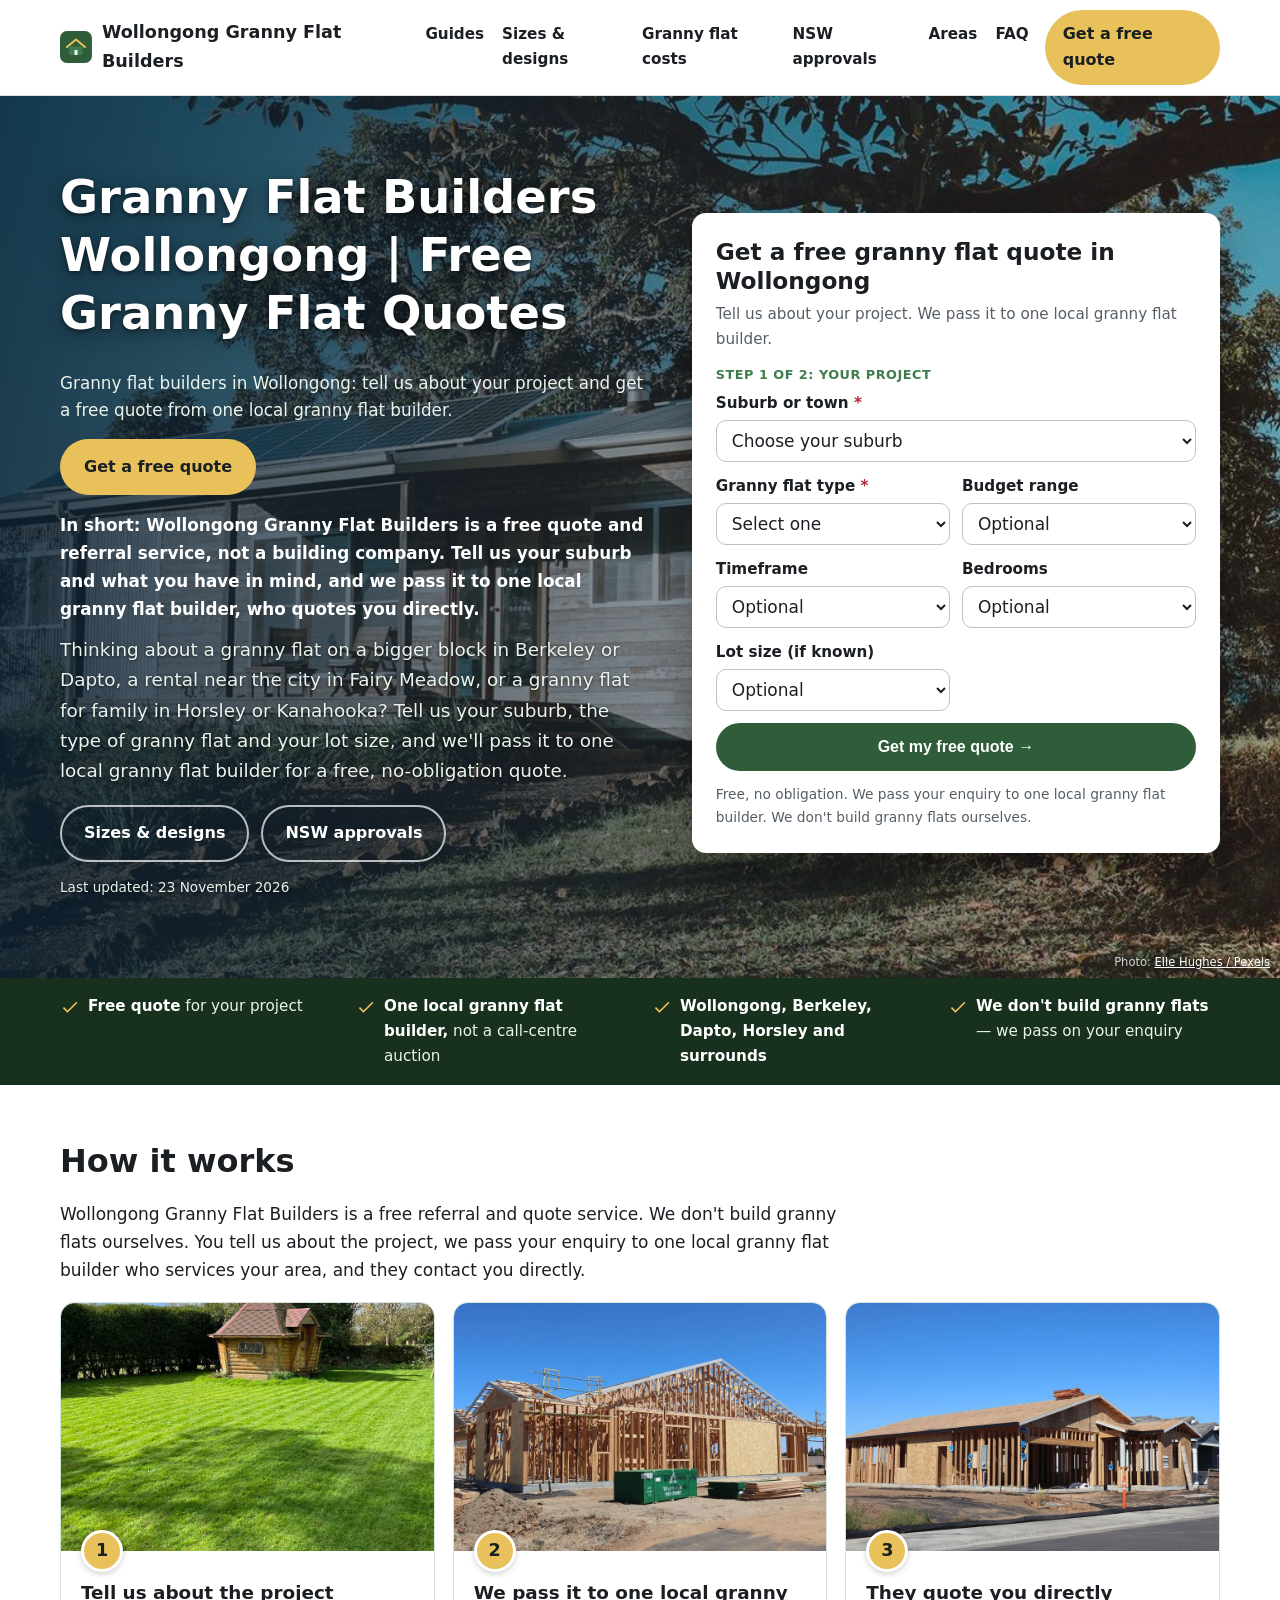
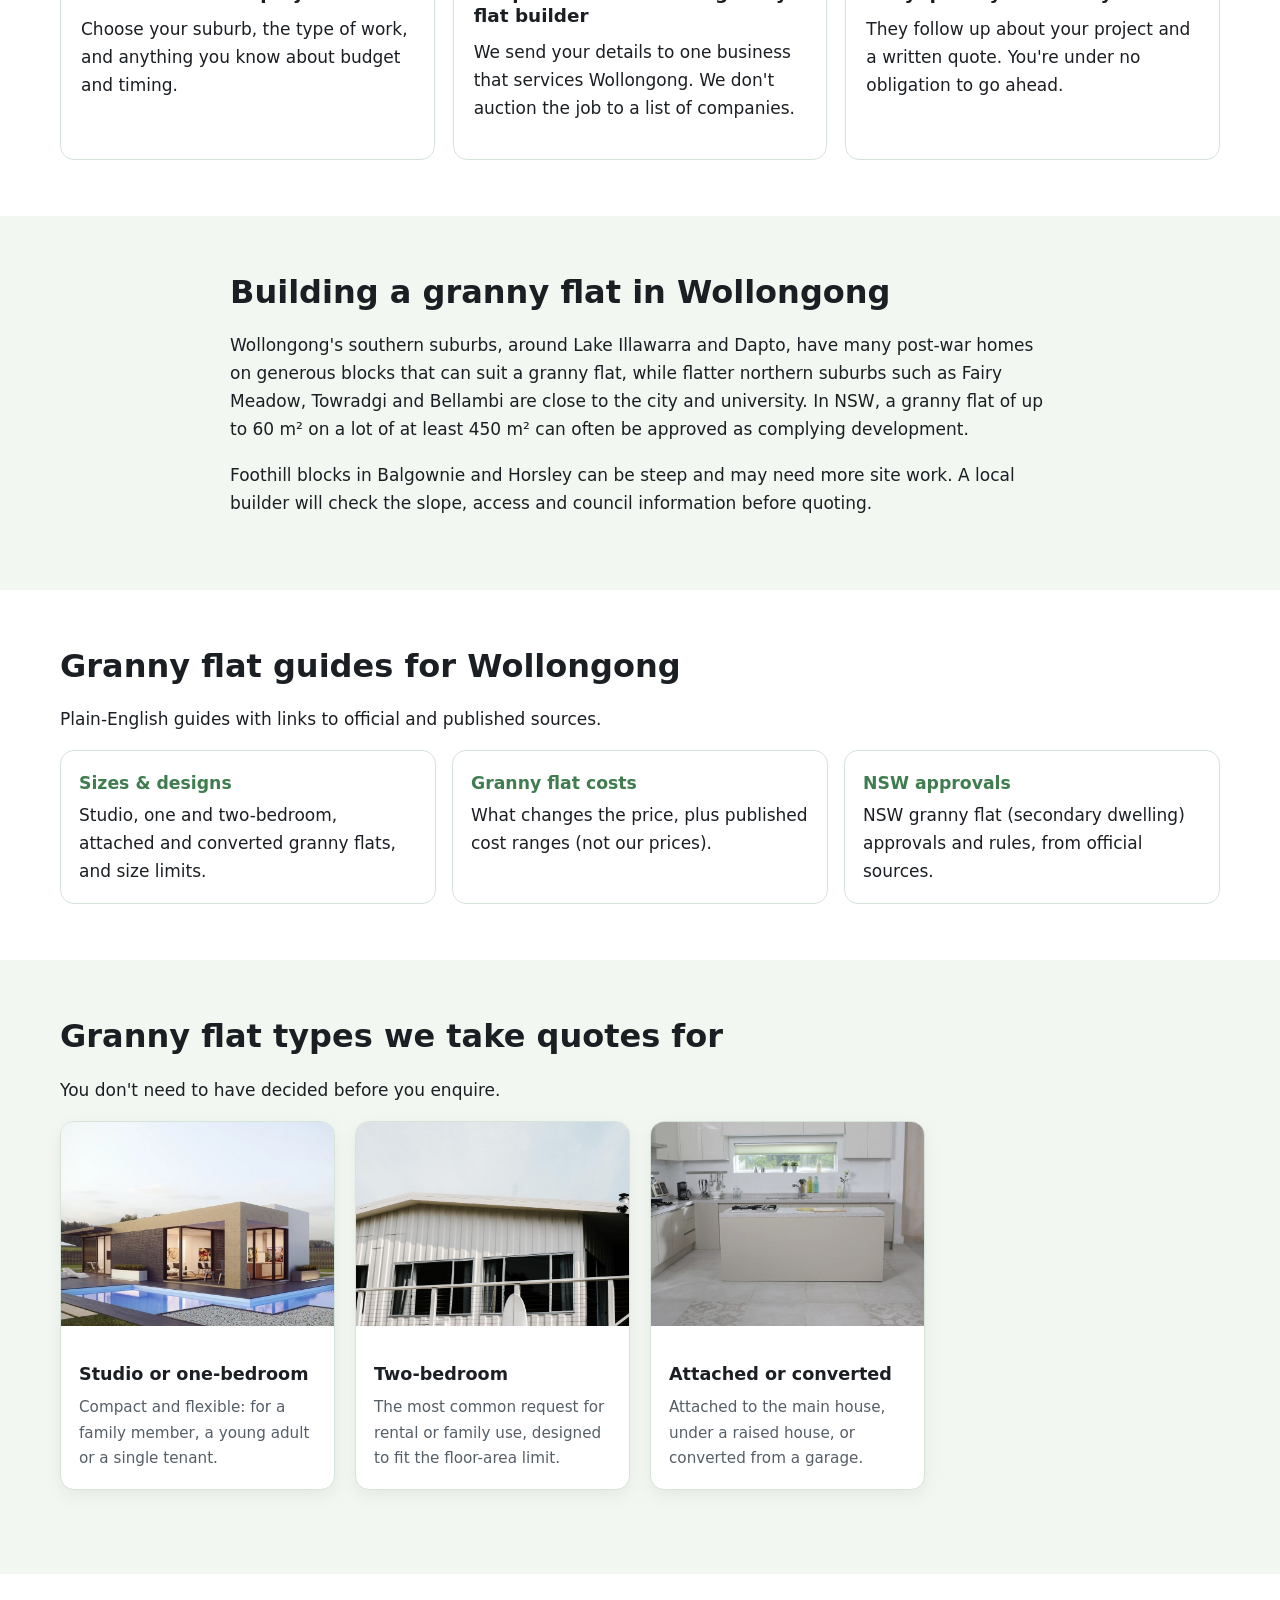
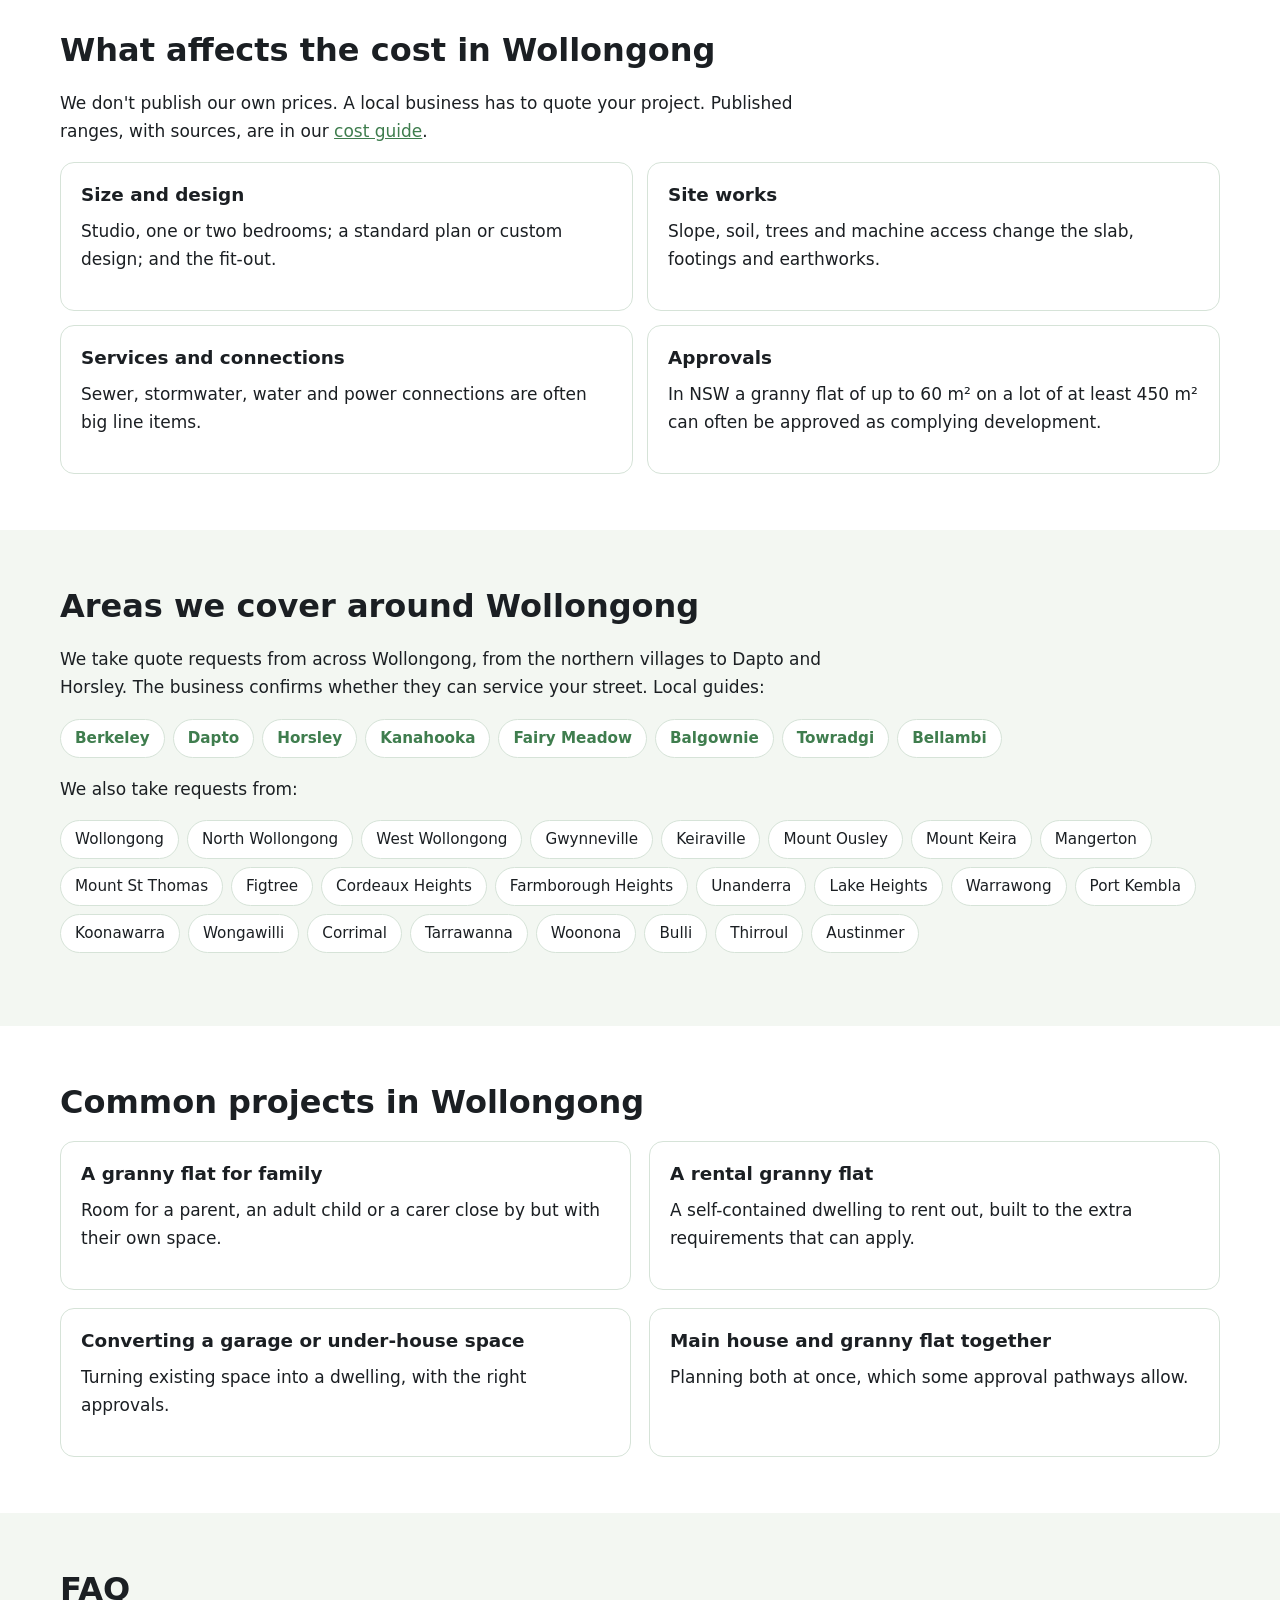
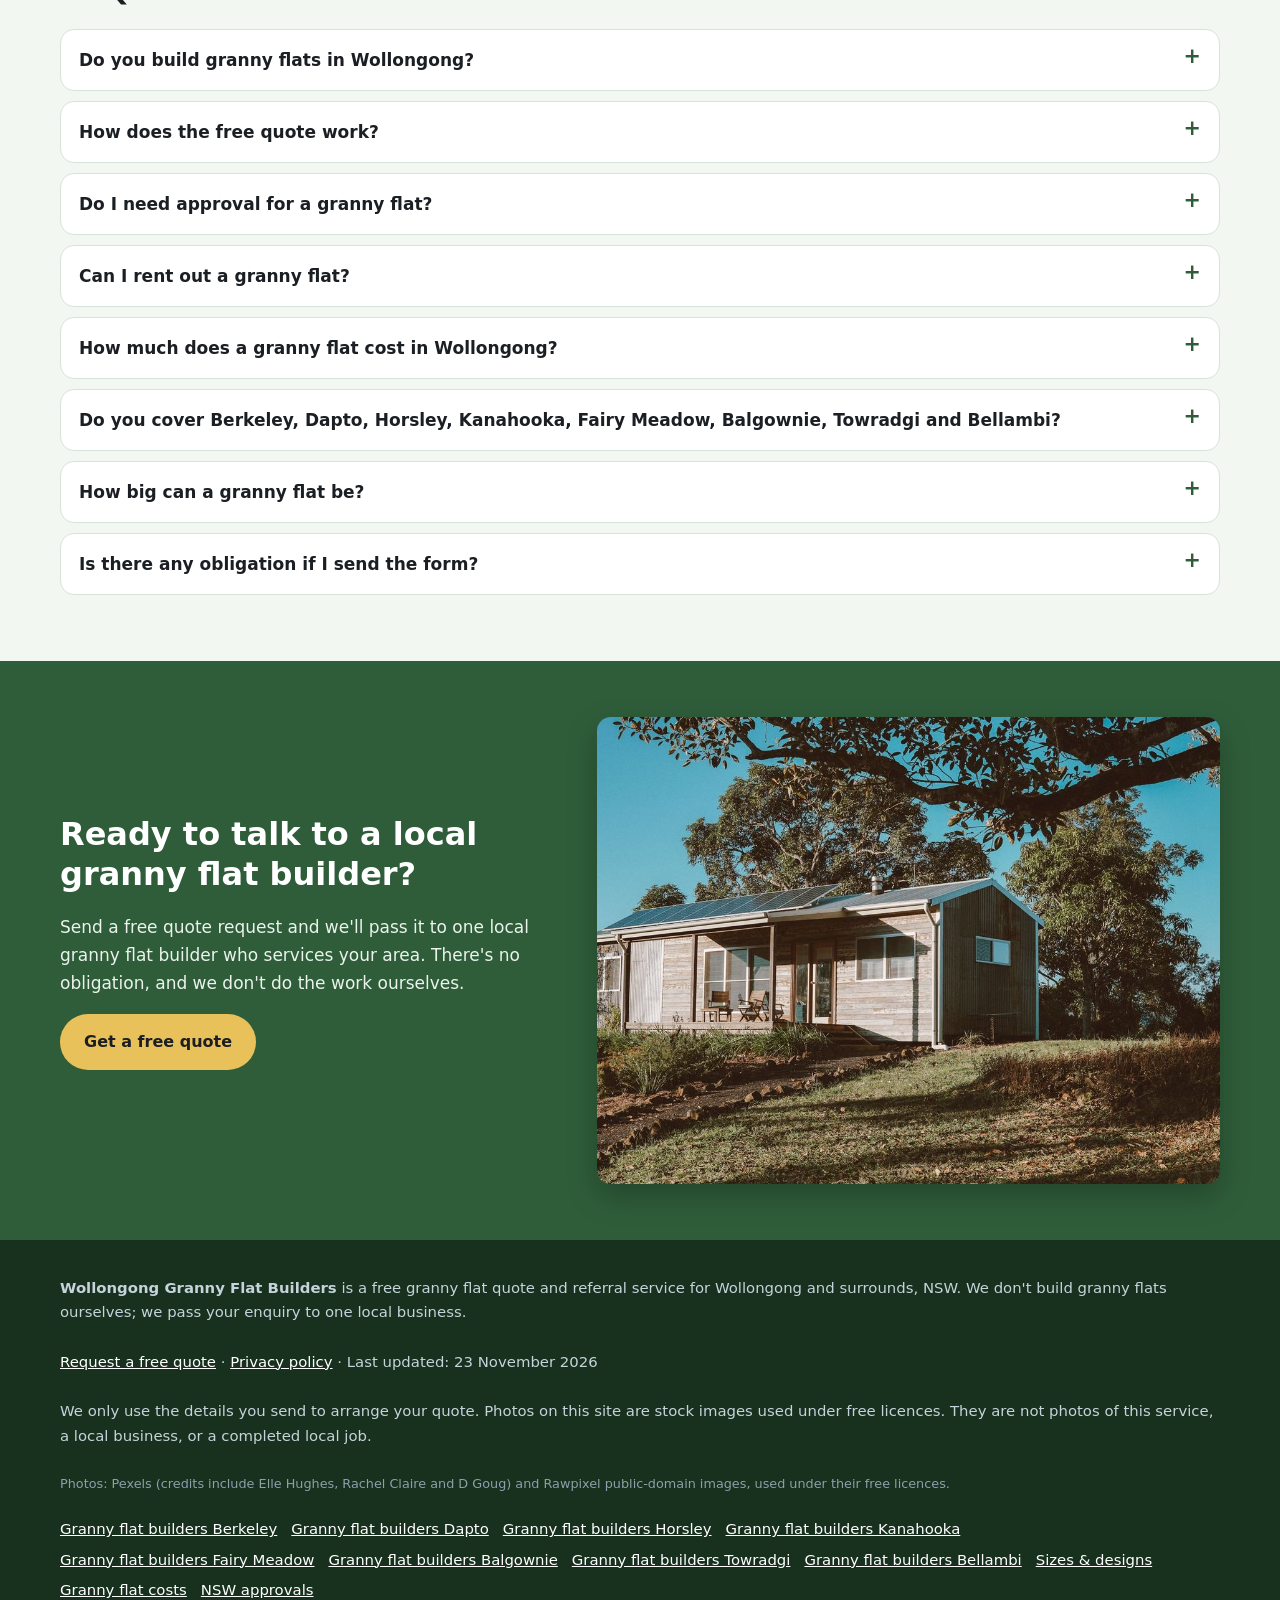
<file: index.html>
<!doctype html>
<html lang="en-AU">
<head>
<meta charset="utf-8">
<!-- Search Console verification meta tag goes here once the property is created -->
<meta name="viewport" content="width=device-width, initial-scale=1">
<title>Granny Flat Builders Wollongong | Free Granny Flat Quotes</title>
<meta name="description" content="Granny flat builders in Wollongong, including Berkeley, Dapto, Horsley, Kanahooka, Fairy Meadow, Balgownie, Towradgi and Bellambi. Get a free quote from one local granny flat builder. We don&#x27;t build granny flats ourselves.">
<link rel="canonical" href="https://wollongonggrannyflatbuilders.com.au/">
<link rel="icon" href="/favicon.svg" type="image/svg+xml">
<meta name="theme-color" content="#2f5d3a">
<meta property="og:type" content="website">
<meta property="og:locale" content="en_AU">
<meta property="og:site_name" content="Wollongong Granny Flat Builders">
<meta property="og:title" content="Granny Flat Builders Wollongong | Free Granny Flat Quotes">
<meta property="og:description" content="Granny flat builders in Wollongong, including Berkeley, Dapto, Horsley, Kanahooka, Fairy Meadow, Balgownie, Towradgi and Bellambi. Get a free quote from one local granny flat builder. We don&#x27;t build granny flats ourselves.">
<meta property="og:url" content="https://wollongonggrannyflatbuilders.com.au/">
<meta property="og:image" content="https://wollongonggrannyflatbuilders.com.au/img/hero.jpg">
<meta name="twitter:card" content="summary_large_image">
<meta name="twitter:image" content="https://wollongonggrannyflatbuilders.com.au/img/hero.jpg">
<script>document.documentElement.classList.add('js')</script>
<link rel="stylesheet" href="/styles.css">
<!-- GA4 Measurement ID G-FY9GZ0JT7L -->
<script async src="https://www.googletagmanager.com/gtag/js?id=G-FY9GZ0JT7L"></script>
<script>window.dataLayer=window.dataLayer||[];function gtag(){dataLayer.push(arguments);}gtag('js',new Date());gtag('config','G-FY9GZ0JT7L');</script>
<script type="application/ld+json">
{
 "@context": "https://schema.org",
 "@type": "WebPage",
 "@id": "https://wollongonggrannyflatbuilders.com.au/#webpage",
 "url": "https://wollongonggrannyflatbuilders.com.au/",
 "name": "Granny Flat Builders Wollongong | Free Granny Flat Quotes",
 "description": "Granny flat builders in Wollongong, including Berkeley, Dapto, Horsley, Kanahooka, Fairy Meadow, Balgownie, Towradgi and Bellambi. Get a free quote from one local granny flat builder. We don't build granny flats ourselves.",
 "inLanguage": "en-AU",
 "dateModified": "2026-11-23",
 "isPartOf": {
  "@id": "https://wollongonggrannyflatbuilders.com.au/#website"
 },
 "about": {
  "@id": "https://wollongonggrannyflatbuilders.com.au/#business"
 }
}
</script>
<script type="application/ld+json">
{
 "@context": "https://schema.org",
 "@type": "LocalBusiness",
 "@id": "https://wollongonggrannyflatbuilders.com.au/#business",
 "name": "Wollongong Granny Flat Builders",
 "url": "https://wollongonggrannyflatbuilders.com.au/",
 "description": "Granny flat builders in Wollongong, including Berkeley, Dapto, Horsley, Kanahooka, Fairy Meadow, Balgownie, Towradgi and Bellambi. Get a free quote from one local granny flat builder. We don't build granny flats ourselves. A free referral and quote service. It doesn't build granny flats; one local business quotes and does the work.",
 "image": "https://wollongonggrannyflatbuilders.com.au/img/hero.jpg",
 "areaServed": [
  {
   "@type": "Place",
   "name": "Wollongong, NSW"
  },
  {
   "@type": "Place",
   "name": "Berkeley, NSW"
  },
  {
   "@type": "Place",
   "name": "Dapto, NSW"
  },
  {
   "@type": "Place",
   "name": "Horsley, NSW"
  },
  {
   "@type": "Place",
   "name": "Kanahooka, NSW"
  },
  {
   "@type": "Place",
   "name": "Fairy Meadow, NSW"
  },
  {
   "@type": "Place",
   "name": "Balgownie, NSW"
  },
  {
   "@type": "Place",
   "name": "Towradgi, NSW"
  },
  {
   "@type": "Place",
   "name": "Bellambi, NSW"
  }
 ]
}
</script>
<script type="application/ld+json">
{
 "@context": "https://schema.org",
 "@type": "WebSite",
 "@id": "https://wollongonggrannyflatbuilders.com.au/#website",
 "name": "Wollongong Granny Flat Builders",
 "url": "https://wollongonggrannyflatbuilders.com.au/",
 "inLanguage": "en-AU",
 "dateModified": "2026-11-23"
}
</script>
<script type="application/ld+json">
{
 "@context": "https://schema.org",
 "@type": "Service",
 "@id": "https://wollongonggrannyflatbuilders.com.au/#service",
 "name": "Granny flat quotes in Wollongong",
 "serviceType": "Granny flat builder referral and quote service",
 "url": "https://wollongonggrannyflatbuilders.com.au/",
 "provider": {
  "@id": "https://wollongonggrannyflatbuilders.com.au/#business"
 },
 "areaServed": [
  {
   "@type": "Place",
   "name": "Wollongong, NSW"
  },
  {
   "@type": "Place",
   "name": "Berkeley, NSW"
  },
  {
   "@type": "Place",
   "name": "Dapto, NSW"
  },
  {
   "@type": "Place",
   "name": "Horsley, NSW"
  },
  {
   "@type": "Place",
   "name": "Kanahooka, NSW"
  },
  {
   "@type": "Place",
   "name": "Fairy Meadow, NSW"
  },
  {
   "@type": "Place",
   "name": "Balgownie, NSW"
  },
  {
   "@type": "Place",
   "name": "Towradgi, NSW"
  },
  {
   "@type": "Place",
   "name": "Bellambi, NSW"
  }
 ]
}
</script>
<script type="application/ld+json">
{
 "@context": "https://schema.org",
 "@type": "FAQPage",
 "mainEntity": [
  {
   "@type": "Question",
   "name": "Do you build granny flats in Wollongong?",
   "acceptedAnswer": {
    "@type": "Answer",
    "text": "No. Wollongong Granny Flat Builders is a free quote and referral service. We pass your enquiry to one local granny flat builder who services your area, and they contact you directly."
   }
  },
  {
   "@type": "Question",
   "name": "How does the free quote work?",
   "acceptedAnswer": {
    "@type": "Answer",
    "text": "Tell us your suburb, the type of granny flat, how many bedrooms and your lot size if you know it. We send that to one local builder, who follows up about your block and a written quote. There's no charge and no obligation."
   }
  },
  {
   "@type": "Question",
   "name": "Do I need approval for a granny flat?",
   "acceptedAnswer": {
    "@type": "Answer",
    "text": "In NSW, a granny flat of up to 60 m² on a lot of at least 450 m² can often be approved as complying development if it meets all the Housing SEPP standards. Otherwise you lodge a DA with council. See our NSW granny flat approvals guide."
   }
  },
  {
   "@type": "Question",
   "name": "Can I rent out a granny flat?",
   "acceptedAnswer": {
    "@type": "Answer",
    "text": "Yes, granny flats in NSW can be rented out, but the lot can't be subdivided and there can only be one principal and one secondary dwelling. Talk to an accountant about tax before you rent it."
   }
  },
  {
   "@type": "Question",
   "name": "How much does a granny flat cost in Wollongong?",
   "acceptedAnswer": {
    "@type": "Answer",
    "text": "It depends on size, design, the site, services and inclusions. We don't publish our own prices. Our granny flat cost guide links to published national ranges."
   }
  },
  {
   "@type": "Question",
   "name": "Do you cover Berkeley, Dapto, Horsley, Kanahooka, Fairy Meadow, Balgownie, Towradgi and Bellambi?",
   "acceptedAnswer": {
    "@type": "Answer",
    "text": "Yes. We take requests from across Wollongong and nearby areas. The builder confirms whether they can service your street."
   }
  },
  {
   "@type": "Question",
   "name": "How big can a granny flat be?",
   "acceptedAnswer": {
    "@type": "Answer",
    "text": "It depends on the state, the approval pathway and your lot. See our sizes and designs guide for the local limits."
   }
  },
  {
   "@type": "Question",
   "name": "Is there any obligation if I send the form?",
   "acceptedAnswer": {
    "@type": "Answer",
    "text": "No. The request is free, and you don't have to accept the quote."
   }
  }
 ]
}
</script>
</head>
<body>
<a class="skip-link" href="#main">Skip to content</a>
<header class="site-header">
  <div class="wrap">
    <a class="brand" href="/" aria-label="Wollongong Granny Flat Builders home">
      <svg viewBox="0 0 64 64" aria-hidden="true"><rect width="64" height="64" rx="14" fill="#2f5d3a"/><path d="M14 32 32 17l18 15" fill="none" stroke="#e8c15a" stroke-width="4" stroke-linecap="round" stroke-linejoin="round"/><rect x="19" y="31" width="26" height="17" rx="2" fill="#3f7d4e"/><rect x="29" y="38" width="6" height="10" fill="#f3f7f2"/></svg>
      Wollongong Granny Flat Builders
    </a>
    <nav class="nav" aria-label="Main">
      <a href="/#guides">Guides</a><a href="/granny-flat-designs/">Sizes &amp; designs</a><a href="/granny-flat-costs/">Granny flat costs</a><a href="/nsw-granny-flat-approvals/">NSW approvals</a><a href="/#areas">Areas</a><a href="/#faq">FAQ</a>
    </nav>
    <a class="btn btn-call header-call" href="#quote">Get a free quote</a>
  </div>
</header>
<main id="main">
<section class="hero" aria-labelledby="h1">
  <picture class="hero-bg">
    <source media="(max-width: 700px)" srcset="/img/hero-mobile.jpg" width="684" height="720">
    <img src="/img/hero.jpg" width="1280" height="720" alt="Small single-storey weatherboard home with solar panels among trees" fetchpriority="high" decoding="async">
  </picture>
  <div class="wrap hero-grid">
    <div class="hero-copy">
      <h1 id="h1">Granny Flat Builders Wollongong | Free Granny Flat Quotes</h1>
      <p class="h3-tag">Granny flat builders in Wollongong: tell us about your project and get a free quote from one local granny flat builder.</p>
      <p class="h3-cta"><a class="btn btn-call btn-xl" href="#quote">Get a free quote</a></p>
      <p class="summary">In short: Wollongong Granny Flat Builders is a free quote and referral service, not a building company. Tell us your suburb and what you have in mind, and we pass it to one local granny flat builder, who quotes you directly.</p>
      <p class="lead">Thinking about a granny flat on a bigger block in Berkeley or Dapto, a rental near the city in Fairy Meadow, or a granny flat for family in Horsley or Kanahooka? Tell us your suburb, the type of granny flat and your lot size, and we&#x27;ll pass it to one local granny flat builder for a free, no-obligation quote.</p>
      <div class="ctas"><a class="btn btn-ghost" href="/granny-flat-designs/">Sizes &amp; designs</a><a class="btn btn-ghost" href="/nsw-granny-flat-approvals/">NSW approvals</a></div>
      <p class="updated">Last updated: 23 November 2026</p>
    </div>
    <div class="hero-form-card" id="quote">
      <h2 id="quote-h">Get a free granny flat quote in Wollongong</h2>
      <p class="form-intro">Tell us about your project. We pass it to one local granny flat builder.</p>
      <form class="quote-form two-step" id="quote-form" data-form="granny_flat_quote" action="https://formsubmit.co/quotes@wollongonggrannyflatbuilders.com.au" method="post" novalidate>
        <input type="hidden" name="_subject" value="New quote request – wollongonggrannyflatbuilders.com.au">
        <input type="hidden" name="_captcha" value="true">
        <input type="hidden" name="_template" value="table">
        <input type="hidden" name="_next" value="https://wollongonggrannyflatbuilders.com.au/thanks.html?lead=1">
        <input type="hidden" name="_autoresponse" value="Thanks for your granny flat request. We&#x27;ve received it and are passing it to a local granny flat builder, who&#x27;ll be in touch about your project.">
        <input type="text" name="_honey" style="display:none" tabindex="-1" autocomplete="off" aria-hidden="true">
        <input type="hidden" name="source" value="wollongonggrannyflatbuilders.com.au">
        <fieldset class="step step-1">
          <legend class="step-label">Step 1 of 2: your project</legend>
          <div class="full"><label for="suburb">Suburb or town <span class="req" aria-hidden="true">*</span></label>
            <select id="suburb" name="suburb" required><option value="">Choose your suburb</option><option>Wollongong</option><option>North Wollongong</option><option>West Wollongong</option><option>Gwynneville</option><option>Keiraville</option><option>Mount Ousley</option><option>Mount Keira</option><option>Mangerton</option><option>Mount St Thomas</option><option>Figtree</option><option>Cordeaux Heights</option><option>Farmborough Heights</option><option>Unanderra</option><option>Berkeley</option><option>Lake Heights</option><option>Warrawong</option><option>Port Kembla</option><option>Kanahooka</option><option>Koonawarra</option><option>Dapto</option><option>Horsley</option><option>Wongawilli</option><option>Fairy Meadow</option><option>Towradgi</option><option>Balgownie</option><option>Corrimal</option><option>Tarrawanna</option><option>Bellambi</option><option>Woonona</option><option>Bulli</option><option>Thirroul</option><option>Austinmer</option><option value="Other">Other (tell us below)</option></select></div>
          <div class="full other-wrap"><label for="suburb_other">Other suburb or town</label><input id="suburb_other" name="suburb_other" type="text" autocomplete="address-level2"></div>
          <div><label for="proj_type">Granny flat type <span class="req" aria-hidden="true">*</span></label>
            <select id="proj_type" name="granny_flat_type" required><option value="">Select one</option><option>Detached (freestanding)</option><option>Attached to the house</option><option>Garage or under-house conversion</option><option>Not sure</option></select></div>
          <div><label for="budget">Budget range</label>
            <select id="budget" name="budget"><option value="">Optional</option><option>Under $100,000</option><option>$100,000–$150,000</option><option>$150,000–$200,000</option><option>$200,000 or more</option><option>Not sure / want advice</option></select></div>
          <div><label for="timeframe">Timeframe</label>
            <select id="timeframe" name="timeframe"><option value="">Optional</option><option>ASAP / within a month</option><option>Next 1–3 months</option><option>3–6 months</option><option>6–12 months</option><option>Just researching</option></select></div>
          <div><label for="extra1">Bedrooms</label>
            <select id="extra1" name="bedrooms"><option value="">Optional</option><option>Studio</option><option>1 bedroom</option><option>2 bedrooms</option><option>Not sure</option></select></div>
          <div><label for="extra2">Lot size (if known)</label>
            <select id="extra2" name="lot_size"><option value="">Optional</option><option>Under 450 m²</option><option>450–600 m²</option><option>Over 600 m²</option><option>Not sure</option></select></div>
          <div class="full js-only"><button class="btn btn-primary btn-block" type="button" id="to-step-2">Get my free quote →</button></div>
          <p class="microcopy full">Free, no obligation. We pass your enquiry to one local granny flat builder. We don't build granny flats ourselves.</p>
          <p class="form-error full" id="step1-error" role="alert" hidden>Please choose your suburb and granny flat type.</p>
        </fieldset>
        <fieldset class="step step-2" id="step-2">
          <legend class="step-label">Step 2 of 2: your details</legend>
          <div><label for="name">Name <span class="req" aria-hidden="true">*</span></label><input id="name" name="name" type="text" autocomplete="name" required></div>
          <div><label for="phone">Phone <span class="req" aria-hidden="true">*</span></label><input id="phone" name="phone" type="tel" autocomplete="tel" inputmode="tel" required></div>
          <div class="full"><label for="email">Email <span class="req" aria-hidden="true">*</span></label><input id="email" name="email" type="email" autocomplete="email" required></div>
          <div class="full"><label for="message">Anything else we should pass on?</label><textarea id="message" name="message" rows="2" placeholder="e.g. two-bedroom granny flat in Berkeley, about 650 m² block, for family"></textarea></div>
          <p class="consent full">By sending this form you agree we can share your details with one local granny flat builder so they can quote for your project. See our <a href="/privacy.html">privacy policy</a>.</p>
          <div class="full step2-actions"><button class="btn btn-primary" type="submit">Send my quote request</button><button class="btn-link js-only" type="button" id="back-1">← Back</button></div>
        </fieldset>
      </form>
    </div>
  </div>
  <p class="photo-credit">Photo: <a href="https://www.pexels.com/photo/wooden-house-with-solar-panels-near-green-trees-4501786/" rel="noopener">Elle Hughes / Pexels</a></p>
</section>
<section class="trust" aria-label="Why use this service">
  <ul class="wrap trust-list">
    <li><svg viewBox="0 0 24 24" aria-hidden="true"><path fill="currentColor" d="M9 16.2 4.8 12l-1.4 1.4L9 19 21 7l-1.4-1.4z"/></svg><span><strong>Free quote</strong> for your project</span></li>
    <li><svg viewBox="0 0 24 24" aria-hidden="true"><path fill="currentColor" d="M9 16.2 4.8 12l-1.4 1.4L9 19 21 7l-1.4-1.4z"/></svg><span><strong>One local granny flat builder,</strong> not a call-centre auction</span></li>
    <li><svg viewBox="0 0 24 24" aria-hidden="true"><path fill="currentColor" d="M9 16.2 4.8 12l-1.4 1.4L9 19 21 7l-1.4-1.4z"/></svg><span><strong>Wollongong, Berkeley, Dapto, Horsley and surrounds</strong></span></li>
    <li><svg viewBox="0 0 24 24" aria-hidden="true"><path fill="currentColor" d="M9 16.2 4.8 12l-1.4 1.4L9 19 21 7l-1.4-1.4z"/></svg><span><strong>We don't build granny flats</strong> — we pass on your enquiry</span></li>
  </ul>
</section>
<section id="how" aria-labelledby="how-h">
  <div class="wrap">
    <h2 id="how-h">How it works</h2>
    <p class="intro">Wollongong Granny Flat Builders is a free referral and quote service. We don't build granny flats ourselves. You tell us about the project, we pass your enquiry to one local granny flat builder who services your area, and they contact you directly.</p>
    <div class="grid grid-3">
      <article class="card step-card">
        <div class="step-img"><img src="/img/step1.jpg" width="900" height="600" alt="Illustration for telling us about your project" loading="lazy" decoding="async"></div>
        <div class="step-body"><span class="step-num">1</span><h3>Tell us about the project</h3><p>Choose your suburb, the type of work, and anything you know about budget and timing.</p></div>
      </article>
      <article class="card step-card">
        <div class="step-img"><img src="/img/step2.jpg" width="900" height="600" alt="Illustration for passing the enquiry to a local business" loading="lazy" decoding="async"></div>
        <div class="step-body"><span class="step-num">2</span><h3>We pass it to one local granny flat builder</h3><p>We send your details to one business that services Wollongong. We don't auction the job to a list of companies.</p></div>
      </article>
      <article class="card step-card">
        <div class="step-img"><img src="/img/step3.jpg" width="900" height="600" alt="Illustration for a site visit and written quote" loading="lazy" decoding="async"></div>
        <div class="step-body"><span class="step-num">3</span><h3>They quote you directly</h3><p>They follow up about your project and a written quote. You're under no obligation to go ahead.</p></div>
      </article>
    </div>
  </div>
</section>
<section class="alt" id="local" aria-labelledby="local-h">
  <div class="wrap narrow-copy">
    <h2 id="local-h">Building a granny flat in Wollongong</h2>
    <p>Wollongong's southern suburbs, around Lake Illawarra and Dapto, have many post-war homes on generous blocks that can suit a granny flat, while flatter northern suburbs such as Fairy Meadow, Towradgi and Bellambi are close to the city and university. In NSW, a granny flat of up to 60 m² on a lot of at least 450 m² can often be approved as complying development.</p><p>Foothill blocks in Balgownie and Horsley can be steep and may need more site work. A local builder will check the slope, access and council information before quoting.</p>
  </div>
</section>
<section id="guides" aria-labelledby="guides-h">
  <div class="wrap">
    <h2 id="guides-h">Granny flat guides for Wollongong</h2>
    <p class="intro">Plain-English guides with links to official and published sources.</p>
    <div class="guide-cards"><a href="/granny-flat-designs/"><strong>Sizes &amp; designs</strong> Studio, one and two-bedroom, attached and converted granny flats, and size limits.</a><a href="/granny-flat-costs/"><strong>Granny flat costs</strong> What changes the price, plus published cost ranges (not our prices).</a><a href="/nsw-granny-flat-approvals/"><strong>NSW approvals</strong> NSW granny flat (secondary dwelling) approvals and rules, from official sources.</a></div>
  </div>
</section>
<section class="alt" id="types" aria-labelledby="types-h">
  <div class="wrap">
    <h2 id="types-h">Granny flat types we take quotes for</h2>
    <p class="intro">You don't need to have decided before you enquire.</p>
    <div class="photo-cards type-grid">
      <a class="photo-card" href="/granny-flat-designs/"><span class="pc-img"><img src="/img/type1.jpg" width="900" height="675" alt="Small modern single-storey building beside a pool" loading="lazy" decoding="async"></span><span class="pc-body"><strong class="pc-title">Studio or one-bedroom</strong><span class="pc-text">Compact and flexible: for a family member, a young adult or a single tenant.</span></span></a>
      <a class="photo-card" href="/granny-flat-designs/"><span class="pc-img"><img src="/img/type2.jpg" width="900" height="675" alt="White weatherboard home with large windows" loading="lazy" decoding="async"></span><span class="pc-body"><strong class="pc-title">Two-bedroom</strong><span class="pc-text">The most common request for rental or family use, designed to fit the floor-area limit.</span></span></a>
      <a class="photo-card" href="/granny-flat-designs/"><span class="pc-img"><img src="/img/type3.jpg" width="900" height="675" alt="Compact modern kitchen in a small dwelling" loading="lazy" decoding="async"></span><span class="pc-body"><strong class="pc-title">Attached or converted</strong><span class="pc-text">Attached to the main house, under a raised house, or converted from a garage.</span></span></a>
    </div>
  </div>
</section>
<section id="costs" aria-labelledby="costs-h">
  <div class="wrap">
    <h2 id="costs-h">What affects the cost in Wollongong</h2>
    <p class="intro">We don't publish our own prices. A local business has to quote your project. Published ranges, with sources, are in our <a href="/granny-flat-costs/">cost guide</a>.</p>
    <div class="factor-grid"><article class="card"><h3>Size and design</h3><p>Studio, one or two bedrooms; a standard plan or custom design; and the fit-out.</p></article><article class="card"><h3>Site works</h3><p>Slope, soil, trees and machine access change the slab, footings and earthworks.</p></article><article class="card"><h3>Services and connections</h3><p>Sewer, stormwater, water and power connections are often big line items.</p></article><article class="card"><h3>Approvals</h3><p>In NSW a granny flat of up to 60 m² on a lot of at least 450 m² can often be approved as complying development.</p></article></div>
  </div>
</section>
<section class="alt" id="areas" aria-labelledby="areas-h">
  <div class="wrap">
    <h2 id="areas-h">Areas we cover around Wollongong</h2>
    <p class="intro">We take quote requests from across Wollongong, from the northern villages to Dapto and Horsley. The business confirms whether they can service your street. Local guides:</p>
    <ul class="areas"><li><a href="/granny-flat-builders-berkeley/">Berkeley</a></li><li><a href="/granny-flat-builders-dapto/">Dapto</a></li><li><a href="/granny-flat-builders-horsley/">Horsley</a></li><li><a href="/granny-flat-builders-kanahooka/">Kanahooka</a></li><li><a href="/granny-flat-builders-fairy-meadow/">Fairy Meadow</a></li><li><a href="/granny-flat-builders-balgownie/">Balgownie</a></li><li><a href="/granny-flat-builders-towradgi/">Towradgi</a></li><li><a href="/granny-flat-builders-bellambi/">Bellambi</a></li></ul>
    <p class="intro">We also take requests from:</p>
    <ul class="areas"><li>Wollongong</li><li>North Wollongong</li><li>West Wollongong</li><li>Gwynneville</li><li>Keiraville</li><li>Mount Ousley</li><li>Mount Keira</li><li>Mangerton</li><li>Mount St Thomas</li><li>Figtree</li><li>Cordeaux Heights</li><li>Farmborough Heights</li><li>Unanderra</li><li>Lake Heights</li><li>Warrawong</li><li>Port Kembla</li><li>Koonawarra</li><li>Wongawilli</li><li>Corrimal</li><li>Tarrawanna</li><li>Woonona</li><li>Bulli</li><li>Thirroul</li><li>Austinmer</li></ul>
  </div>
</section>
<section id="jobs" aria-labelledby="jobs-h">
  <div class="wrap">
    <h2 id="jobs-h">Common projects in Wollongong</h2>
    <div class="grid grid-2"><article class="card"><h3>A granny flat for family</h3><p>Room for a parent, an adult child or a carer close by but with their own space.</p></article><article class="card"><h3>A rental granny flat</h3><p>A self-contained dwelling to rent out, built to the extra requirements that can apply.</p></article><article class="card"><h3>Converting a garage or under-house space</h3><p>Turning existing space into a dwelling, with the right approvals.</p></article><article class="card"><h3>Main house and granny flat together</h3><p>Planning both at once, which some approval pathways allow.</p></article></div>
  </div>
</section>
<section class="alt" id="faq" aria-labelledby="faq-h">
  <div class="wrap">
    <h2 id="faq-h">FAQ</h2>
    <details><summary>Do you build granny flats in Wollongong?</summary><p>No. Wollongong Granny Flat Builders is a free quote and referral service. We pass your enquiry to one local granny flat builder who services your area, and they contact you directly.</p></details>
<details><summary>How does the free quote work?</summary><p>Tell us your suburb, the type of granny flat, how many bedrooms and your lot size if you know it. We send that to one local builder, who follows up about your block and a written quote. There's no charge and no obligation.</p></details>
<details><summary>Do I need approval for a granny flat?</summary><p>In NSW, a granny flat of up to 60 m² on a lot of at least 450 m² can often be approved as complying development if it meets all the Housing SEPP standards. Otherwise you lodge a DA with council. See our <a href="/nsw-granny-flat-approvals/">NSW granny flat approvals guide</a>.</p></details>
<details><summary>Can I rent out a granny flat?</summary><p>Yes, granny flats in NSW can be rented out, but the lot can't be subdivided and there can only be one principal and one secondary dwelling. Talk to an accountant about tax before you rent it.</p></details>
<details><summary>How much does a granny flat cost in Wollongong?</summary><p>It depends on size, design, the site, services and inclusions. We don't publish our own prices. Our <a href="/granny-flat-costs/">granny flat cost guide</a> links to published national ranges.</p></details>
<details><summary>Do you cover Berkeley, Dapto, Horsley, Kanahooka, Fairy Meadow, Balgownie, Towradgi and Bellambi?</summary><p>Yes. We take requests from across Wollongong and nearby areas. The builder confirms whether they can service your street.</p></details>
<details><summary>How big can a granny flat be?</summary><p>It depends on the state, the approval pathway and your lot. See our <a href="/granny-flat-designs/">sizes and designs guide</a> for the local limits.</p></details>
<details><summary>Is there any obligation if I send the form?</summary><p>No. The request is free, and you don't have to accept the quote.</p></details>
  </div>
</section>
<section class="quote" id="close" aria-labelledby="close-h">
  <div class="wrap closing-grid">
    <div>
      <h2 id="close-h">Ready to talk to a local granny flat builder?</h2>
      <p>Send a free quote request and we'll pass it to one local granny flat builder who services your area. There's no obligation, and we don't do the work ourselves.</p>
      <p><a class="btn btn-call" href="#quote">Get a free quote</a></p>
    </div>
    <div class="closing-photo"><img src="/img/closing.jpg" width="1000" height="750" alt="Closing illustration" loading="lazy" decoding="async"></div>
  </div>
</section>
</main>
<footer class="site-footer">
  <div class="wrap">
    <p><strong>Wollongong Granny Flat Builders</strong> is a free granny flat quote and referral service for Wollongong and surrounds, NSW. We don't build granny flats ourselves; we pass your enquiry to one local business.</p>
    <p><a href="#quote">Request a free quote</a> · <a href="/privacy.html">Privacy policy</a> · Last updated: 23 November 2026</p>
    <p>We only use the details you send to arrange your quote. Photos on this site are stock images used under free licences. They are not photos of this service, a local business, or a completed local job.</p>
    <p class="credit-line">Photos: Pexels (credits include Elle Hughes, Rachel Claire and D Goug) and Rawpixel public-domain images, used under their free licences.</p>
    <p class="footer-links"><a href="/granny-flat-builders-berkeley/">Granny flat builders Berkeley</a> <a href="/granny-flat-builders-dapto/">Granny flat builders Dapto</a> <a href="/granny-flat-builders-horsley/">Granny flat builders Horsley</a> <a href="/granny-flat-builders-kanahooka/">Granny flat builders Kanahooka</a> <a href="/granny-flat-builders-fairy-meadow/">Granny flat builders Fairy Meadow</a> <a href="/granny-flat-builders-balgownie/">Granny flat builders Balgownie</a> <a href="/granny-flat-builders-towradgi/">Granny flat builders Towradgi</a> <a href="/granny-flat-builders-bellambi/">Granny flat builders Bellambi</a> <a href="/granny-flat-designs/">Sizes &amp; designs</a> <a href="/granny-flat-costs/">Granny flat costs</a> <a href="/nsw-granny-flat-approvals/">NSW approvals</a></p>
  </div>
</footer>

<div class="mobile-call" aria-label="Quick contact">
  <a class="btn btn-call" href="#quote">Get a free quote</a>
</div>
<script src="/form.js" defer></script>
<script>(function(){var b=document.querySelector('.mobile-call'),q=document.getElementById('quote');if(!b||!q||!('IntersectionObserver' in window))return;new IntersectionObserver(function(e){b.classList.toggle('mc-off',e[0].isIntersecting)},{threshold:.15}).observe(q)})();</script>

</body>
</html>
</file>
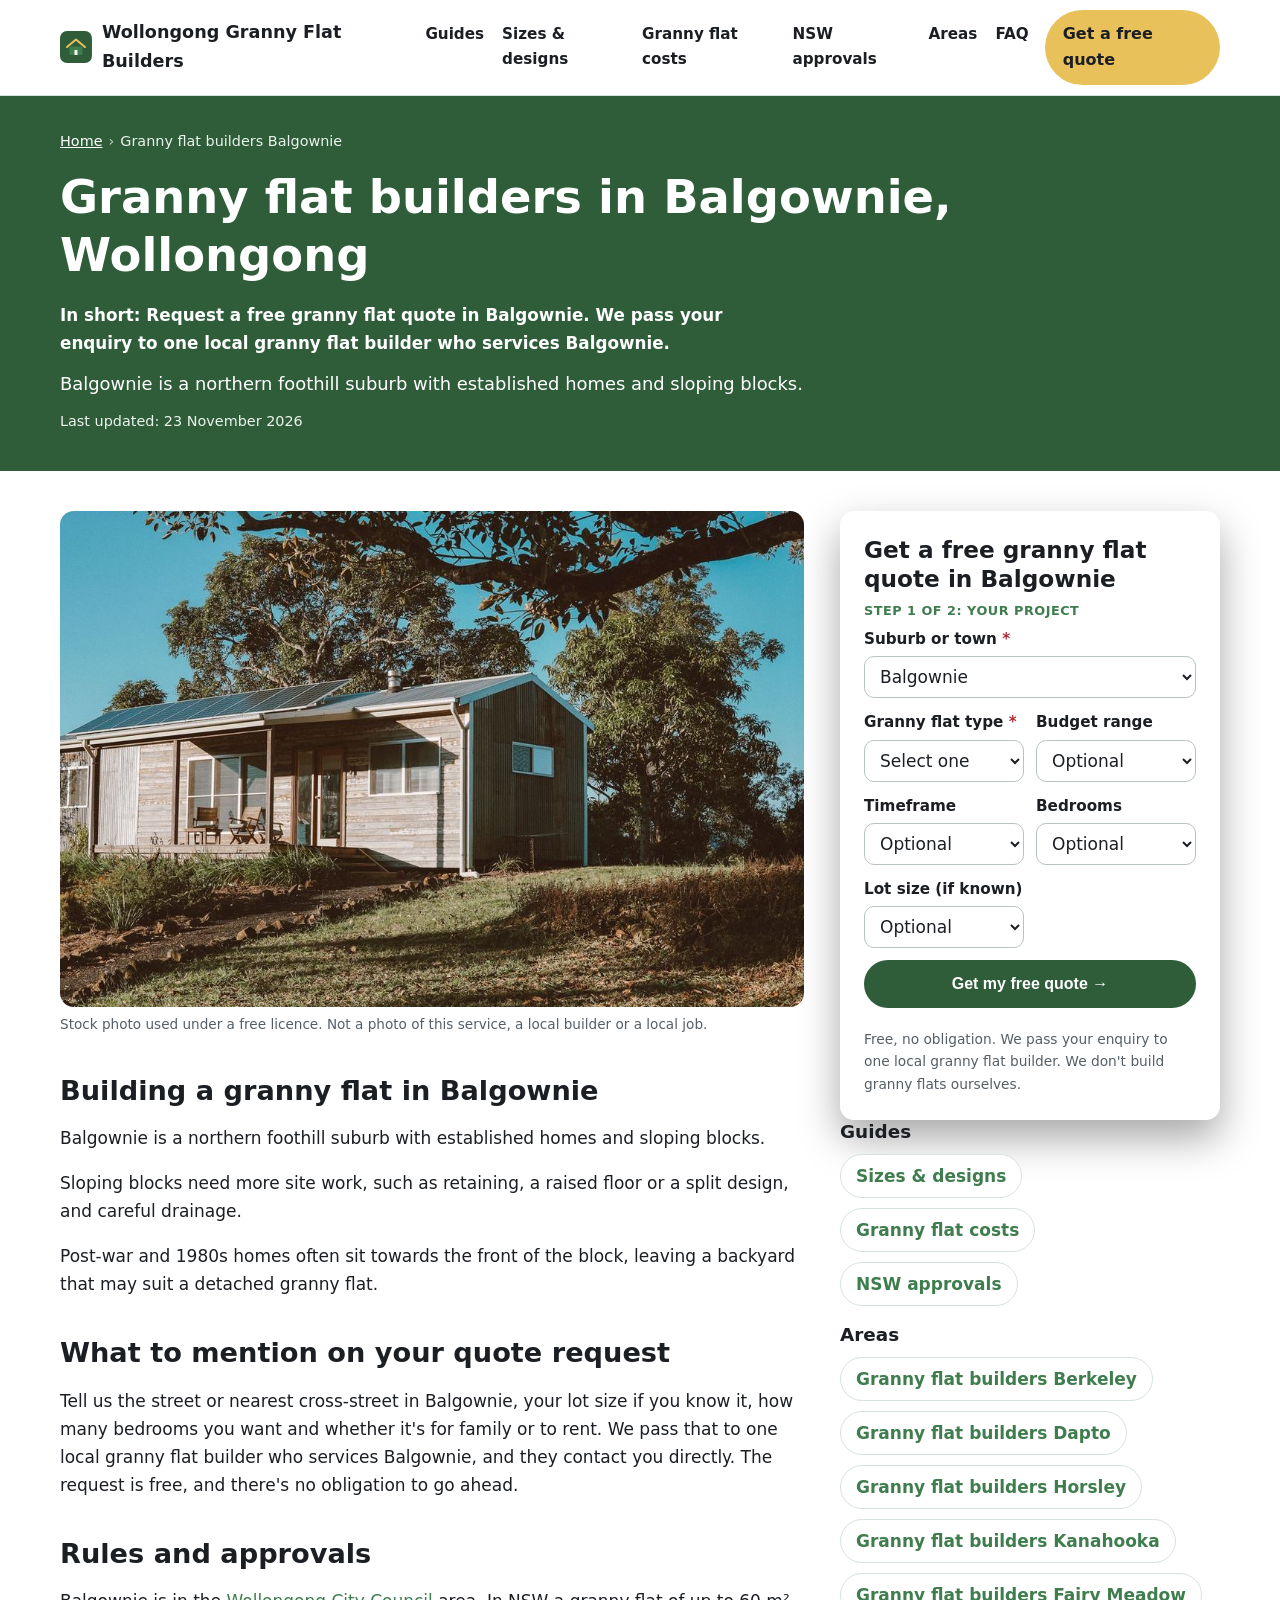
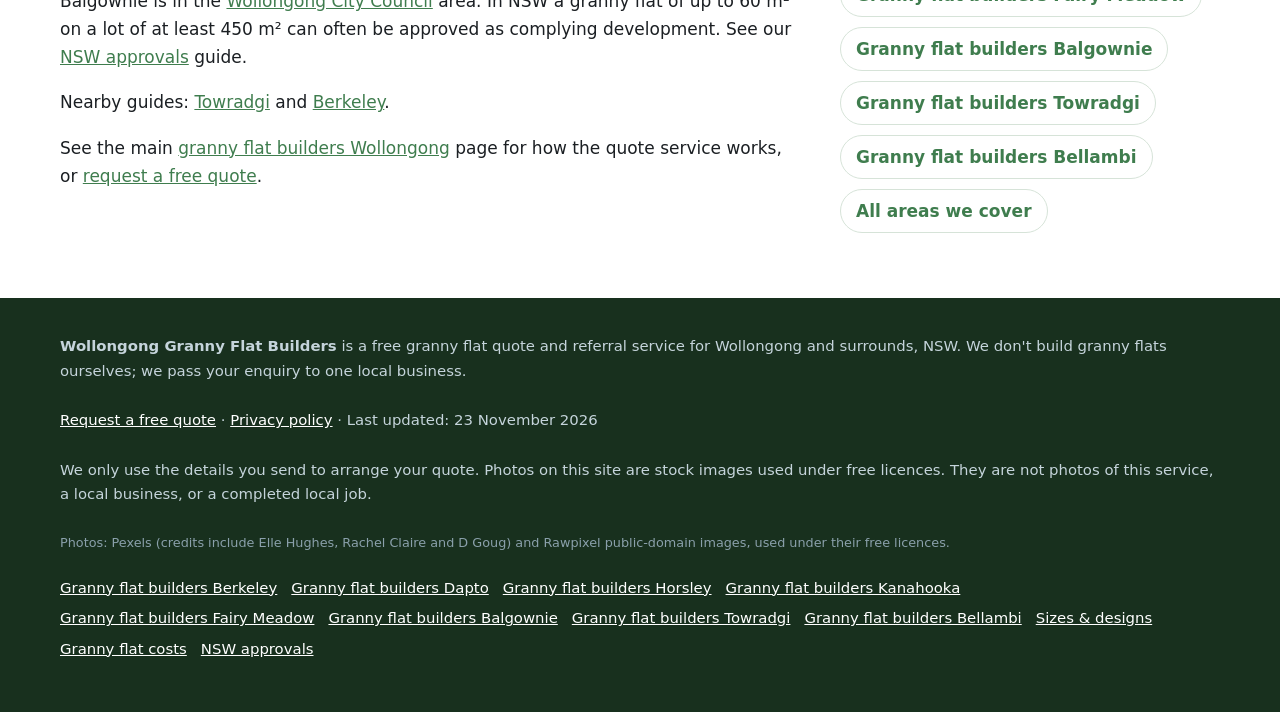
<file: granny-flat-builders-balgownie/index.html>
<!doctype html>
<html lang="en-AU">
<head>
<meta charset="utf-8">
<!-- Search Console verification meta tag goes here once the property is created -->
<meta name="viewport" content="width=device-width, initial-scale=1">
<title>Granny flat builders Balgownie | Free Granny Flat Quotes, Wollongong</title>
<meta name="description" content="Request a free granny flat quote in Balgownie. We pass your enquiry to one local granny flat builder who services Balgownie.">
<link rel="canonical" href="https://wollongonggrannyflatbuilders.com.au/granny-flat-builders-balgownie/">
<link rel="icon" href="/favicon.svg" type="image/svg+xml">
<meta name="theme-color" content="#2f5d3a">
<meta property="og:type" content="article">
<meta property="og:locale" content="en_AU">
<meta property="og:site_name" content="Wollongong Granny Flat Builders">
<meta property="og:title" content="Granny flat builders Balgownie | Free Granny Flat Quotes, Wollongong">
<meta property="og:description" content="Request a free granny flat quote in Balgownie. We pass your enquiry to one local granny flat builder who services Balgownie.">
<meta property="og:url" content="https://wollongonggrannyflatbuilders.com.au/granny-flat-builders-balgownie/">
<meta property="og:image" content="https://wollongonggrannyflatbuilders.com.au/img/hero.jpg">
<meta name="twitter:card" content="summary_large_image">
<meta name="twitter:image" content="https://wollongonggrannyflatbuilders.com.au/img/hero.jpg">
<script>document.documentElement.classList.add('js')</script>
<link rel="stylesheet" href="/styles.css">
<!-- GA4 Measurement ID G-FY9GZ0JT7L -->
<script async src="https://www.googletagmanager.com/gtag/js?id=G-FY9GZ0JT7L"></script>
<script>window.dataLayer=window.dataLayer||[];function gtag(){dataLayer.push(arguments);}gtag('js',new Date());gtag('config','G-FY9GZ0JT7L');</script>
<script type="application/ld+json">
{
 "@context": "https://schema.org",
 "@type": "WebPage",
 "@id": "https://wollongonggrannyflatbuilders.com.au/granny-flat-builders-balgownie/#webpage",
 "url": "https://wollongonggrannyflatbuilders.com.au/granny-flat-builders-balgownie/",
 "name": "Granny flat builders Balgownie | Free Granny Flat Quotes, Wollongong",
 "description": "Request a free granny flat quote in Balgownie. We pass your enquiry to one local granny flat builder who services Balgownie.",
 "inLanguage": "en-AU",
 "dateModified": "2026-11-23",
 "isPartOf": {
  "@id": "https://wollongonggrannyflatbuilders.com.au/#website"
 }
}
</script>
<script type="application/ld+json">
{
 "@context": "https://schema.org",
 "@type": "BreadcrumbList",
 "itemListElement": [
  {
   "@type": "ListItem",
   "position": 1,
   "name": "Home",
   "item": "https://wollongonggrannyflatbuilders.com.au/"
  },
  {
   "@type": "ListItem",
   "position": 2,
   "name": "Granny flat builders Balgownie",
   "item": "https://wollongonggrannyflatbuilders.com.au/granny-flat-builders-balgownie/"
  }
 ]
}
</script>
<script type="application/ld+json">
{
 "@context": "https://schema.org",
 "@type": "Service",
 "@id": "https://wollongonggrannyflatbuilders.com.au/granny-flat-builders-balgownie/#service",
 "name": "Granny flat builders Balgownie",
 "serviceType": "Granny flat builder referral and quote service",
 "url": "https://wollongonggrannyflatbuilders.com.au/granny-flat-builders-balgownie/",
 "provider": {
  "@type": "Organization",
  "name": "Wollongong Granny Flat Builders",
  "url": "https://wollongonggrannyflatbuilders.com.au/"
 },
 "areaServed": [
  {
   "@type": "Place",
   "name": "Balgownie, NSW"
  }
 ]
}
</script>
</head>
<body>
<a class="skip-link" href="#main">Skip to content</a>
<header class="site-header">
  <div class="wrap">
    <a class="brand" href="/" aria-label="Wollongong Granny Flat Builders home">
      <svg viewBox="0 0 64 64" aria-hidden="true"><rect width="64" height="64" rx="14" fill="#2f5d3a"/><path d="M14 32 32 17l18 15" fill="none" stroke="#e8c15a" stroke-width="4" stroke-linecap="round" stroke-linejoin="round"/><rect x="19" y="31" width="26" height="17" rx="2" fill="#3f7d4e"/><rect x="29" y="38" width="6" height="10" fill="#f3f7f2"/></svg>
      Wollongong Granny Flat Builders
    </a>
    <nav class="nav" aria-label="Main">
      <a href="/#guides">Guides</a><a href="/granny-flat-designs/">Sizes &amp; designs</a><a href="/granny-flat-costs/">Granny flat costs</a><a href="/nsw-granny-flat-approvals/">NSW approvals</a><a href="/#areas">Areas</a><a href="/#faq">FAQ</a>
    </nav>
    <a class="btn btn-call header-call" href="#quote">Get a free quote</a>
  </div>
</header>
<main id="main">
<section class="page-hero" aria-labelledby="h1">
  <div class="wrap">
    <nav class="crumbs" aria-label="Breadcrumb"><ol><li><a href="/">Home</a></li><li aria-current="page">Granny flat builders Balgownie</li></ol></nav>
    <h1 id="h1">Granny flat builders in Balgownie, Wollongong</h1>
    <p class="summary">In short: Request a free granny flat quote in Balgownie. We pass your enquiry to one local granny flat builder who services Balgownie.</p>
    <p class="lead">Balgownie is a northern foothill suburb with established homes and sloping blocks.</p>
    <p class="updated">Last updated: 23 November 2026</p>
  </div>
</section>
<div class="wrap page-grid">
  <article class="page-body">
<figure><img src="/img/closing.jpg" width="1200" height="800" style="aspect-ratio:3/2;object-fit:cover" alt="Stock photo illustrating granny flat work" decoding="async"><figcaption>Stock photo used under a free licence. Not a photo of this service, a local builder or a local job.</figcaption></figure>

<h2>Building a granny flat in Balgownie</h2>
<p>Balgownie is a northern foothill suburb with established homes and sloping blocks.</p>
<p>Sloping blocks need more site work, such as retaining, a raised floor or a split design, and careful drainage.</p><p>Post-war and 1980s homes often sit towards the front of the block, leaving a backyard that may suit a detached granny flat.</p>
<h2>What to mention on your quote request</h2>
<p>Tell us the street or nearest cross-street in Balgownie, your lot size if you know it, how many bedrooms you want and whether it&#x27;s for family or to rent. We pass that to one local granny flat builder who services Balgownie, and they contact you directly. The request is free, and there's no obligation to go ahead.</p>
<h2>Rules and approvals</h2>
<p>Balgownie is in the <a href="https://wollongong.nsw.gov.au/" rel="noopener">Wollongong City Council</a> area. In NSW a granny flat of up to 60 m² on a lot of at least 450 m² can often be approved as complying development. See our <a href="/nsw-granny-flat-approvals/">NSW approvals</a> guide.</p>
<p>Nearby guides: <a href="/granny-flat-builders-towradgi/">Towradgi</a> and <a href="/granny-flat-builders-berkeley/">Berkeley</a>.</p>

<p class="home-link">See the main <a href="/">granny flat builders Wollongong</a> page for how the quote service works, or <a href="#quote">request a free quote</a>.</p>
  </article>
  <aside class="page-aside">
    <div class="hero-form-card" id="quote">
      <h2 id="quote-h">Get a free granny flat quote in Balgownie</h2>
      <form class="quote-form two-step" id="quote-form" data-form="granny_flat_quote" action="https://formsubmit.co/quotes@wollongonggrannyflatbuilders.com.au" method="post" novalidate>
        <input type="hidden" name="_subject" value="New quote request – wollongonggrannyflatbuilders.com.au">
        <input type="hidden" name="_captcha" value="true">
        <input type="hidden" name="_template" value="table">
        <input type="hidden" name="_next" value="https://wollongonggrannyflatbuilders.com.au/thanks.html?lead=1">
        <input type="hidden" name="_autoresponse" value="Thanks for your granny flat request. We&#x27;ve received it and are passing it to a local granny flat builder, who&#x27;ll be in touch about your project.">
        <input type="text" name="_honey" style="display:none" tabindex="-1" autocomplete="off" aria-hidden="true">
        <input type="hidden" name="source" value="wollongonggrannyflatbuilders.com.au">
        <input type="hidden" name="page" value="/granny-flat-builders-balgownie/">
        <fieldset class="step step-1">
          <legend class="step-label">Step 1 of 2: your project</legend>
          <div class="full"><label for="suburb">Suburb or town <span class="req" aria-hidden="true">*</span></label>
            <select id="suburb" name="suburb" required><option value="">Choose your suburb</option><option>Wollongong</option><option>North Wollongong</option><option>West Wollongong</option><option>Gwynneville</option><option>Keiraville</option><option>Mount Ousley</option><option>Mount Keira</option><option>Mangerton</option><option>Mount St Thomas</option><option>Figtree</option><option>Cordeaux Heights</option><option>Farmborough Heights</option><option>Unanderra</option><option>Berkeley</option><option>Lake Heights</option><option>Warrawong</option><option>Port Kembla</option><option>Kanahooka</option><option>Koonawarra</option><option>Dapto</option><option>Horsley</option><option>Wongawilli</option><option>Fairy Meadow</option><option>Towradgi</option><option selected>Balgownie</option><option>Corrimal</option><option>Tarrawanna</option><option>Bellambi</option><option>Woonona</option><option>Bulli</option><option>Thirroul</option><option>Austinmer</option><option value="Other">Other (tell us below)</option></select></div>
          <div class="full other-wrap"><label for="suburb_other">Other suburb or town</label><input id="suburb_other" name="suburb_other" type="text" autocomplete="address-level2"></div>
          <div><label for="proj_type">Granny flat type <span class="req" aria-hidden="true">*</span></label>
            <select id="proj_type" name="granny_flat_type" required><option value="">Select one</option><option>Detached (freestanding)</option><option>Attached to the house</option><option>Garage or under-house conversion</option><option>Not sure</option></select></div>
          <div><label for="budget">Budget range</label>
            <select id="budget" name="budget"><option value="">Optional</option><option>Under $100,000</option><option>$100,000–$150,000</option><option>$150,000–$200,000</option><option>$200,000 or more</option><option>Not sure / want advice</option></select></div>
          <div><label for="timeframe">Timeframe</label>
            <select id="timeframe" name="timeframe"><option value="">Optional</option><option>ASAP / within a month</option><option>Next 1–3 months</option><option>3–6 months</option><option>6–12 months</option><option>Just researching</option></select></div>
          <div><label for="extra1">Bedrooms</label>
            <select id="extra1" name="bedrooms"><option value="">Optional</option><option>Studio</option><option>1 bedroom</option><option>2 bedrooms</option><option>Not sure</option></select></div>
          <div><label for="extra2">Lot size (if known)</label>
            <select id="extra2" name="lot_size"><option value="">Optional</option><option>Under 450 m²</option><option>450–600 m²</option><option>Over 600 m²</option><option>Not sure</option></select></div>
          <div class="full js-only"><button class="btn btn-primary btn-block" type="button" id="to-step-2">Get my free quote →</button></div>
          <p class="microcopy full">Free, no obligation. We pass your enquiry to one local granny flat builder. We don't build granny flats ourselves.</p>
          <p class="form-error full" id="step1-error" role="alert" hidden>Please choose your suburb and granny flat type.</p>
        </fieldset>
        <fieldset class="step step-2" id="step-2">
          <legend class="step-label">Step 2 of 2: your details</legend>
          <div><label for="name">Name <span class="req" aria-hidden="true">*</span></label><input id="name" name="name" type="text" autocomplete="name" required></div>
          <div><label for="phone">Phone <span class="req" aria-hidden="true">*</span></label><input id="phone" name="phone" type="tel" autocomplete="tel" inputmode="tel" required></div>
          <div class="full"><label for="email">Email <span class="req" aria-hidden="true">*</span></label><input id="email" name="email" type="email" autocomplete="email" required></div>
          <div class="full"><label for="message">Anything else we should pass on?</label><textarea id="message" name="message" rows="2" placeholder="e.g. two-bedroom granny flat in Berkeley, about 650 m² block, for family"></textarea></div>
          <p class="consent full">By sending this form you agree we can share your details with one local granny flat builder so they can quote for your project. See our <a href="/privacy.html">privacy policy</a>.</p>
          <div class="full step2-actions"><button class="btn btn-primary" type="submit">Send my quote request</button><button class="btn-link js-only" type="button" id="back-1">← Back</button></div>
        </fieldset>
      </form>
    </div>
    <h3>Guides</h3>
    <ul class="link-list"><li><a href="/granny-flat-designs/">Sizes &amp; designs</a></li><li><a href="/granny-flat-costs/">Granny flat costs</a></li><li><a href="/nsw-granny-flat-approvals/">NSW approvals</a></li></ul>
    <h3>Areas</h3>
    <ul class="link-list"><li><a href="/granny-flat-builders-berkeley/">Granny flat builders Berkeley</a></li><li><a href="/granny-flat-builders-dapto/">Granny flat builders Dapto</a></li><li><a href="/granny-flat-builders-horsley/">Granny flat builders Horsley</a></li><li><a href="/granny-flat-builders-kanahooka/">Granny flat builders Kanahooka</a></li><li><a href="/granny-flat-builders-fairy-meadow/">Granny flat builders Fairy Meadow</a></li><li><a href="/granny-flat-builders-balgownie/">Granny flat builders Balgownie</a></li><li><a href="/granny-flat-builders-towradgi/">Granny flat builders Towradgi</a></li><li><a href="/granny-flat-builders-bellambi/">Granny flat builders Bellambi</a></li><li><a href="/#areas">All areas we cover</a></li></ul>
  </aside>
</div>
</main>
<footer class="site-footer">
  <div class="wrap">
    <p><strong>Wollongong Granny Flat Builders</strong> is a free granny flat quote and referral service for Wollongong and surrounds, NSW. We don't build granny flats ourselves; we pass your enquiry to one local business.</p>
    <p><a href="#quote">Request a free quote</a> · <a href="/privacy.html">Privacy policy</a> · Last updated: 23 November 2026</p>
    <p>We only use the details you send to arrange your quote. Photos on this site are stock images used under free licences. They are not photos of this service, a local business, or a completed local job.</p>
    <p class="credit-line">Photos: Pexels (credits include Elle Hughes, Rachel Claire and D Goug) and Rawpixel public-domain images, used under their free licences.</p>
    <p class="footer-links"><a href="/granny-flat-builders-berkeley/">Granny flat builders Berkeley</a> <a href="/granny-flat-builders-dapto/">Granny flat builders Dapto</a> <a href="/granny-flat-builders-horsley/">Granny flat builders Horsley</a> <a href="/granny-flat-builders-kanahooka/">Granny flat builders Kanahooka</a> <a href="/granny-flat-builders-fairy-meadow/">Granny flat builders Fairy Meadow</a> <a href="/granny-flat-builders-balgownie/">Granny flat builders Balgownie</a> <a href="/granny-flat-builders-towradgi/">Granny flat builders Towradgi</a> <a href="/granny-flat-builders-bellambi/">Granny flat builders Bellambi</a> <a href="/granny-flat-designs/">Sizes &amp; designs</a> <a href="/granny-flat-costs/">Granny flat costs</a> <a href="/nsw-granny-flat-approvals/">NSW approvals</a></p>
  </div>
</footer>

<div class="mobile-call" aria-label="Quick contact">
  <a class="btn btn-call" href="#quote">Get a free quote</a>
</div>
<script src="/form.js" defer></script>
<script>(function(){var b=document.querySelector('.mobile-call'),q=document.getElementById('quote');if(!b||!q||!('IntersectionObserver' in window))return;new IntersectionObserver(function(e){b.classList.toggle('mc-off',e[0].isIntersecting)},{threshold:.15}).observe(q)})();</script>

</body>
</html>
</file>
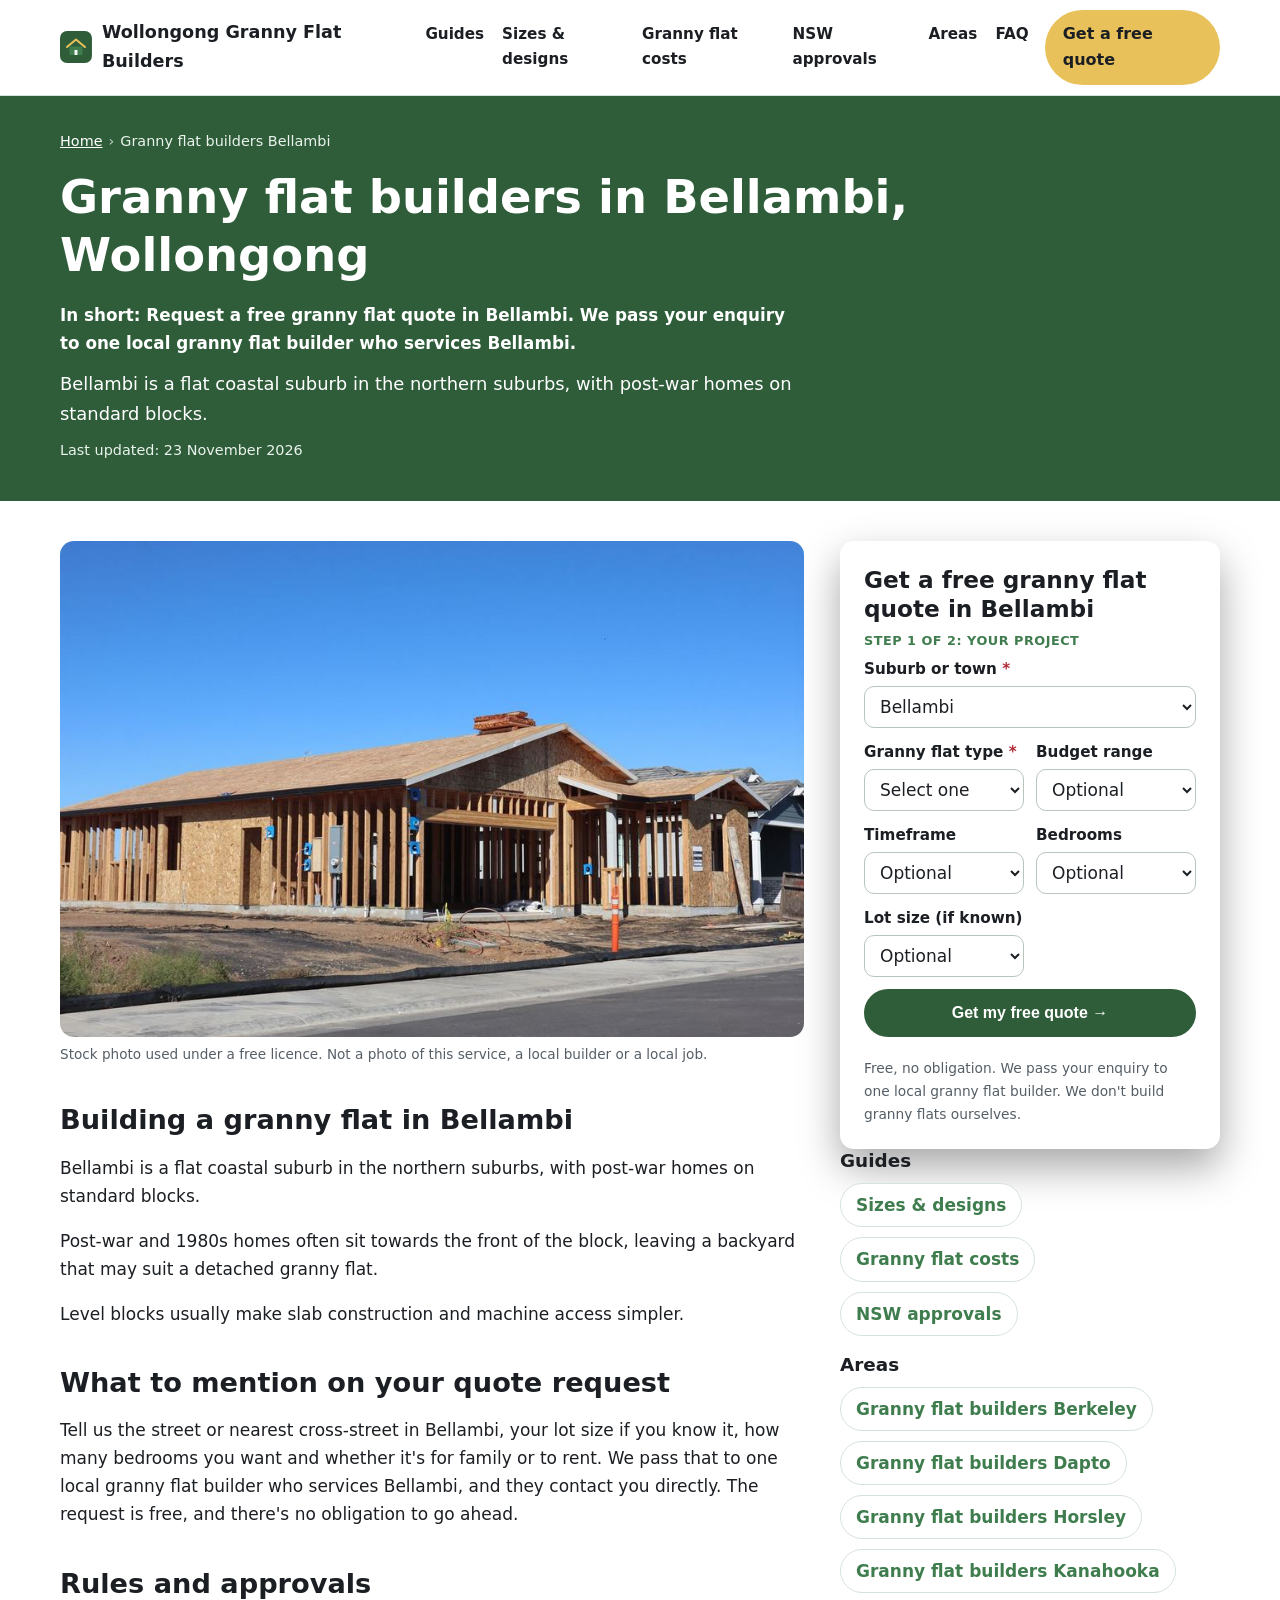
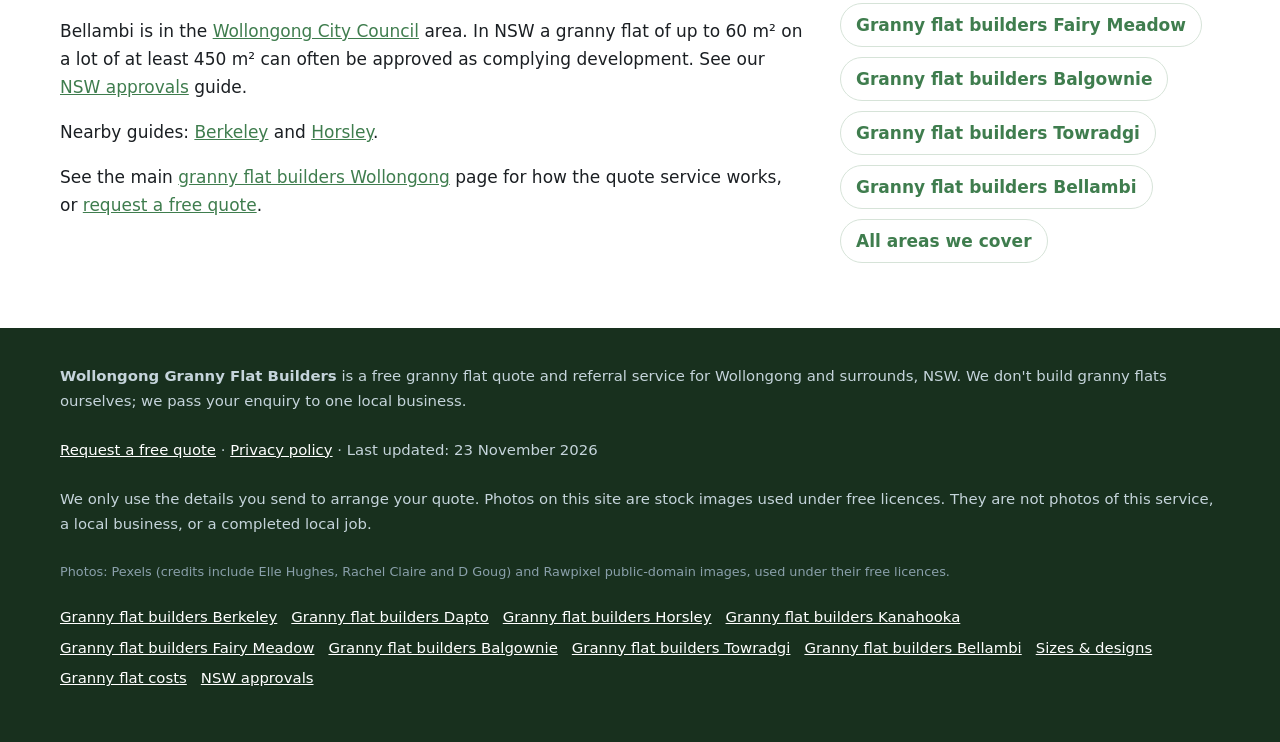
<file: granny-flat-builders-bellambi/index.html>
<!doctype html>
<html lang="en-AU">
<head>
<meta charset="utf-8">
<!-- Search Console verification meta tag goes here once the property is created -->
<meta name="viewport" content="width=device-width, initial-scale=1">
<title>Granny flat builders Bellambi | Free Granny Flat Quotes, Wollongong</title>
<meta name="description" content="Request a free granny flat quote in Bellambi. We pass your enquiry to one local granny flat builder who services Bellambi.">
<link rel="canonical" href="https://wollongonggrannyflatbuilders.com.au/granny-flat-builders-bellambi/">
<link rel="icon" href="/favicon.svg" type="image/svg+xml">
<meta name="theme-color" content="#2f5d3a">
<meta property="og:type" content="article">
<meta property="og:locale" content="en_AU">
<meta property="og:site_name" content="Wollongong Granny Flat Builders">
<meta property="og:title" content="Granny flat builders Bellambi | Free Granny Flat Quotes, Wollongong">
<meta property="og:description" content="Request a free granny flat quote in Bellambi. We pass your enquiry to one local granny flat builder who services Bellambi.">
<meta property="og:url" content="https://wollongonggrannyflatbuilders.com.au/granny-flat-builders-bellambi/">
<meta property="og:image" content="https://wollongonggrannyflatbuilders.com.au/img/hero.jpg">
<meta name="twitter:card" content="summary_large_image">
<meta name="twitter:image" content="https://wollongonggrannyflatbuilders.com.au/img/hero.jpg">
<script>document.documentElement.classList.add('js')</script>
<link rel="stylesheet" href="/styles.css">
<!-- GA4 Measurement ID G-FY9GZ0JT7L -->
<script async src="https://www.googletagmanager.com/gtag/js?id=G-FY9GZ0JT7L"></script>
<script>window.dataLayer=window.dataLayer||[];function gtag(){dataLayer.push(arguments);}gtag('js',new Date());gtag('config','G-FY9GZ0JT7L');</script>
<script type="application/ld+json">
{
 "@context": "https://schema.org",
 "@type": "WebPage",
 "@id": "https://wollongonggrannyflatbuilders.com.au/granny-flat-builders-bellambi/#webpage",
 "url": "https://wollongonggrannyflatbuilders.com.au/granny-flat-builders-bellambi/",
 "name": "Granny flat builders Bellambi | Free Granny Flat Quotes, Wollongong",
 "description": "Request a free granny flat quote in Bellambi. We pass your enquiry to one local granny flat builder who services Bellambi.",
 "inLanguage": "en-AU",
 "dateModified": "2026-11-23",
 "isPartOf": {
  "@id": "https://wollongonggrannyflatbuilders.com.au/#website"
 }
}
</script>
<script type="application/ld+json">
{
 "@context": "https://schema.org",
 "@type": "BreadcrumbList",
 "itemListElement": [
  {
   "@type": "ListItem",
   "position": 1,
   "name": "Home",
   "item": "https://wollongonggrannyflatbuilders.com.au/"
  },
  {
   "@type": "ListItem",
   "position": 2,
   "name": "Granny flat builders Bellambi",
   "item": "https://wollongonggrannyflatbuilders.com.au/granny-flat-builders-bellambi/"
  }
 ]
}
</script>
<script type="application/ld+json">
{
 "@context": "https://schema.org",
 "@type": "Service",
 "@id": "https://wollongonggrannyflatbuilders.com.au/granny-flat-builders-bellambi/#service",
 "name": "Granny flat builders Bellambi",
 "serviceType": "Granny flat builder referral and quote service",
 "url": "https://wollongonggrannyflatbuilders.com.au/granny-flat-builders-bellambi/",
 "provider": {
  "@type": "Organization",
  "name": "Wollongong Granny Flat Builders",
  "url": "https://wollongonggrannyflatbuilders.com.au/"
 },
 "areaServed": [
  {
   "@type": "Place",
   "name": "Bellambi, NSW"
  }
 ]
}
</script>
</head>
<body>
<a class="skip-link" href="#main">Skip to content</a>
<header class="site-header">
  <div class="wrap">
    <a class="brand" href="/" aria-label="Wollongong Granny Flat Builders home">
      <svg viewBox="0 0 64 64" aria-hidden="true"><rect width="64" height="64" rx="14" fill="#2f5d3a"/><path d="M14 32 32 17l18 15" fill="none" stroke="#e8c15a" stroke-width="4" stroke-linecap="round" stroke-linejoin="round"/><rect x="19" y="31" width="26" height="17" rx="2" fill="#3f7d4e"/><rect x="29" y="38" width="6" height="10" fill="#f3f7f2"/></svg>
      Wollongong Granny Flat Builders
    </a>
    <nav class="nav" aria-label="Main">
      <a href="/#guides">Guides</a><a href="/granny-flat-designs/">Sizes &amp; designs</a><a href="/granny-flat-costs/">Granny flat costs</a><a href="/nsw-granny-flat-approvals/">NSW approvals</a><a href="/#areas">Areas</a><a href="/#faq">FAQ</a>
    </nav>
    <a class="btn btn-call header-call" href="#quote">Get a free quote</a>
  </div>
</header>
<main id="main">
<section class="page-hero" aria-labelledby="h1">
  <div class="wrap">
    <nav class="crumbs" aria-label="Breadcrumb"><ol><li><a href="/">Home</a></li><li aria-current="page">Granny flat builders Bellambi</li></ol></nav>
    <h1 id="h1">Granny flat builders in Bellambi, Wollongong</h1>
    <p class="summary">In short: Request a free granny flat quote in Bellambi. We pass your enquiry to one local granny flat builder who services Bellambi.</p>
    <p class="lead">Bellambi is a flat coastal suburb in the northern suburbs, with post-war homes on standard blocks.</p>
    <p class="updated">Last updated: 23 November 2026</p>
  </div>
</section>
<div class="wrap page-grid">
  <article class="page-body">
<figure><img src="/img/step3.jpg" width="1200" height="800" style="aspect-ratio:3/2;object-fit:cover" alt="Stock photo illustrating granny flat work" decoding="async"><figcaption>Stock photo used under a free licence. Not a photo of this service, a local builder or a local job.</figcaption></figure>

<h2>Building a granny flat in Bellambi</h2>
<p>Bellambi is a flat coastal suburb in the northern suburbs, with post-war homes on standard blocks.</p>
<p>Post-war and 1980s homes often sit towards the front of the block, leaving a backyard that may suit a detached granny flat.</p><p>Level blocks usually make slab construction and machine access simpler.</p>
<h2>What to mention on your quote request</h2>
<p>Tell us the street or nearest cross-street in Bellambi, your lot size if you know it, how many bedrooms you want and whether it&#x27;s for family or to rent. We pass that to one local granny flat builder who services Bellambi, and they contact you directly. The request is free, and there's no obligation to go ahead.</p>
<h2>Rules and approvals</h2>
<p>Bellambi is in the <a href="https://wollongong.nsw.gov.au/" rel="noopener">Wollongong City Council</a> area. In NSW a granny flat of up to 60 m² on a lot of at least 450 m² can often be approved as complying development. See our <a href="/nsw-granny-flat-approvals/">NSW approvals</a> guide.</p>
<p>Nearby guides: <a href="/granny-flat-builders-berkeley/">Berkeley</a> and <a href="/granny-flat-builders-horsley/">Horsley</a>.</p>

<p class="home-link">See the main <a href="/">granny flat builders Wollongong</a> page for how the quote service works, or <a href="#quote">request a free quote</a>.</p>
  </article>
  <aside class="page-aside">
    <div class="hero-form-card" id="quote">
      <h2 id="quote-h">Get a free granny flat quote in Bellambi</h2>
      <form class="quote-form two-step" id="quote-form" data-form="granny_flat_quote" action="https://formsubmit.co/quotes@wollongonggrannyflatbuilders.com.au" method="post" novalidate>
        <input type="hidden" name="_subject" value="New quote request – wollongonggrannyflatbuilders.com.au">
        <input type="hidden" name="_captcha" value="true">
        <input type="hidden" name="_template" value="table">
        <input type="hidden" name="_next" value="https://wollongonggrannyflatbuilders.com.au/thanks.html?lead=1">
        <input type="hidden" name="_autoresponse" value="Thanks for your granny flat request. We&#x27;ve received it and are passing it to a local granny flat builder, who&#x27;ll be in touch about your project.">
        <input type="text" name="_honey" style="display:none" tabindex="-1" autocomplete="off" aria-hidden="true">
        <input type="hidden" name="source" value="wollongonggrannyflatbuilders.com.au">
        <input type="hidden" name="page" value="/granny-flat-builders-bellambi/">
        <fieldset class="step step-1">
          <legend class="step-label">Step 1 of 2: your project</legend>
          <div class="full"><label for="suburb">Suburb or town <span class="req" aria-hidden="true">*</span></label>
            <select id="suburb" name="suburb" required><option value="">Choose your suburb</option><option>Wollongong</option><option>North Wollongong</option><option>West Wollongong</option><option>Gwynneville</option><option>Keiraville</option><option>Mount Ousley</option><option>Mount Keira</option><option>Mangerton</option><option>Mount St Thomas</option><option>Figtree</option><option>Cordeaux Heights</option><option>Farmborough Heights</option><option>Unanderra</option><option>Berkeley</option><option>Lake Heights</option><option>Warrawong</option><option>Port Kembla</option><option>Kanahooka</option><option>Koonawarra</option><option>Dapto</option><option>Horsley</option><option>Wongawilli</option><option>Fairy Meadow</option><option>Towradgi</option><option>Balgownie</option><option>Corrimal</option><option>Tarrawanna</option><option selected>Bellambi</option><option>Woonona</option><option>Bulli</option><option>Thirroul</option><option>Austinmer</option><option value="Other">Other (tell us below)</option></select></div>
          <div class="full other-wrap"><label for="suburb_other">Other suburb or town</label><input id="suburb_other" name="suburb_other" type="text" autocomplete="address-level2"></div>
          <div><label for="proj_type">Granny flat type <span class="req" aria-hidden="true">*</span></label>
            <select id="proj_type" name="granny_flat_type" required><option value="">Select one</option><option>Detached (freestanding)</option><option>Attached to the house</option><option>Garage or under-house conversion</option><option>Not sure</option></select></div>
          <div><label for="budget">Budget range</label>
            <select id="budget" name="budget"><option value="">Optional</option><option>Under $100,000</option><option>$100,000–$150,000</option><option>$150,000–$200,000</option><option>$200,000 or more</option><option>Not sure / want advice</option></select></div>
          <div><label for="timeframe">Timeframe</label>
            <select id="timeframe" name="timeframe"><option value="">Optional</option><option>ASAP / within a month</option><option>Next 1–3 months</option><option>3–6 months</option><option>6–12 months</option><option>Just researching</option></select></div>
          <div><label for="extra1">Bedrooms</label>
            <select id="extra1" name="bedrooms"><option value="">Optional</option><option>Studio</option><option>1 bedroom</option><option>2 bedrooms</option><option>Not sure</option></select></div>
          <div><label for="extra2">Lot size (if known)</label>
            <select id="extra2" name="lot_size"><option value="">Optional</option><option>Under 450 m²</option><option>450–600 m²</option><option>Over 600 m²</option><option>Not sure</option></select></div>
          <div class="full js-only"><button class="btn btn-primary btn-block" type="button" id="to-step-2">Get my free quote →</button></div>
          <p class="microcopy full">Free, no obligation. We pass your enquiry to one local granny flat builder. We don't build granny flats ourselves.</p>
          <p class="form-error full" id="step1-error" role="alert" hidden>Please choose your suburb and granny flat type.</p>
        </fieldset>
        <fieldset class="step step-2" id="step-2">
          <legend class="step-label">Step 2 of 2: your details</legend>
          <div><label for="name">Name <span class="req" aria-hidden="true">*</span></label><input id="name" name="name" type="text" autocomplete="name" required></div>
          <div><label for="phone">Phone <span class="req" aria-hidden="true">*</span></label><input id="phone" name="phone" type="tel" autocomplete="tel" inputmode="tel" required></div>
          <div class="full"><label for="email">Email <span class="req" aria-hidden="true">*</span></label><input id="email" name="email" type="email" autocomplete="email" required></div>
          <div class="full"><label for="message">Anything else we should pass on?</label><textarea id="message" name="message" rows="2" placeholder="e.g. two-bedroom granny flat in Berkeley, about 650 m² block, for family"></textarea></div>
          <p class="consent full">By sending this form you agree we can share your details with one local granny flat builder so they can quote for your project. See our <a href="/privacy.html">privacy policy</a>.</p>
          <div class="full step2-actions"><button class="btn btn-primary" type="submit">Send my quote request</button><button class="btn-link js-only" type="button" id="back-1">← Back</button></div>
        </fieldset>
      </form>
    </div>
    <h3>Guides</h3>
    <ul class="link-list"><li><a href="/granny-flat-designs/">Sizes &amp; designs</a></li><li><a href="/granny-flat-costs/">Granny flat costs</a></li><li><a href="/nsw-granny-flat-approvals/">NSW approvals</a></li></ul>
    <h3>Areas</h3>
    <ul class="link-list"><li><a href="/granny-flat-builders-berkeley/">Granny flat builders Berkeley</a></li><li><a href="/granny-flat-builders-dapto/">Granny flat builders Dapto</a></li><li><a href="/granny-flat-builders-horsley/">Granny flat builders Horsley</a></li><li><a href="/granny-flat-builders-kanahooka/">Granny flat builders Kanahooka</a></li><li><a href="/granny-flat-builders-fairy-meadow/">Granny flat builders Fairy Meadow</a></li><li><a href="/granny-flat-builders-balgownie/">Granny flat builders Balgownie</a></li><li><a href="/granny-flat-builders-towradgi/">Granny flat builders Towradgi</a></li><li><a href="/granny-flat-builders-bellambi/">Granny flat builders Bellambi</a></li><li><a href="/#areas">All areas we cover</a></li></ul>
  </aside>
</div>
</main>
<footer class="site-footer">
  <div class="wrap">
    <p><strong>Wollongong Granny Flat Builders</strong> is a free granny flat quote and referral service for Wollongong and surrounds, NSW. We don't build granny flats ourselves; we pass your enquiry to one local business.</p>
    <p><a href="#quote">Request a free quote</a> · <a href="/privacy.html">Privacy policy</a> · Last updated: 23 November 2026</p>
    <p>We only use the details you send to arrange your quote. Photos on this site are stock images used under free licences. They are not photos of this service, a local business, or a completed local job.</p>
    <p class="credit-line">Photos: Pexels (credits include Elle Hughes, Rachel Claire and D Goug) and Rawpixel public-domain images, used under their free licences.</p>
    <p class="footer-links"><a href="/granny-flat-builders-berkeley/">Granny flat builders Berkeley</a> <a href="/granny-flat-builders-dapto/">Granny flat builders Dapto</a> <a href="/granny-flat-builders-horsley/">Granny flat builders Horsley</a> <a href="/granny-flat-builders-kanahooka/">Granny flat builders Kanahooka</a> <a href="/granny-flat-builders-fairy-meadow/">Granny flat builders Fairy Meadow</a> <a href="/granny-flat-builders-balgownie/">Granny flat builders Balgownie</a> <a href="/granny-flat-builders-towradgi/">Granny flat builders Towradgi</a> <a href="/granny-flat-builders-bellambi/">Granny flat builders Bellambi</a> <a href="/granny-flat-designs/">Sizes &amp; designs</a> <a href="/granny-flat-costs/">Granny flat costs</a> <a href="/nsw-granny-flat-approvals/">NSW approvals</a></p>
  </div>
</footer>

<div class="mobile-call" aria-label="Quick contact">
  <a class="btn btn-call" href="#quote">Get a free quote</a>
</div>
<script src="/form.js" defer></script>
<script>(function(){var b=document.querySelector('.mobile-call'),q=document.getElementById('quote');if(!b||!q||!('IntersectionObserver' in window))return;new IntersectionObserver(function(e){b.classList.toggle('mc-off',e[0].isIntersecting)},{threshold:.15}).observe(q)})();</script>

</body>
</html>
</file>
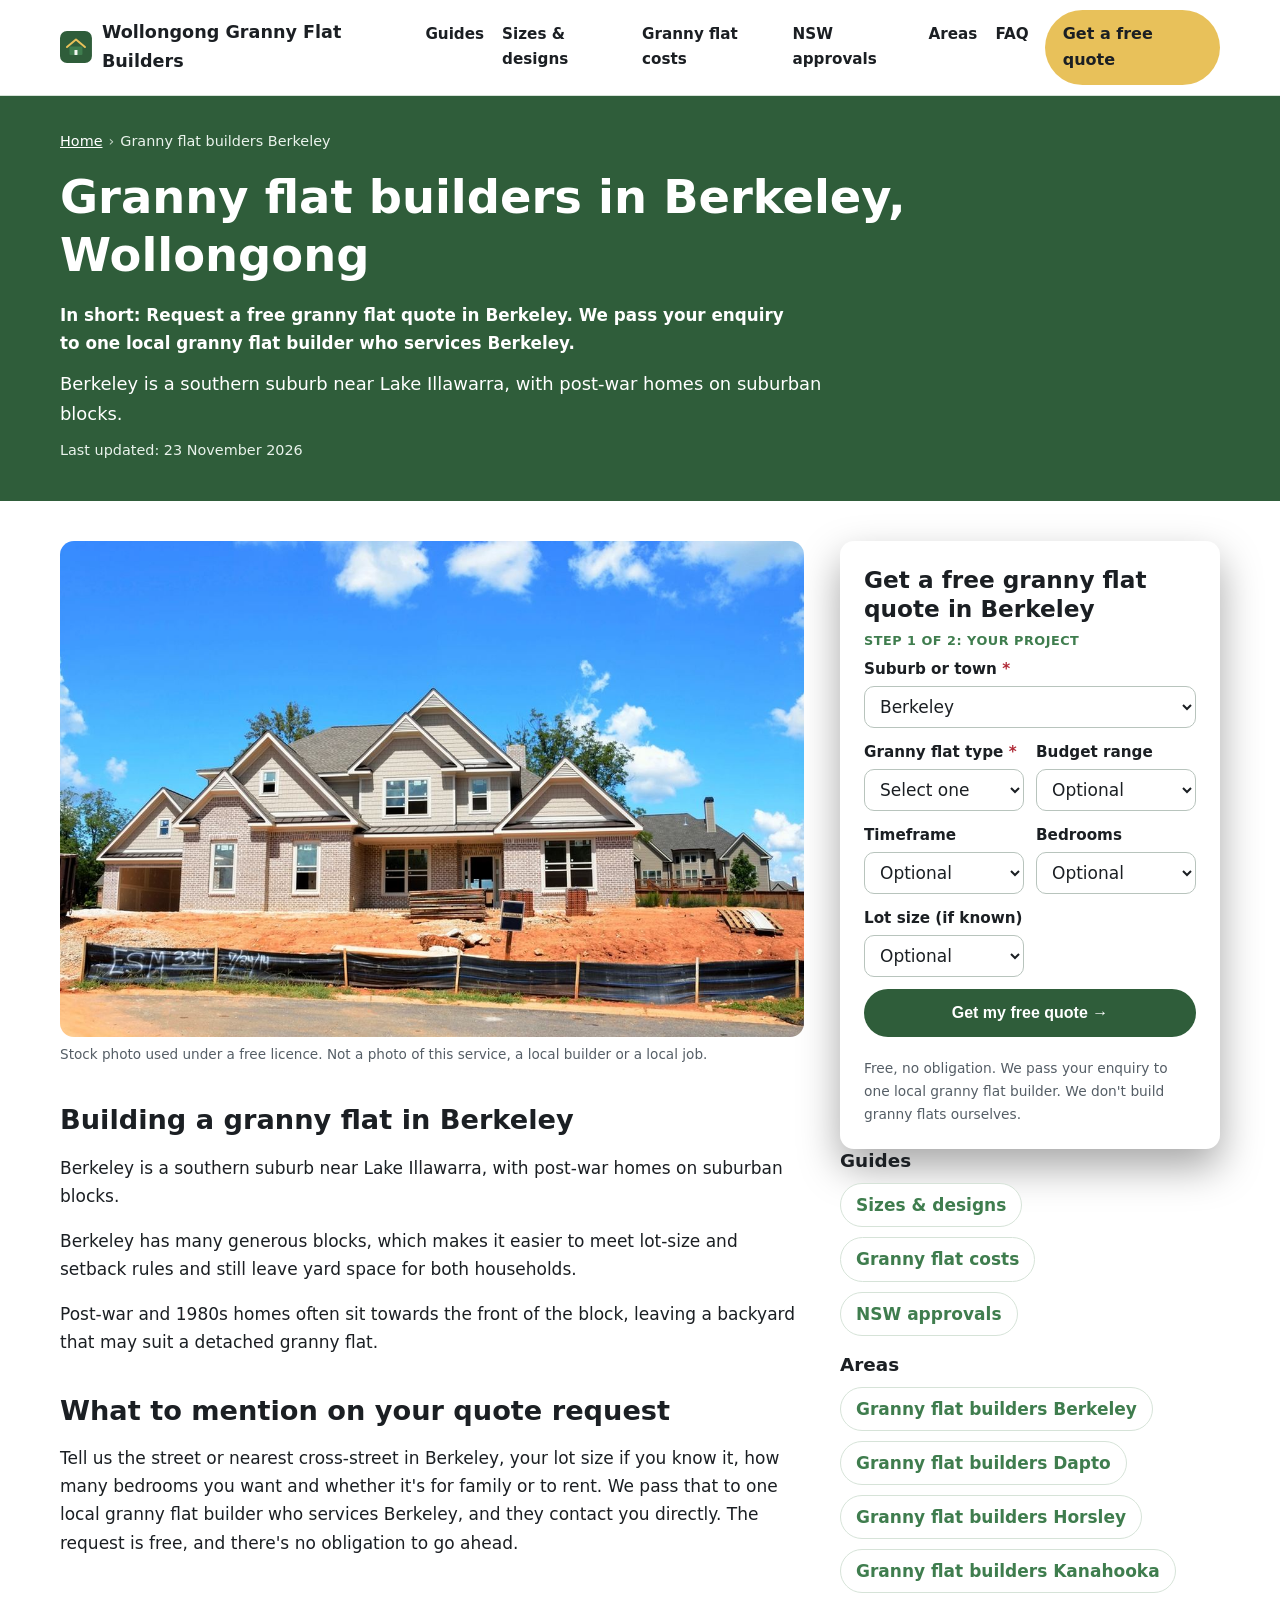
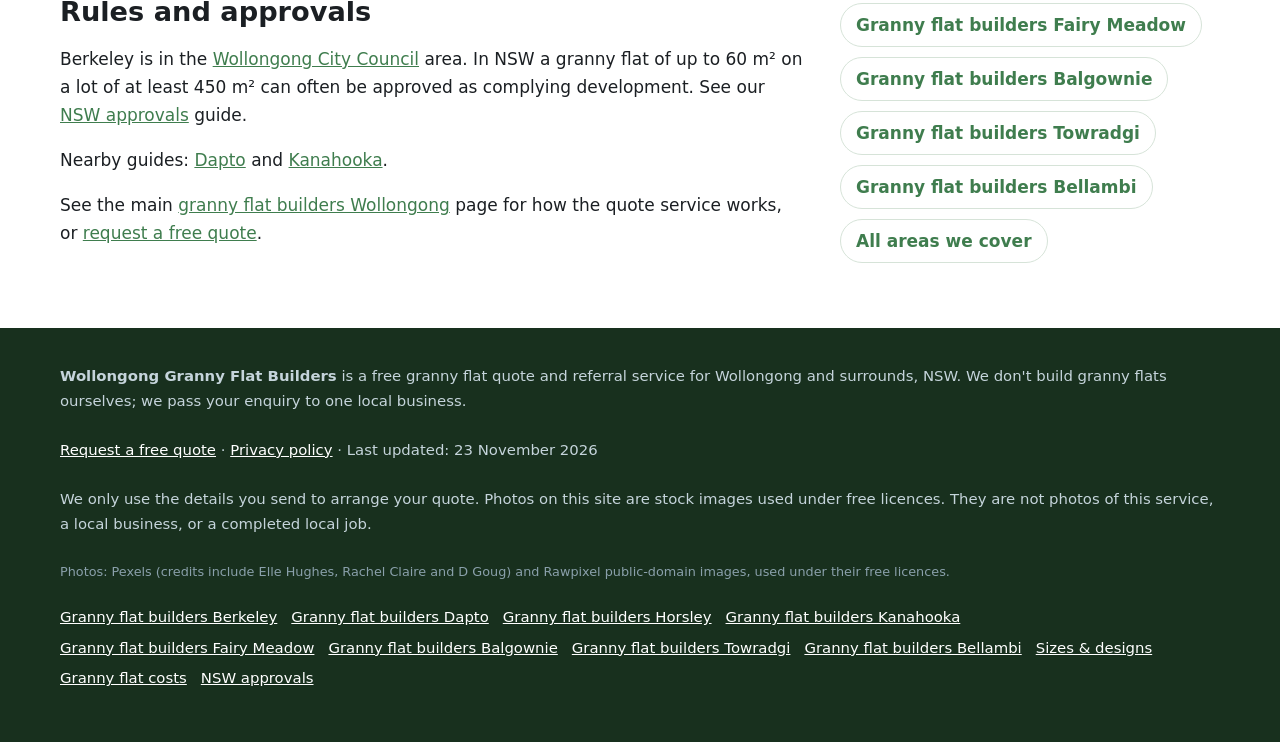
<file: granny-flat-builders-berkeley/index.html>
<!doctype html>
<html lang="en-AU">
<head>
<meta charset="utf-8">
<!-- Search Console verification meta tag goes here once the property is created -->
<meta name="viewport" content="width=device-width, initial-scale=1">
<title>Granny flat builders Berkeley | Free Granny Flat Quotes, Wollongong</title>
<meta name="description" content="Request a free granny flat quote in Berkeley. We pass your enquiry to one local granny flat builder who services Berkeley.">
<link rel="canonical" href="https://wollongonggrannyflatbuilders.com.au/granny-flat-builders-berkeley/">
<link rel="icon" href="/favicon.svg" type="image/svg+xml">
<meta name="theme-color" content="#2f5d3a">
<meta property="og:type" content="article">
<meta property="og:locale" content="en_AU">
<meta property="og:site_name" content="Wollongong Granny Flat Builders">
<meta property="og:title" content="Granny flat builders Berkeley | Free Granny Flat Quotes, Wollongong">
<meta property="og:description" content="Request a free granny flat quote in Berkeley. We pass your enquiry to one local granny flat builder who services Berkeley.">
<meta property="og:url" content="https://wollongonggrannyflatbuilders.com.au/granny-flat-builders-berkeley/">
<meta property="og:image" content="https://wollongonggrannyflatbuilders.com.au/img/hero.jpg">
<meta name="twitter:card" content="summary_large_image">
<meta name="twitter:image" content="https://wollongonggrannyflatbuilders.com.au/img/hero.jpg">
<script>document.documentElement.classList.add('js')</script>
<link rel="stylesheet" href="/styles.css">
<!-- GA4 Measurement ID G-FY9GZ0JT7L -->
<script async src="https://www.googletagmanager.com/gtag/js?id=G-FY9GZ0JT7L"></script>
<script>window.dataLayer=window.dataLayer||[];function gtag(){dataLayer.push(arguments);}gtag('js',new Date());gtag('config','G-FY9GZ0JT7L');</script>
<script type="application/ld+json">
{
 "@context": "https://schema.org",
 "@type": "WebPage",
 "@id": "https://wollongonggrannyflatbuilders.com.au/granny-flat-builders-berkeley/#webpage",
 "url": "https://wollongonggrannyflatbuilders.com.au/granny-flat-builders-berkeley/",
 "name": "Granny flat builders Berkeley | Free Granny Flat Quotes, Wollongong",
 "description": "Request a free granny flat quote in Berkeley. We pass your enquiry to one local granny flat builder who services Berkeley.",
 "inLanguage": "en-AU",
 "dateModified": "2026-11-23",
 "isPartOf": {
  "@id": "https://wollongonggrannyflatbuilders.com.au/#website"
 }
}
</script>
<script type="application/ld+json">
{
 "@context": "https://schema.org",
 "@type": "BreadcrumbList",
 "itemListElement": [
  {
   "@type": "ListItem",
   "position": 1,
   "name": "Home",
   "item": "https://wollongonggrannyflatbuilders.com.au/"
  },
  {
   "@type": "ListItem",
   "position": 2,
   "name": "Granny flat builders Berkeley",
   "item": "https://wollongonggrannyflatbuilders.com.au/granny-flat-builders-berkeley/"
  }
 ]
}
</script>
<script type="application/ld+json">
{
 "@context": "https://schema.org",
 "@type": "Service",
 "@id": "https://wollongonggrannyflatbuilders.com.au/granny-flat-builders-berkeley/#service",
 "name": "Granny flat builders Berkeley",
 "serviceType": "Granny flat builder referral and quote service",
 "url": "https://wollongonggrannyflatbuilders.com.au/granny-flat-builders-berkeley/",
 "provider": {
  "@type": "Organization",
  "name": "Wollongong Granny Flat Builders",
  "url": "https://wollongonggrannyflatbuilders.com.au/"
 },
 "areaServed": [
  {
   "@type": "Place",
   "name": "Berkeley, NSW"
  }
 ]
}
</script>
</head>
<body>
<a class="skip-link" href="#main">Skip to content</a>
<header class="site-header">
  <div class="wrap">
    <a class="brand" href="/" aria-label="Wollongong Granny Flat Builders home">
      <svg viewBox="0 0 64 64" aria-hidden="true"><rect width="64" height="64" rx="14" fill="#2f5d3a"/><path d="M14 32 32 17l18 15" fill="none" stroke="#e8c15a" stroke-width="4" stroke-linecap="round" stroke-linejoin="round"/><rect x="19" y="31" width="26" height="17" rx="2" fill="#3f7d4e"/><rect x="29" y="38" width="6" height="10" fill="#f3f7f2"/></svg>
      Wollongong Granny Flat Builders
    </a>
    <nav class="nav" aria-label="Main">
      <a href="/#guides">Guides</a><a href="/granny-flat-designs/">Sizes &amp; designs</a><a href="/granny-flat-costs/">Granny flat costs</a><a href="/nsw-granny-flat-approvals/">NSW approvals</a><a href="/#areas">Areas</a><a href="/#faq">FAQ</a>
    </nav>
    <a class="btn btn-call header-call" href="#quote">Get a free quote</a>
  </div>
</header>
<main id="main">
<section class="page-hero" aria-labelledby="h1">
  <div class="wrap">
    <nav class="crumbs" aria-label="Breadcrumb"><ol><li><a href="/">Home</a></li><li aria-current="page">Granny flat builders Berkeley</li></ol></nav>
    <h1 id="h1">Granny flat builders in Berkeley, Wollongong</h1>
    <p class="summary">In short: Request a free granny flat quote in Berkeley. We pass your enquiry to one local granny flat builder who services Berkeley.</p>
    <p class="lead">Berkeley is a southern suburb near Lake Illawarra, with post-war homes on suburban blocks.</p>
    <p class="updated">Last updated: 23 November 2026</p>
  </div>
</section>
<div class="wrap page-grid">
  <article class="page-body">
<figure><img src="/img/extra1.jpg" width="1200" height="800" style="aspect-ratio:3/2;object-fit:cover" alt="Stock photo illustrating granny flat work" decoding="async"><figcaption>Stock photo used under a free licence. Not a photo of this service, a local builder or a local job.</figcaption></figure>

<h2>Building a granny flat in Berkeley</h2>
<p>Berkeley is a southern suburb near Lake Illawarra, with post-war homes on suburban blocks.</p>
<p>Berkeley has many generous blocks, which makes it easier to meet lot-size and setback rules and still leave yard space for both households.</p><p>Post-war and 1980s homes often sit towards the front of the block, leaving a backyard that may suit a detached granny flat.</p>
<h2>What to mention on your quote request</h2>
<p>Tell us the street or nearest cross-street in Berkeley, your lot size if you know it, how many bedrooms you want and whether it&#x27;s for family or to rent. We pass that to one local granny flat builder who services Berkeley, and they contact you directly. The request is free, and there's no obligation to go ahead.</p>
<h2>Rules and approvals</h2>
<p>Berkeley is in the <a href="https://wollongong.nsw.gov.au/" rel="noopener">Wollongong City Council</a> area. In NSW a granny flat of up to 60 m² on a lot of at least 450 m² can often be approved as complying development. See our <a href="/nsw-granny-flat-approvals/">NSW approvals</a> guide.</p>
<p>Nearby guides: <a href="/granny-flat-builders-dapto/">Dapto</a> and <a href="/granny-flat-builders-kanahooka/">Kanahooka</a>.</p>

<p class="home-link">See the main <a href="/">granny flat builders Wollongong</a> page for how the quote service works, or <a href="#quote">request a free quote</a>.</p>
  </article>
  <aside class="page-aside">
    <div class="hero-form-card" id="quote">
      <h2 id="quote-h">Get a free granny flat quote in Berkeley</h2>
      <form class="quote-form two-step" id="quote-form" data-form="granny_flat_quote" action="https://formsubmit.co/quotes@wollongonggrannyflatbuilders.com.au" method="post" novalidate>
        <input type="hidden" name="_subject" value="New quote request – wollongonggrannyflatbuilders.com.au">
        <input type="hidden" name="_captcha" value="true">
        <input type="hidden" name="_template" value="table">
        <input type="hidden" name="_next" value="https://wollongonggrannyflatbuilders.com.au/thanks.html?lead=1">
        <input type="hidden" name="_autoresponse" value="Thanks for your granny flat request. We&#x27;ve received it and are passing it to a local granny flat builder, who&#x27;ll be in touch about your project.">
        <input type="text" name="_honey" style="display:none" tabindex="-1" autocomplete="off" aria-hidden="true">
        <input type="hidden" name="source" value="wollongonggrannyflatbuilders.com.au">
        <input type="hidden" name="page" value="/granny-flat-builders-berkeley/">
        <fieldset class="step step-1">
          <legend class="step-label">Step 1 of 2: your project</legend>
          <div class="full"><label for="suburb">Suburb or town <span class="req" aria-hidden="true">*</span></label>
            <select id="suburb" name="suburb" required><option value="">Choose your suburb</option><option>Wollongong</option><option>North Wollongong</option><option>West Wollongong</option><option>Gwynneville</option><option>Keiraville</option><option>Mount Ousley</option><option>Mount Keira</option><option>Mangerton</option><option>Mount St Thomas</option><option>Figtree</option><option>Cordeaux Heights</option><option>Farmborough Heights</option><option>Unanderra</option><option selected>Berkeley</option><option>Lake Heights</option><option>Warrawong</option><option>Port Kembla</option><option>Kanahooka</option><option>Koonawarra</option><option>Dapto</option><option>Horsley</option><option>Wongawilli</option><option>Fairy Meadow</option><option>Towradgi</option><option>Balgownie</option><option>Corrimal</option><option>Tarrawanna</option><option>Bellambi</option><option>Woonona</option><option>Bulli</option><option>Thirroul</option><option>Austinmer</option><option value="Other">Other (tell us below)</option></select></div>
          <div class="full other-wrap"><label for="suburb_other">Other suburb or town</label><input id="suburb_other" name="suburb_other" type="text" autocomplete="address-level2"></div>
          <div><label for="proj_type">Granny flat type <span class="req" aria-hidden="true">*</span></label>
            <select id="proj_type" name="granny_flat_type" required><option value="">Select one</option><option>Detached (freestanding)</option><option>Attached to the house</option><option>Garage or under-house conversion</option><option>Not sure</option></select></div>
          <div><label for="budget">Budget range</label>
            <select id="budget" name="budget"><option value="">Optional</option><option>Under $100,000</option><option>$100,000–$150,000</option><option>$150,000–$200,000</option><option>$200,000 or more</option><option>Not sure / want advice</option></select></div>
          <div><label for="timeframe">Timeframe</label>
            <select id="timeframe" name="timeframe"><option value="">Optional</option><option>ASAP / within a month</option><option>Next 1–3 months</option><option>3–6 months</option><option>6–12 months</option><option>Just researching</option></select></div>
          <div><label for="extra1">Bedrooms</label>
            <select id="extra1" name="bedrooms"><option value="">Optional</option><option>Studio</option><option>1 bedroom</option><option>2 bedrooms</option><option>Not sure</option></select></div>
          <div><label for="extra2">Lot size (if known)</label>
            <select id="extra2" name="lot_size"><option value="">Optional</option><option>Under 450 m²</option><option>450–600 m²</option><option>Over 600 m²</option><option>Not sure</option></select></div>
          <div class="full js-only"><button class="btn btn-primary btn-block" type="button" id="to-step-2">Get my free quote →</button></div>
          <p class="microcopy full">Free, no obligation. We pass your enquiry to one local granny flat builder. We don't build granny flats ourselves.</p>
          <p class="form-error full" id="step1-error" role="alert" hidden>Please choose your suburb and granny flat type.</p>
        </fieldset>
        <fieldset class="step step-2" id="step-2">
          <legend class="step-label">Step 2 of 2: your details</legend>
          <div><label for="name">Name <span class="req" aria-hidden="true">*</span></label><input id="name" name="name" type="text" autocomplete="name" required></div>
          <div><label for="phone">Phone <span class="req" aria-hidden="true">*</span></label><input id="phone" name="phone" type="tel" autocomplete="tel" inputmode="tel" required></div>
          <div class="full"><label for="email">Email <span class="req" aria-hidden="true">*</span></label><input id="email" name="email" type="email" autocomplete="email" required></div>
          <div class="full"><label for="message">Anything else we should pass on?</label><textarea id="message" name="message" rows="2" placeholder="e.g. two-bedroom granny flat in Berkeley, about 650 m² block, for family"></textarea></div>
          <p class="consent full">By sending this form you agree we can share your details with one local granny flat builder so they can quote for your project. See our <a href="/privacy.html">privacy policy</a>.</p>
          <div class="full step2-actions"><button class="btn btn-primary" type="submit">Send my quote request</button><button class="btn-link js-only" type="button" id="back-1">← Back</button></div>
        </fieldset>
      </form>
    </div>
    <h3>Guides</h3>
    <ul class="link-list"><li><a href="/granny-flat-designs/">Sizes &amp; designs</a></li><li><a href="/granny-flat-costs/">Granny flat costs</a></li><li><a href="/nsw-granny-flat-approvals/">NSW approvals</a></li></ul>
    <h3>Areas</h3>
    <ul class="link-list"><li><a href="/granny-flat-builders-berkeley/">Granny flat builders Berkeley</a></li><li><a href="/granny-flat-builders-dapto/">Granny flat builders Dapto</a></li><li><a href="/granny-flat-builders-horsley/">Granny flat builders Horsley</a></li><li><a href="/granny-flat-builders-kanahooka/">Granny flat builders Kanahooka</a></li><li><a href="/granny-flat-builders-fairy-meadow/">Granny flat builders Fairy Meadow</a></li><li><a href="/granny-flat-builders-balgownie/">Granny flat builders Balgownie</a></li><li><a href="/granny-flat-builders-towradgi/">Granny flat builders Towradgi</a></li><li><a href="/granny-flat-builders-bellambi/">Granny flat builders Bellambi</a></li><li><a href="/#areas">All areas we cover</a></li></ul>
  </aside>
</div>
</main>
<footer class="site-footer">
  <div class="wrap">
    <p><strong>Wollongong Granny Flat Builders</strong> is a free granny flat quote and referral service for Wollongong and surrounds, NSW. We don't build granny flats ourselves; we pass your enquiry to one local business.</p>
    <p><a href="#quote">Request a free quote</a> · <a href="/privacy.html">Privacy policy</a> · Last updated: 23 November 2026</p>
    <p>We only use the details you send to arrange your quote. Photos on this site are stock images used under free licences. They are not photos of this service, a local business, or a completed local job.</p>
    <p class="credit-line">Photos: Pexels (credits include Elle Hughes, Rachel Claire and D Goug) and Rawpixel public-domain images, used under their free licences.</p>
    <p class="footer-links"><a href="/granny-flat-builders-berkeley/">Granny flat builders Berkeley</a> <a href="/granny-flat-builders-dapto/">Granny flat builders Dapto</a> <a href="/granny-flat-builders-horsley/">Granny flat builders Horsley</a> <a href="/granny-flat-builders-kanahooka/">Granny flat builders Kanahooka</a> <a href="/granny-flat-builders-fairy-meadow/">Granny flat builders Fairy Meadow</a> <a href="/granny-flat-builders-balgownie/">Granny flat builders Balgownie</a> <a href="/granny-flat-builders-towradgi/">Granny flat builders Towradgi</a> <a href="/granny-flat-builders-bellambi/">Granny flat builders Bellambi</a> <a href="/granny-flat-designs/">Sizes &amp; designs</a> <a href="/granny-flat-costs/">Granny flat costs</a> <a href="/nsw-granny-flat-approvals/">NSW approvals</a></p>
  </div>
</footer>

<div class="mobile-call" aria-label="Quick contact">
  <a class="btn btn-call" href="#quote">Get a free quote</a>
</div>
<script src="/form.js" defer></script>
<script>(function(){var b=document.querySelector('.mobile-call'),q=document.getElementById('quote');if(!b||!q||!('IntersectionObserver' in window))return;new IntersectionObserver(function(e){b.classList.toggle('mc-off',e[0].isIntersecting)},{threshold:.15}).observe(q)})();</script>

</body>
</html>
</file>
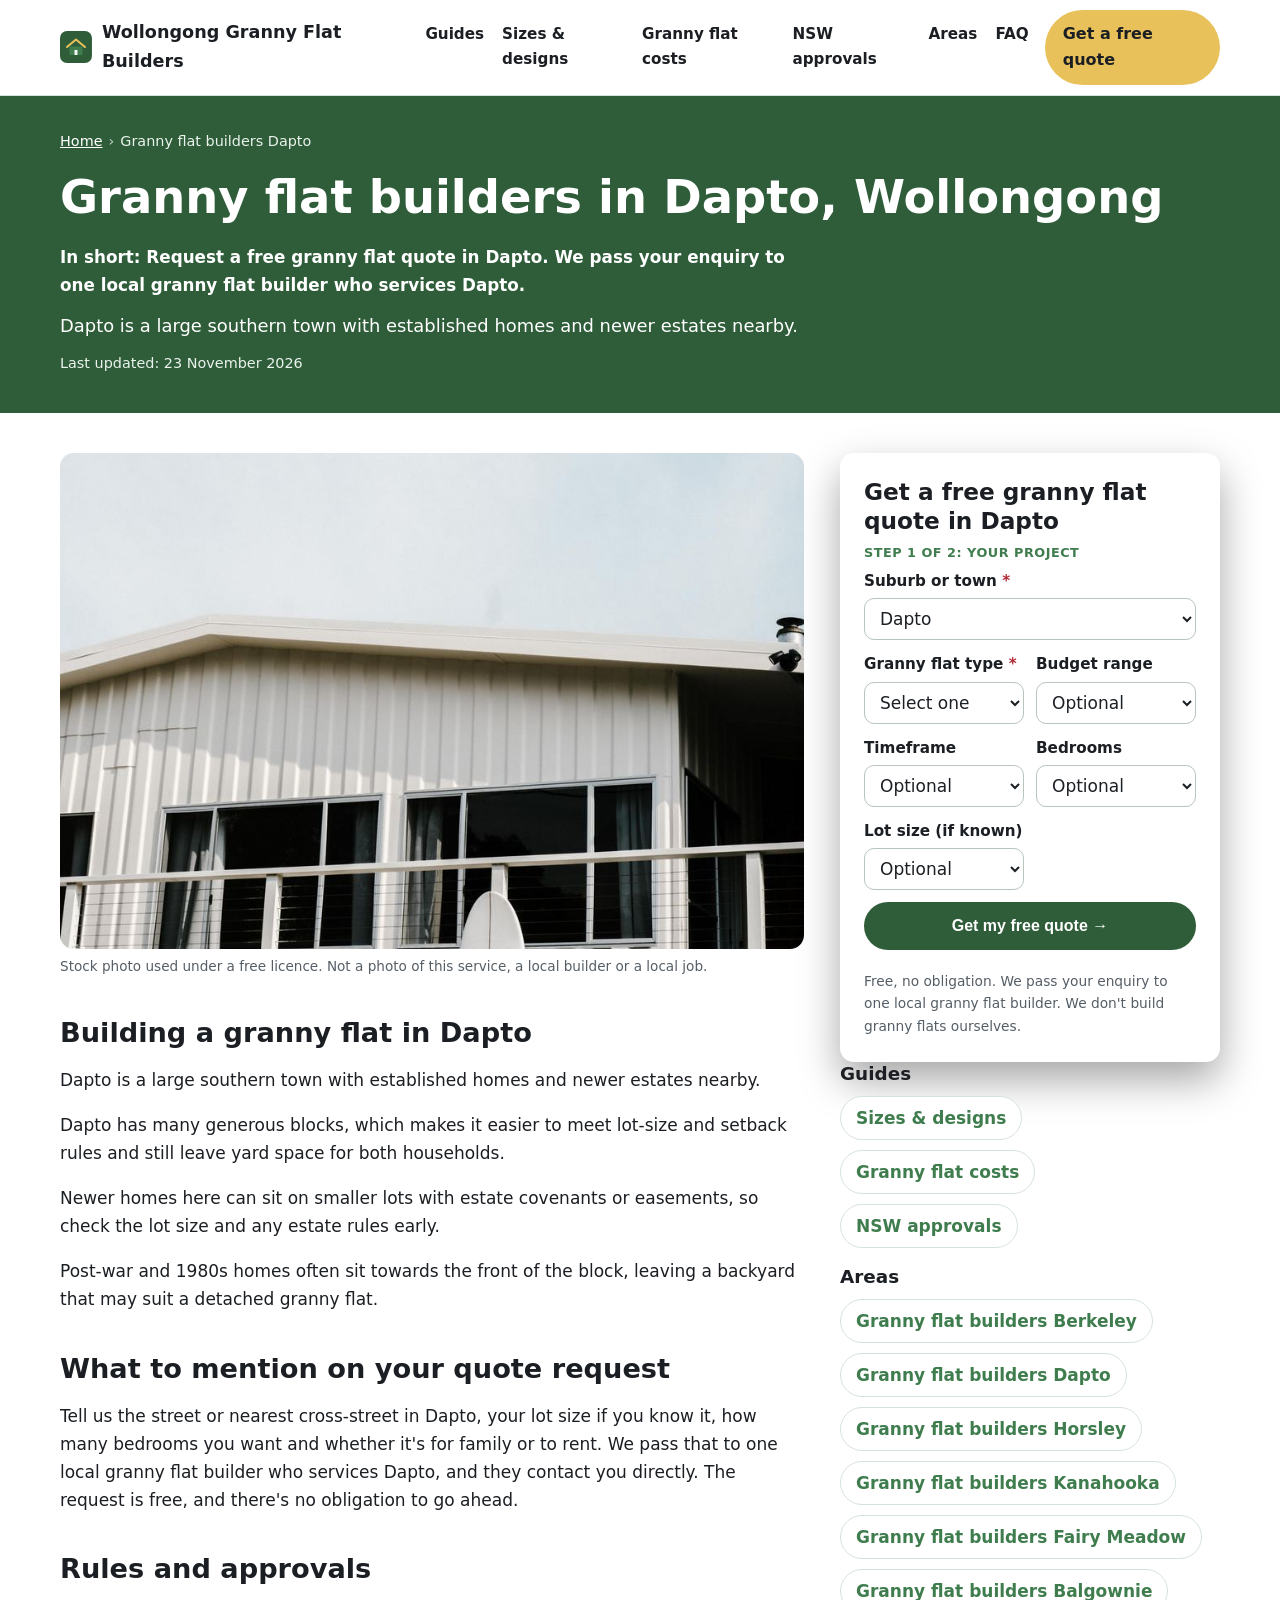
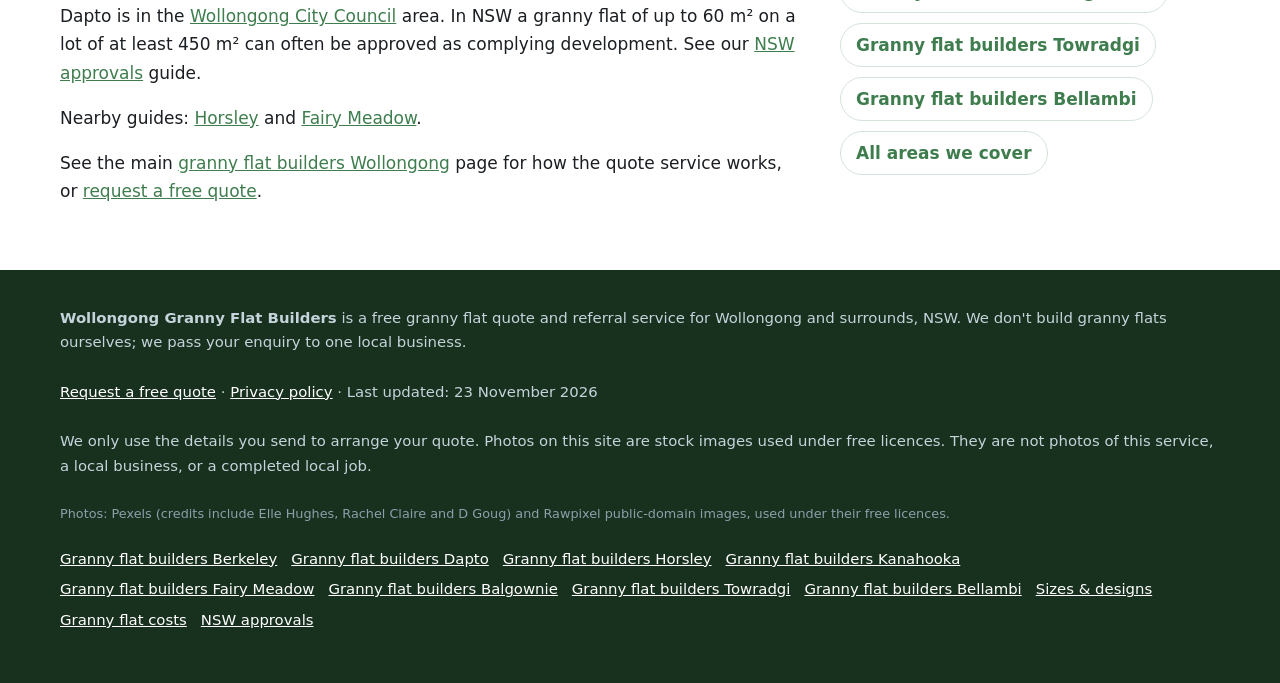
<file: granny-flat-builders-dapto/index.html>
<!doctype html>
<html lang="en-AU">
<head>
<meta charset="utf-8">
<!-- Search Console verification meta tag goes here once the property is created -->
<meta name="viewport" content="width=device-width, initial-scale=1">
<title>Granny flat builders Dapto | Free Granny Flat Quotes, Wollongong</title>
<meta name="description" content="Request a free granny flat quote in Dapto. We pass your enquiry to one local granny flat builder who services Dapto.">
<link rel="canonical" href="https://wollongonggrannyflatbuilders.com.au/granny-flat-builders-dapto/">
<link rel="icon" href="/favicon.svg" type="image/svg+xml">
<meta name="theme-color" content="#2f5d3a">
<meta property="og:type" content="article">
<meta property="og:locale" content="en_AU">
<meta property="og:site_name" content="Wollongong Granny Flat Builders">
<meta property="og:title" content="Granny flat builders Dapto | Free Granny Flat Quotes, Wollongong">
<meta property="og:description" content="Request a free granny flat quote in Dapto. We pass your enquiry to one local granny flat builder who services Dapto.">
<meta property="og:url" content="https://wollongonggrannyflatbuilders.com.au/granny-flat-builders-dapto/">
<meta property="og:image" content="https://wollongonggrannyflatbuilders.com.au/img/hero.jpg">
<meta name="twitter:card" content="summary_large_image">
<meta name="twitter:image" content="https://wollongonggrannyflatbuilders.com.au/img/hero.jpg">
<script>document.documentElement.classList.add('js')</script>
<link rel="stylesheet" href="/styles.css">
<!-- GA4 Measurement ID G-FY9GZ0JT7L -->
<script async src="https://www.googletagmanager.com/gtag/js?id=G-FY9GZ0JT7L"></script>
<script>window.dataLayer=window.dataLayer||[];function gtag(){dataLayer.push(arguments);}gtag('js',new Date());gtag('config','G-FY9GZ0JT7L');</script>
<script type="application/ld+json">
{
 "@context": "https://schema.org",
 "@type": "WebPage",
 "@id": "https://wollongonggrannyflatbuilders.com.au/granny-flat-builders-dapto/#webpage",
 "url": "https://wollongonggrannyflatbuilders.com.au/granny-flat-builders-dapto/",
 "name": "Granny flat builders Dapto | Free Granny Flat Quotes, Wollongong",
 "description": "Request a free granny flat quote in Dapto. We pass your enquiry to one local granny flat builder who services Dapto.",
 "inLanguage": "en-AU",
 "dateModified": "2026-11-23",
 "isPartOf": {
  "@id": "https://wollongonggrannyflatbuilders.com.au/#website"
 }
}
</script>
<script type="application/ld+json">
{
 "@context": "https://schema.org",
 "@type": "BreadcrumbList",
 "itemListElement": [
  {
   "@type": "ListItem",
   "position": 1,
   "name": "Home",
   "item": "https://wollongonggrannyflatbuilders.com.au/"
  },
  {
   "@type": "ListItem",
   "position": 2,
   "name": "Granny flat builders Dapto",
   "item": "https://wollongonggrannyflatbuilders.com.au/granny-flat-builders-dapto/"
  }
 ]
}
</script>
<script type="application/ld+json">
{
 "@context": "https://schema.org",
 "@type": "Service",
 "@id": "https://wollongonggrannyflatbuilders.com.au/granny-flat-builders-dapto/#service",
 "name": "Granny flat builders Dapto",
 "serviceType": "Granny flat builder referral and quote service",
 "url": "https://wollongonggrannyflatbuilders.com.au/granny-flat-builders-dapto/",
 "provider": {
  "@type": "Organization",
  "name": "Wollongong Granny Flat Builders",
  "url": "https://wollongonggrannyflatbuilders.com.au/"
 },
 "areaServed": [
  {
   "@type": "Place",
   "name": "Dapto, NSW"
  }
 ]
}
</script>
</head>
<body>
<a class="skip-link" href="#main">Skip to content</a>
<header class="site-header">
  <div class="wrap">
    <a class="brand" href="/" aria-label="Wollongong Granny Flat Builders home">
      <svg viewBox="0 0 64 64" aria-hidden="true"><rect width="64" height="64" rx="14" fill="#2f5d3a"/><path d="M14 32 32 17l18 15" fill="none" stroke="#e8c15a" stroke-width="4" stroke-linecap="round" stroke-linejoin="round"/><rect x="19" y="31" width="26" height="17" rx="2" fill="#3f7d4e"/><rect x="29" y="38" width="6" height="10" fill="#f3f7f2"/></svg>
      Wollongong Granny Flat Builders
    </a>
    <nav class="nav" aria-label="Main">
      <a href="/#guides">Guides</a><a href="/granny-flat-designs/">Sizes &amp; designs</a><a href="/granny-flat-costs/">Granny flat costs</a><a href="/nsw-granny-flat-approvals/">NSW approvals</a><a href="/#areas">Areas</a><a href="/#faq">FAQ</a>
    </nav>
    <a class="btn btn-call header-call" href="#quote">Get a free quote</a>
  </div>
</header>
<main id="main">
<section class="page-hero" aria-labelledby="h1">
  <div class="wrap">
    <nav class="crumbs" aria-label="Breadcrumb"><ol><li><a href="/">Home</a></li><li aria-current="page">Granny flat builders Dapto</li></ol></nav>
    <h1 id="h1">Granny flat builders in Dapto, Wollongong</h1>
    <p class="summary">In short: Request a free granny flat quote in Dapto. We pass your enquiry to one local granny flat builder who services Dapto.</p>
    <p class="lead">Dapto is a large southern town with established homes and newer estates nearby.</p>
    <p class="updated">Last updated: 23 November 2026</p>
  </div>
</section>
<div class="wrap page-grid">
  <article class="page-body">
<figure><img src="/img/type2.jpg" width="1200" height="800" style="aspect-ratio:3/2;object-fit:cover" alt="Stock photo illustrating granny flat work" decoding="async"><figcaption>Stock photo used under a free licence. Not a photo of this service, a local builder or a local job.</figcaption></figure>

<h2>Building a granny flat in Dapto</h2>
<p>Dapto is a large southern town with established homes and newer estates nearby.</p>
<p>Dapto has many generous blocks, which makes it easier to meet lot-size and setback rules and still leave yard space for both households.</p><p>Newer homes here can sit on smaller lots with estate covenants or easements, so check the lot size and any estate rules early.</p><p>Post-war and 1980s homes often sit towards the front of the block, leaving a backyard that may suit a detached granny flat.</p>
<h2>What to mention on your quote request</h2>
<p>Tell us the street or nearest cross-street in Dapto, your lot size if you know it, how many bedrooms you want and whether it&#x27;s for family or to rent. We pass that to one local granny flat builder who services Dapto, and they contact you directly. The request is free, and there's no obligation to go ahead.</p>
<h2>Rules and approvals</h2>
<p>Dapto is in the <a href="https://wollongong.nsw.gov.au/" rel="noopener">Wollongong City Council</a> area. In NSW a granny flat of up to 60 m² on a lot of at least 450 m² can often be approved as complying development. See our <a href="/nsw-granny-flat-approvals/">NSW approvals</a> guide.</p>
<p>Nearby guides: <a href="/granny-flat-builders-horsley/">Horsley</a> and <a href="/granny-flat-builders-fairy-meadow/">Fairy Meadow</a>.</p>

<p class="home-link">See the main <a href="/">granny flat builders Wollongong</a> page for how the quote service works, or <a href="#quote">request a free quote</a>.</p>
  </article>
  <aside class="page-aside">
    <div class="hero-form-card" id="quote">
      <h2 id="quote-h">Get a free granny flat quote in Dapto</h2>
      <form class="quote-form two-step" id="quote-form" data-form="granny_flat_quote" action="https://formsubmit.co/quotes@wollongonggrannyflatbuilders.com.au" method="post" novalidate>
        <input type="hidden" name="_subject" value="New quote request – wollongonggrannyflatbuilders.com.au">
        <input type="hidden" name="_captcha" value="true">
        <input type="hidden" name="_template" value="table">
        <input type="hidden" name="_next" value="https://wollongonggrannyflatbuilders.com.au/thanks.html?lead=1">
        <input type="hidden" name="_autoresponse" value="Thanks for your granny flat request. We&#x27;ve received it and are passing it to a local granny flat builder, who&#x27;ll be in touch about your project.">
        <input type="text" name="_honey" style="display:none" tabindex="-1" autocomplete="off" aria-hidden="true">
        <input type="hidden" name="source" value="wollongonggrannyflatbuilders.com.au">
        <input type="hidden" name="page" value="/granny-flat-builders-dapto/">
        <fieldset class="step step-1">
          <legend class="step-label">Step 1 of 2: your project</legend>
          <div class="full"><label for="suburb">Suburb or town <span class="req" aria-hidden="true">*</span></label>
            <select id="suburb" name="suburb" required><option value="">Choose your suburb</option><option>Wollongong</option><option>North Wollongong</option><option>West Wollongong</option><option>Gwynneville</option><option>Keiraville</option><option>Mount Ousley</option><option>Mount Keira</option><option>Mangerton</option><option>Mount St Thomas</option><option>Figtree</option><option>Cordeaux Heights</option><option>Farmborough Heights</option><option>Unanderra</option><option>Berkeley</option><option>Lake Heights</option><option>Warrawong</option><option>Port Kembla</option><option>Kanahooka</option><option>Koonawarra</option><option selected>Dapto</option><option>Horsley</option><option>Wongawilli</option><option>Fairy Meadow</option><option>Towradgi</option><option>Balgownie</option><option>Corrimal</option><option>Tarrawanna</option><option>Bellambi</option><option>Woonona</option><option>Bulli</option><option>Thirroul</option><option>Austinmer</option><option value="Other">Other (tell us below)</option></select></div>
          <div class="full other-wrap"><label for="suburb_other">Other suburb or town</label><input id="suburb_other" name="suburb_other" type="text" autocomplete="address-level2"></div>
          <div><label for="proj_type">Granny flat type <span class="req" aria-hidden="true">*</span></label>
            <select id="proj_type" name="granny_flat_type" required><option value="">Select one</option><option>Detached (freestanding)</option><option>Attached to the house</option><option>Garage or under-house conversion</option><option>Not sure</option></select></div>
          <div><label for="budget">Budget range</label>
            <select id="budget" name="budget"><option value="">Optional</option><option>Under $100,000</option><option>$100,000–$150,000</option><option>$150,000–$200,000</option><option>$200,000 or more</option><option>Not sure / want advice</option></select></div>
          <div><label for="timeframe">Timeframe</label>
            <select id="timeframe" name="timeframe"><option value="">Optional</option><option>ASAP / within a month</option><option>Next 1–3 months</option><option>3–6 months</option><option>6–12 months</option><option>Just researching</option></select></div>
          <div><label for="extra1">Bedrooms</label>
            <select id="extra1" name="bedrooms"><option value="">Optional</option><option>Studio</option><option>1 bedroom</option><option>2 bedrooms</option><option>Not sure</option></select></div>
          <div><label for="extra2">Lot size (if known)</label>
            <select id="extra2" name="lot_size"><option value="">Optional</option><option>Under 450 m²</option><option>450–600 m²</option><option>Over 600 m²</option><option>Not sure</option></select></div>
          <div class="full js-only"><button class="btn btn-primary btn-block" type="button" id="to-step-2">Get my free quote →</button></div>
          <p class="microcopy full">Free, no obligation. We pass your enquiry to one local granny flat builder. We don't build granny flats ourselves.</p>
          <p class="form-error full" id="step1-error" role="alert" hidden>Please choose your suburb and granny flat type.</p>
        </fieldset>
        <fieldset class="step step-2" id="step-2">
          <legend class="step-label">Step 2 of 2: your details</legend>
          <div><label for="name">Name <span class="req" aria-hidden="true">*</span></label><input id="name" name="name" type="text" autocomplete="name" required></div>
          <div><label for="phone">Phone <span class="req" aria-hidden="true">*</span></label><input id="phone" name="phone" type="tel" autocomplete="tel" inputmode="tel" required></div>
          <div class="full"><label for="email">Email <span class="req" aria-hidden="true">*</span></label><input id="email" name="email" type="email" autocomplete="email" required></div>
          <div class="full"><label for="message">Anything else we should pass on?</label><textarea id="message" name="message" rows="2" placeholder="e.g. two-bedroom granny flat in Berkeley, about 650 m² block, for family"></textarea></div>
          <p class="consent full">By sending this form you agree we can share your details with one local granny flat builder so they can quote for your project. See our <a href="/privacy.html">privacy policy</a>.</p>
          <div class="full step2-actions"><button class="btn btn-primary" type="submit">Send my quote request</button><button class="btn-link js-only" type="button" id="back-1">← Back</button></div>
        </fieldset>
      </form>
    </div>
    <h3>Guides</h3>
    <ul class="link-list"><li><a href="/granny-flat-designs/">Sizes &amp; designs</a></li><li><a href="/granny-flat-costs/">Granny flat costs</a></li><li><a href="/nsw-granny-flat-approvals/">NSW approvals</a></li></ul>
    <h3>Areas</h3>
    <ul class="link-list"><li><a href="/granny-flat-builders-berkeley/">Granny flat builders Berkeley</a></li><li><a href="/granny-flat-builders-dapto/">Granny flat builders Dapto</a></li><li><a href="/granny-flat-builders-horsley/">Granny flat builders Horsley</a></li><li><a href="/granny-flat-builders-kanahooka/">Granny flat builders Kanahooka</a></li><li><a href="/granny-flat-builders-fairy-meadow/">Granny flat builders Fairy Meadow</a></li><li><a href="/granny-flat-builders-balgownie/">Granny flat builders Balgownie</a></li><li><a href="/granny-flat-builders-towradgi/">Granny flat builders Towradgi</a></li><li><a href="/granny-flat-builders-bellambi/">Granny flat builders Bellambi</a></li><li><a href="/#areas">All areas we cover</a></li></ul>
  </aside>
</div>
</main>
<footer class="site-footer">
  <div class="wrap">
    <p><strong>Wollongong Granny Flat Builders</strong> is a free granny flat quote and referral service for Wollongong and surrounds, NSW. We don't build granny flats ourselves; we pass your enquiry to one local business.</p>
    <p><a href="#quote">Request a free quote</a> · <a href="/privacy.html">Privacy policy</a> · Last updated: 23 November 2026</p>
    <p>We only use the details you send to arrange your quote. Photos on this site are stock images used under free licences. They are not photos of this service, a local business, or a completed local job.</p>
    <p class="credit-line">Photos: Pexels (credits include Elle Hughes, Rachel Claire and D Goug) and Rawpixel public-domain images, used under their free licences.</p>
    <p class="footer-links"><a href="/granny-flat-builders-berkeley/">Granny flat builders Berkeley</a> <a href="/granny-flat-builders-dapto/">Granny flat builders Dapto</a> <a href="/granny-flat-builders-horsley/">Granny flat builders Horsley</a> <a href="/granny-flat-builders-kanahooka/">Granny flat builders Kanahooka</a> <a href="/granny-flat-builders-fairy-meadow/">Granny flat builders Fairy Meadow</a> <a href="/granny-flat-builders-balgownie/">Granny flat builders Balgownie</a> <a href="/granny-flat-builders-towradgi/">Granny flat builders Towradgi</a> <a href="/granny-flat-builders-bellambi/">Granny flat builders Bellambi</a> <a href="/granny-flat-designs/">Sizes &amp; designs</a> <a href="/granny-flat-costs/">Granny flat costs</a> <a href="/nsw-granny-flat-approvals/">NSW approvals</a></p>
  </div>
</footer>

<div class="mobile-call" aria-label="Quick contact">
  <a class="btn btn-call" href="#quote">Get a free quote</a>
</div>
<script src="/form.js" defer></script>
<script>(function(){var b=document.querySelector('.mobile-call'),q=document.getElementById('quote');if(!b||!q||!('IntersectionObserver' in window))return;new IntersectionObserver(function(e){b.classList.toggle('mc-off',e[0].isIntersecting)},{threshold:.15}).observe(q)})();</script>

</body>
</html>
</file>
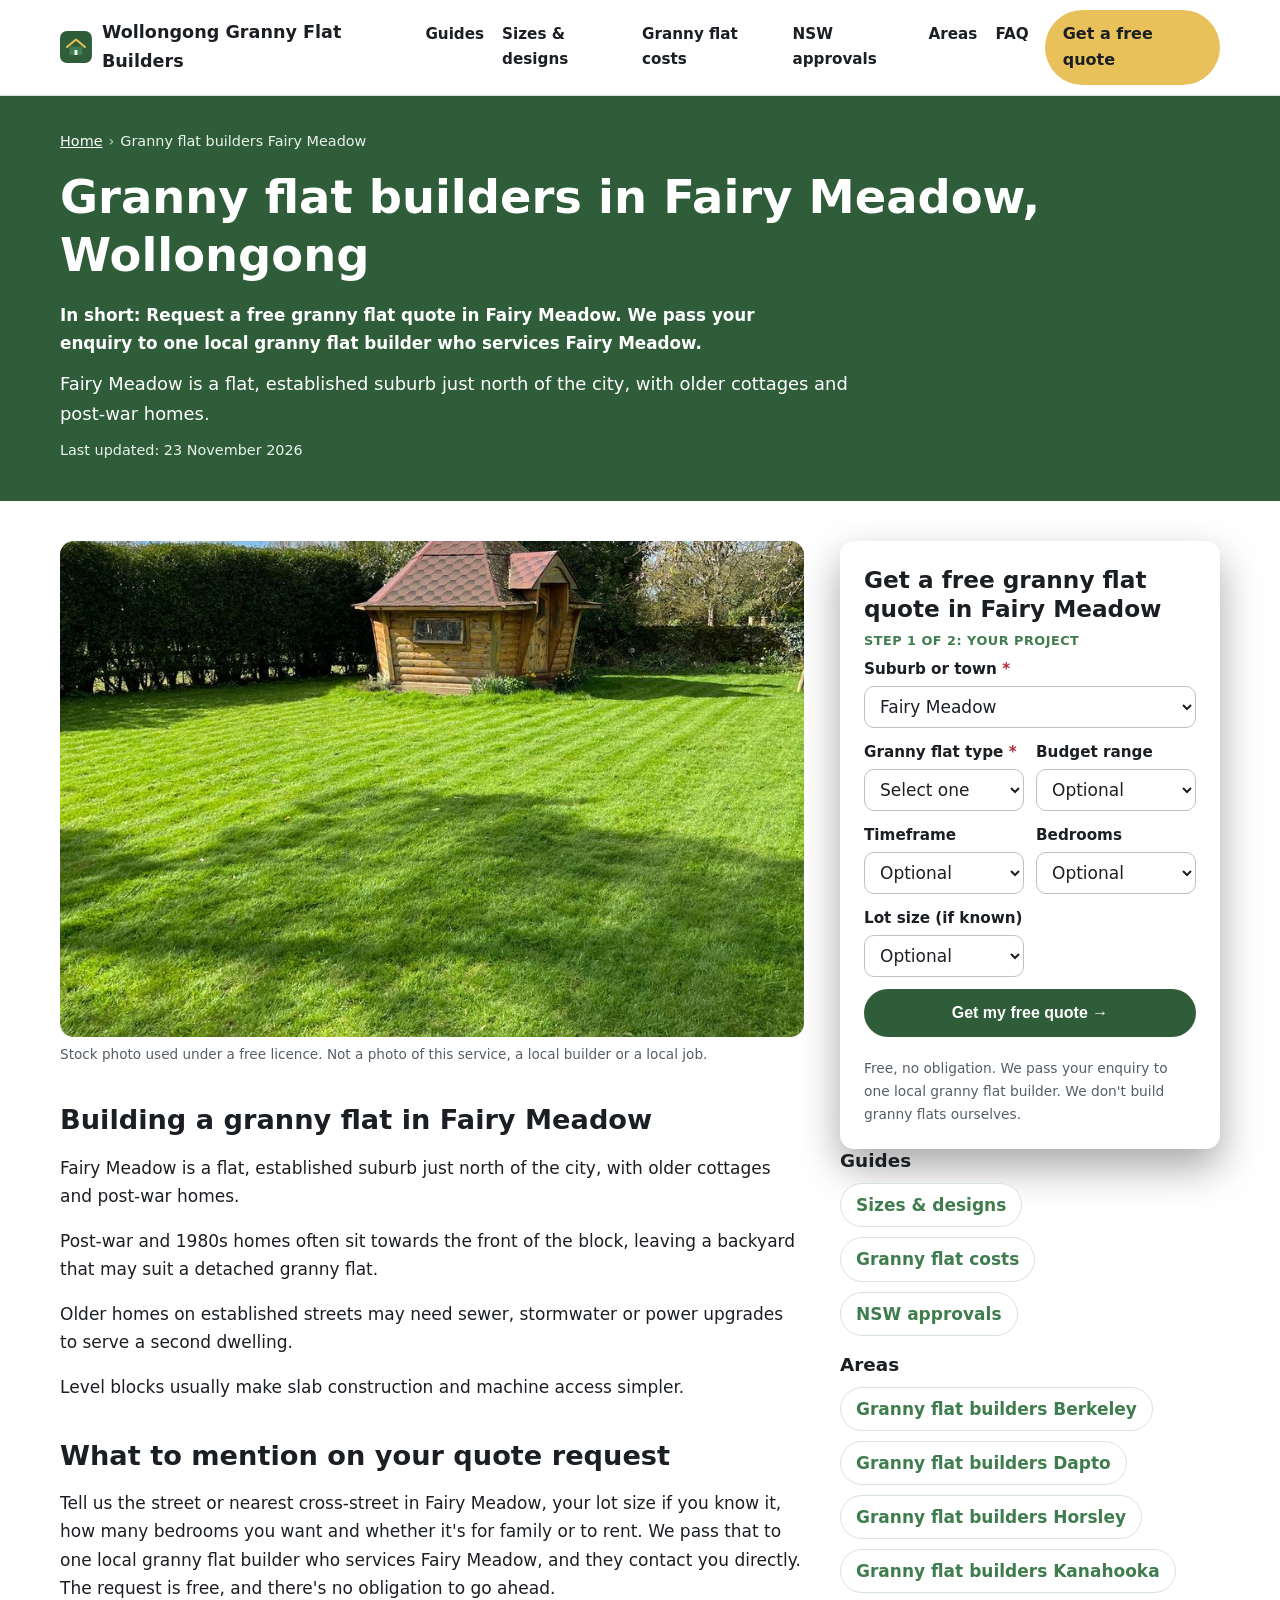
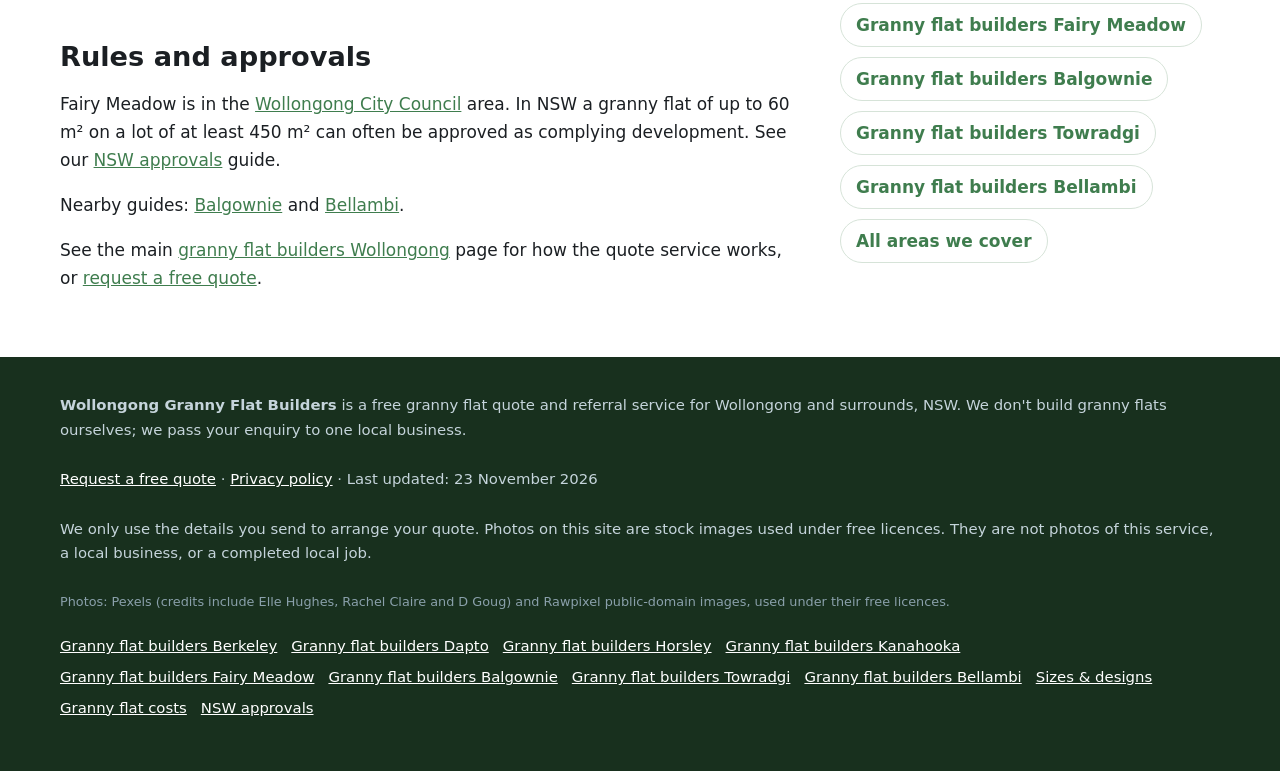
<file: granny-flat-builders-fairy-meadow/index.html>
<!doctype html>
<html lang="en-AU">
<head>
<meta charset="utf-8">
<!-- Search Console verification meta tag goes here once the property is created -->
<meta name="viewport" content="width=device-width, initial-scale=1">
<title>Granny flat builders Fairy Meadow | Free Granny Flat Quotes, Wollongong</title>
<meta name="description" content="Request a free granny flat quote in Fairy Meadow. We pass your enquiry to one local granny flat builder who services Fairy Meadow.">
<link rel="canonical" href="https://wollongonggrannyflatbuilders.com.au/granny-flat-builders-fairy-meadow/">
<link rel="icon" href="/favicon.svg" type="image/svg+xml">
<meta name="theme-color" content="#2f5d3a">
<meta property="og:type" content="article">
<meta property="og:locale" content="en_AU">
<meta property="og:site_name" content="Wollongong Granny Flat Builders">
<meta property="og:title" content="Granny flat builders Fairy Meadow | Free Granny Flat Quotes, Wollongong">
<meta property="og:description" content="Request a free granny flat quote in Fairy Meadow. We pass your enquiry to one local granny flat builder who services Fairy Meadow.">
<meta property="og:url" content="https://wollongonggrannyflatbuilders.com.au/granny-flat-builders-fairy-meadow/">
<meta property="og:image" content="https://wollongonggrannyflatbuilders.com.au/img/hero.jpg">
<meta name="twitter:card" content="summary_large_image">
<meta name="twitter:image" content="https://wollongonggrannyflatbuilders.com.au/img/hero.jpg">
<script>document.documentElement.classList.add('js')</script>
<link rel="stylesheet" href="/styles.css">
<!-- GA4 Measurement ID G-FY9GZ0JT7L -->
<script async src="https://www.googletagmanager.com/gtag/js?id=G-FY9GZ0JT7L"></script>
<script>window.dataLayer=window.dataLayer||[];function gtag(){dataLayer.push(arguments);}gtag('js',new Date());gtag('config','G-FY9GZ0JT7L');</script>
<script type="application/ld+json">
{
 "@context": "https://schema.org",
 "@type": "WebPage",
 "@id": "https://wollongonggrannyflatbuilders.com.au/granny-flat-builders-fairy-meadow/#webpage",
 "url": "https://wollongonggrannyflatbuilders.com.au/granny-flat-builders-fairy-meadow/",
 "name": "Granny flat builders Fairy Meadow | Free Granny Flat Quotes, Wollongong",
 "description": "Request a free granny flat quote in Fairy Meadow. We pass your enquiry to one local granny flat builder who services Fairy Meadow.",
 "inLanguage": "en-AU",
 "dateModified": "2026-11-23",
 "isPartOf": {
  "@id": "https://wollongonggrannyflatbuilders.com.au/#website"
 }
}
</script>
<script type="application/ld+json">
{
 "@context": "https://schema.org",
 "@type": "BreadcrumbList",
 "itemListElement": [
  {
   "@type": "ListItem",
   "position": 1,
   "name": "Home",
   "item": "https://wollongonggrannyflatbuilders.com.au/"
  },
  {
   "@type": "ListItem",
   "position": 2,
   "name": "Granny flat builders Fairy Meadow",
   "item": "https://wollongonggrannyflatbuilders.com.au/granny-flat-builders-fairy-meadow/"
  }
 ]
}
</script>
<script type="application/ld+json">
{
 "@context": "https://schema.org",
 "@type": "Service",
 "@id": "https://wollongonggrannyflatbuilders.com.au/granny-flat-builders-fairy-meadow/#service",
 "name": "Granny flat builders Fairy Meadow",
 "serviceType": "Granny flat builder referral and quote service",
 "url": "https://wollongonggrannyflatbuilders.com.au/granny-flat-builders-fairy-meadow/",
 "provider": {
  "@type": "Organization",
  "name": "Wollongong Granny Flat Builders",
  "url": "https://wollongonggrannyflatbuilders.com.au/"
 },
 "areaServed": [
  {
   "@type": "Place",
   "name": "Fairy Meadow, NSW"
  }
 ]
}
</script>
</head>
<body>
<a class="skip-link" href="#main">Skip to content</a>
<header class="site-header">
  <div class="wrap">
    <a class="brand" href="/" aria-label="Wollongong Granny Flat Builders home">
      <svg viewBox="0 0 64 64" aria-hidden="true"><rect width="64" height="64" rx="14" fill="#2f5d3a"/><path d="M14 32 32 17l18 15" fill="none" stroke="#e8c15a" stroke-width="4" stroke-linecap="round" stroke-linejoin="round"/><rect x="19" y="31" width="26" height="17" rx="2" fill="#3f7d4e"/><rect x="29" y="38" width="6" height="10" fill="#f3f7f2"/></svg>
      Wollongong Granny Flat Builders
    </a>
    <nav class="nav" aria-label="Main">
      <a href="/#guides">Guides</a><a href="/granny-flat-designs/">Sizes &amp; designs</a><a href="/granny-flat-costs/">Granny flat costs</a><a href="/nsw-granny-flat-approvals/">NSW approvals</a><a href="/#areas">Areas</a><a href="/#faq">FAQ</a>
    </nav>
    <a class="btn btn-call header-call" href="#quote">Get a free quote</a>
  </div>
</header>
<main id="main">
<section class="page-hero" aria-labelledby="h1">
  <div class="wrap">
    <nav class="crumbs" aria-label="Breadcrumb"><ol><li><a href="/">Home</a></li><li aria-current="page">Granny flat builders Fairy Meadow</li></ol></nav>
    <h1 id="h1">Granny flat builders in Fairy Meadow, Wollongong</h1>
    <p class="summary">In short: Request a free granny flat quote in Fairy Meadow. We pass your enquiry to one local granny flat builder who services Fairy Meadow.</p>
    <p class="lead">Fairy Meadow is a flat, established suburb just north of the city, with older cottages and post-war homes.</p>
    <p class="updated">Last updated: 23 November 2026</p>
  </div>
</section>
<div class="wrap page-grid">
  <article class="page-body">
<figure><img src="/img/step1.jpg" width="1200" height="800" style="aspect-ratio:3/2;object-fit:cover" alt="Stock photo illustrating granny flat work" decoding="async"><figcaption>Stock photo used under a free licence. Not a photo of this service, a local builder or a local job.</figcaption></figure>

<h2>Building a granny flat in Fairy Meadow</h2>
<p>Fairy Meadow is a flat, established suburb just north of the city, with older cottages and post-war homes.</p>
<p>Post-war and 1980s homes often sit towards the front of the block, leaving a backyard that may suit a detached granny flat.</p><p>Older homes on established streets may need sewer, stormwater or power upgrades to serve a second dwelling.</p><p>Level blocks usually make slab construction and machine access simpler.</p>
<h2>What to mention on your quote request</h2>
<p>Tell us the street or nearest cross-street in Fairy Meadow, your lot size if you know it, how many bedrooms you want and whether it&#x27;s for family or to rent. We pass that to one local granny flat builder who services Fairy Meadow, and they contact you directly. The request is free, and there's no obligation to go ahead.</p>
<h2>Rules and approvals</h2>
<p>Fairy Meadow is in the <a href="https://wollongong.nsw.gov.au/" rel="noopener">Wollongong City Council</a> area. In NSW a granny flat of up to 60 m² on a lot of at least 450 m² can often be approved as complying development. See our <a href="/nsw-granny-flat-approvals/">NSW approvals</a> guide.</p>
<p>Nearby guides: <a href="/granny-flat-builders-balgownie/">Balgownie</a> and <a href="/granny-flat-builders-bellambi/">Bellambi</a>.</p>

<p class="home-link">See the main <a href="/">granny flat builders Wollongong</a> page for how the quote service works, or <a href="#quote">request a free quote</a>.</p>
  </article>
  <aside class="page-aside">
    <div class="hero-form-card" id="quote">
      <h2 id="quote-h">Get a free granny flat quote in Fairy Meadow</h2>
      <form class="quote-form two-step" id="quote-form" data-form="granny_flat_quote" action="https://formsubmit.co/quotes@wollongonggrannyflatbuilders.com.au" method="post" novalidate>
        <input type="hidden" name="_subject" value="New quote request – wollongonggrannyflatbuilders.com.au">
        <input type="hidden" name="_captcha" value="true">
        <input type="hidden" name="_template" value="table">
        <input type="hidden" name="_next" value="https://wollongonggrannyflatbuilders.com.au/thanks.html?lead=1">
        <input type="hidden" name="_autoresponse" value="Thanks for your granny flat request. We&#x27;ve received it and are passing it to a local granny flat builder, who&#x27;ll be in touch about your project.">
        <input type="text" name="_honey" style="display:none" tabindex="-1" autocomplete="off" aria-hidden="true">
        <input type="hidden" name="source" value="wollongonggrannyflatbuilders.com.au">
        <input type="hidden" name="page" value="/granny-flat-builders-fairy-meadow/">
        <fieldset class="step step-1">
          <legend class="step-label">Step 1 of 2: your project</legend>
          <div class="full"><label for="suburb">Suburb or town <span class="req" aria-hidden="true">*</span></label>
            <select id="suburb" name="suburb" required><option value="">Choose your suburb</option><option>Wollongong</option><option>North Wollongong</option><option>West Wollongong</option><option>Gwynneville</option><option>Keiraville</option><option>Mount Ousley</option><option>Mount Keira</option><option>Mangerton</option><option>Mount St Thomas</option><option>Figtree</option><option>Cordeaux Heights</option><option>Farmborough Heights</option><option>Unanderra</option><option>Berkeley</option><option>Lake Heights</option><option>Warrawong</option><option>Port Kembla</option><option>Kanahooka</option><option>Koonawarra</option><option>Dapto</option><option>Horsley</option><option>Wongawilli</option><option selected>Fairy Meadow</option><option>Towradgi</option><option>Balgownie</option><option>Corrimal</option><option>Tarrawanna</option><option>Bellambi</option><option>Woonona</option><option>Bulli</option><option>Thirroul</option><option>Austinmer</option><option value="Other">Other (tell us below)</option></select></div>
          <div class="full other-wrap"><label for="suburb_other">Other suburb or town</label><input id="suburb_other" name="suburb_other" type="text" autocomplete="address-level2"></div>
          <div><label for="proj_type">Granny flat type <span class="req" aria-hidden="true">*</span></label>
            <select id="proj_type" name="granny_flat_type" required><option value="">Select one</option><option>Detached (freestanding)</option><option>Attached to the house</option><option>Garage or under-house conversion</option><option>Not sure</option></select></div>
          <div><label for="budget">Budget range</label>
            <select id="budget" name="budget"><option value="">Optional</option><option>Under $100,000</option><option>$100,000–$150,000</option><option>$150,000–$200,000</option><option>$200,000 or more</option><option>Not sure / want advice</option></select></div>
          <div><label for="timeframe">Timeframe</label>
            <select id="timeframe" name="timeframe"><option value="">Optional</option><option>ASAP / within a month</option><option>Next 1–3 months</option><option>3–6 months</option><option>6–12 months</option><option>Just researching</option></select></div>
          <div><label for="extra1">Bedrooms</label>
            <select id="extra1" name="bedrooms"><option value="">Optional</option><option>Studio</option><option>1 bedroom</option><option>2 bedrooms</option><option>Not sure</option></select></div>
          <div><label for="extra2">Lot size (if known)</label>
            <select id="extra2" name="lot_size"><option value="">Optional</option><option>Under 450 m²</option><option>450–600 m²</option><option>Over 600 m²</option><option>Not sure</option></select></div>
          <div class="full js-only"><button class="btn btn-primary btn-block" type="button" id="to-step-2">Get my free quote →</button></div>
          <p class="microcopy full">Free, no obligation. We pass your enquiry to one local granny flat builder. We don't build granny flats ourselves.</p>
          <p class="form-error full" id="step1-error" role="alert" hidden>Please choose your suburb and granny flat type.</p>
        </fieldset>
        <fieldset class="step step-2" id="step-2">
          <legend class="step-label">Step 2 of 2: your details</legend>
          <div><label for="name">Name <span class="req" aria-hidden="true">*</span></label><input id="name" name="name" type="text" autocomplete="name" required></div>
          <div><label for="phone">Phone <span class="req" aria-hidden="true">*</span></label><input id="phone" name="phone" type="tel" autocomplete="tel" inputmode="tel" required></div>
          <div class="full"><label for="email">Email <span class="req" aria-hidden="true">*</span></label><input id="email" name="email" type="email" autocomplete="email" required></div>
          <div class="full"><label for="message">Anything else we should pass on?</label><textarea id="message" name="message" rows="2" placeholder="e.g. two-bedroom granny flat in Berkeley, about 650 m² block, for family"></textarea></div>
          <p class="consent full">By sending this form you agree we can share your details with one local granny flat builder so they can quote for your project. See our <a href="/privacy.html">privacy policy</a>.</p>
          <div class="full step2-actions"><button class="btn btn-primary" type="submit">Send my quote request</button><button class="btn-link js-only" type="button" id="back-1">← Back</button></div>
        </fieldset>
      </form>
    </div>
    <h3>Guides</h3>
    <ul class="link-list"><li><a href="/granny-flat-designs/">Sizes &amp; designs</a></li><li><a href="/granny-flat-costs/">Granny flat costs</a></li><li><a href="/nsw-granny-flat-approvals/">NSW approvals</a></li></ul>
    <h3>Areas</h3>
    <ul class="link-list"><li><a href="/granny-flat-builders-berkeley/">Granny flat builders Berkeley</a></li><li><a href="/granny-flat-builders-dapto/">Granny flat builders Dapto</a></li><li><a href="/granny-flat-builders-horsley/">Granny flat builders Horsley</a></li><li><a href="/granny-flat-builders-kanahooka/">Granny flat builders Kanahooka</a></li><li><a href="/granny-flat-builders-fairy-meadow/">Granny flat builders Fairy Meadow</a></li><li><a href="/granny-flat-builders-balgownie/">Granny flat builders Balgownie</a></li><li><a href="/granny-flat-builders-towradgi/">Granny flat builders Towradgi</a></li><li><a href="/granny-flat-builders-bellambi/">Granny flat builders Bellambi</a></li><li><a href="/#areas">All areas we cover</a></li></ul>
  </aside>
</div>
</main>
<footer class="site-footer">
  <div class="wrap">
    <p><strong>Wollongong Granny Flat Builders</strong> is a free granny flat quote and referral service for Wollongong and surrounds, NSW. We don't build granny flats ourselves; we pass your enquiry to one local business.</p>
    <p><a href="#quote">Request a free quote</a> · <a href="/privacy.html">Privacy policy</a> · Last updated: 23 November 2026</p>
    <p>We only use the details you send to arrange your quote. Photos on this site are stock images used under free licences. They are not photos of this service, a local business, or a completed local job.</p>
    <p class="credit-line">Photos: Pexels (credits include Elle Hughes, Rachel Claire and D Goug) and Rawpixel public-domain images, used under their free licences.</p>
    <p class="footer-links"><a href="/granny-flat-builders-berkeley/">Granny flat builders Berkeley</a> <a href="/granny-flat-builders-dapto/">Granny flat builders Dapto</a> <a href="/granny-flat-builders-horsley/">Granny flat builders Horsley</a> <a href="/granny-flat-builders-kanahooka/">Granny flat builders Kanahooka</a> <a href="/granny-flat-builders-fairy-meadow/">Granny flat builders Fairy Meadow</a> <a href="/granny-flat-builders-balgownie/">Granny flat builders Balgownie</a> <a href="/granny-flat-builders-towradgi/">Granny flat builders Towradgi</a> <a href="/granny-flat-builders-bellambi/">Granny flat builders Bellambi</a> <a href="/granny-flat-designs/">Sizes &amp; designs</a> <a href="/granny-flat-costs/">Granny flat costs</a> <a href="/nsw-granny-flat-approvals/">NSW approvals</a></p>
  </div>
</footer>

<div class="mobile-call" aria-label="Quick contact">
  <a class="btn btn-call" href="#quote">Get a free quote</a>
</div>
<script src="/form.js" defer></script>
<script>(function(){var b=document.querySelector('.mobile-call'),q=document.getElementById('quote');if(!b||!q||!('IntersectionObserver' in window))return;new IntersectionObserver(function(e){b.classList.toggle('mc-off',e[0].isIntersecting)},{threshold:.15}).observe(q)})();</script>

</body>
</html>
</file>
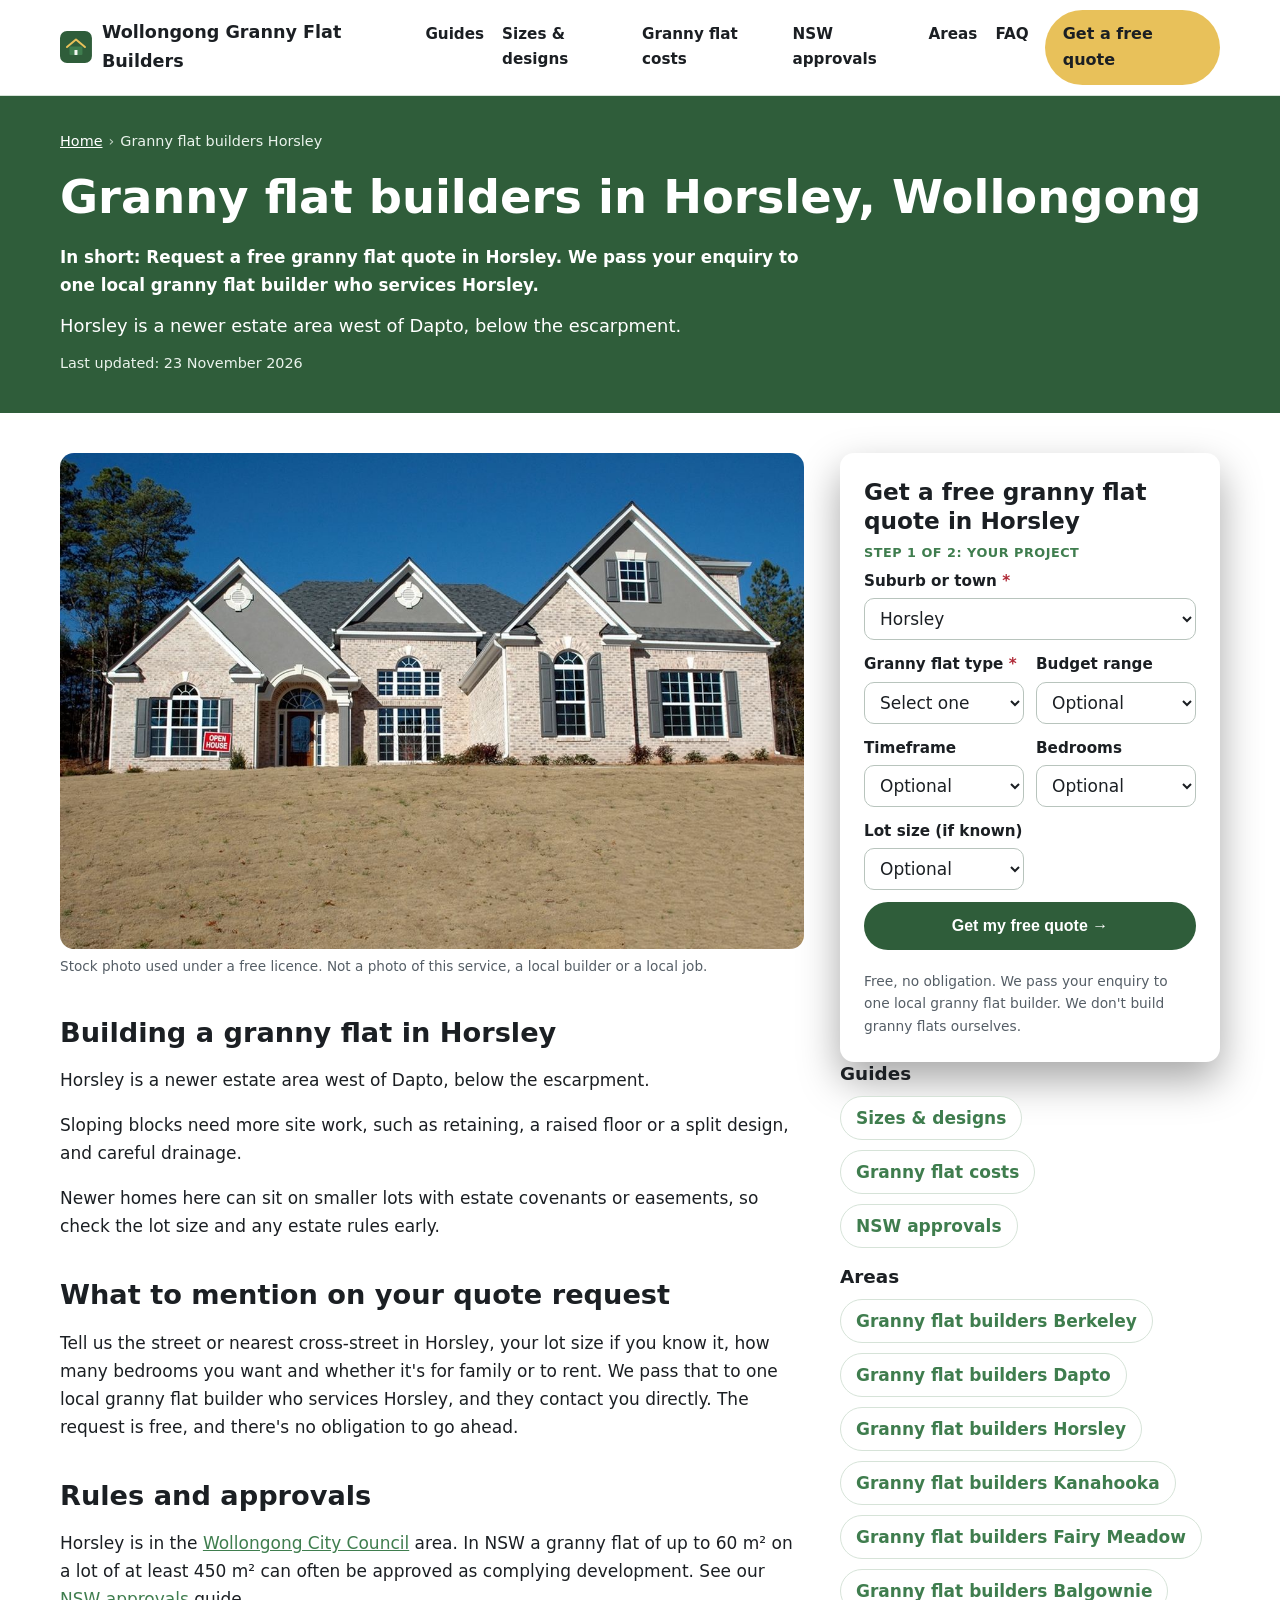
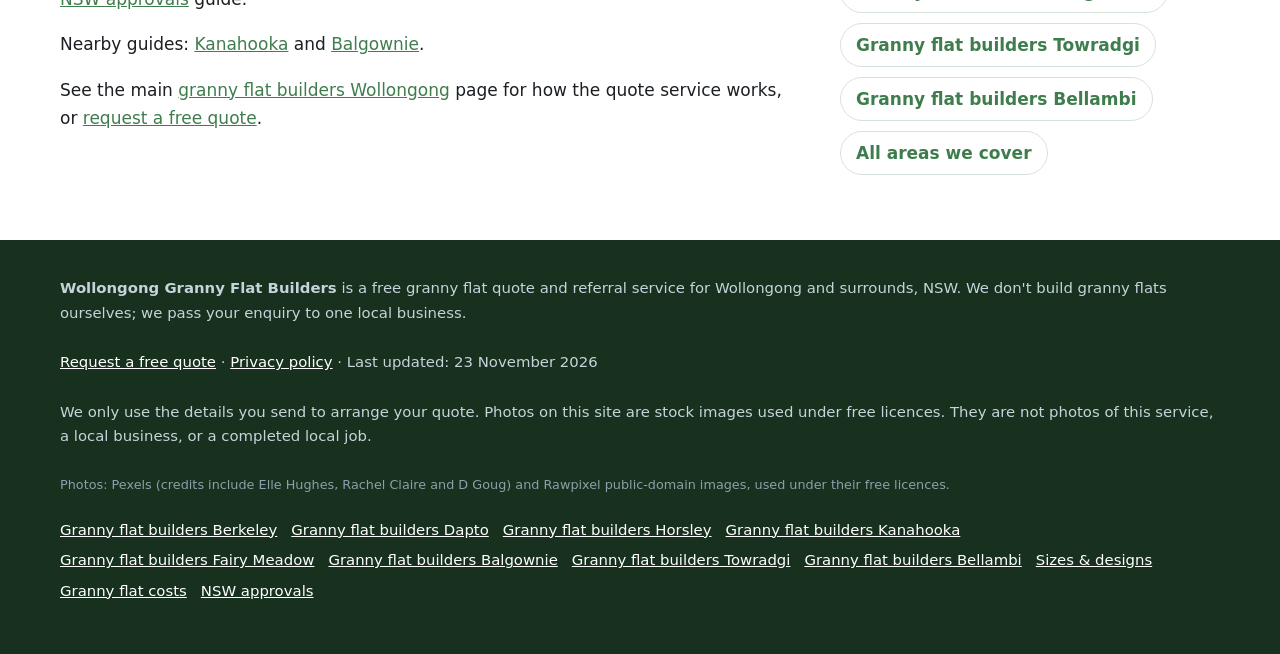
<file: granny-flat-builders-horsley/index.html>
<!doctype html>
<html lang="en-AU">
<head>
<meta charset="utf-8">
<!-- Search Console verification meta tag goes here once the property is created -->
<meta name="viewport" content="width=device-width, initial-scale=1">
<title>Granny flat builders Horsley | Free Granny Flat Quotes, Wollongong</title>
<meta name="description" content="Request a free granny flat quote in Horsley. We pass your enquiry to one local granny flat builder who services Horsley.">
<link rel="canonical" href="https://wollongonggrannyflatbuilders.com.au/granny-flat-builders-horsley/">
<link rel="icon" href="/favicon.svg" type="image/svg+xml">
<meta name="theme-color" content="#2f5d3a">
<meta property="og:type" content="article">
<meta property="og:locale" content="en_AU">
<meta property="og:site_name" content="Wollongong Granny Flat Builders">
<meta property="og:title" content="Granny flat builders Horsley | Free Granny Flat Quotes, Wollongong">
<meta property="og:description" content="Request a free granny flat quote in Horsley. We pass your enquiry to one local granny flat builder who services Horsley.">
<meta property="og:url" content="https://wollongonggrannyflatbuilders.com.au/granny-flat-builders-horsley/">
<meta property="og:image" content="https://wollongonggrannyflatbuilders.com.au/img/hero.jpg">
<meta name="twitter:card" content="summary_large_image">
<meta name="twitter:image" content="https://wollongonggrannyflatbuilders.com.au/img/hero.jpg">
<script>document.documentElement.classList.add('js')</script>
<link rel="stylesheet" href="/styles.css">
<!-- GA4 Measurement ID G-FY9GZ0JT7L -->
<script async src="https://www.googletagmanager.com/gtag/js?id=G-FY9GZ0JT7L"></script>
<script>window.dataLayer=window.dataLayer||[];function gtag(){dataLayer.push(arguments);}gtag('js',new Date());gtag('config','G-FY9GZ0JT7L');</script>
<script type="application/ld+json">
{
 "@context": "https://schema.org",
 "@type": "WebPage",
 "@id": "https://wollongonggrannyflatbuilders.com.au/granny-flat-builders-horsley/#webpage",
 "url": "https://wollongonggrannyflatbuilders.com.au/granny-flat-builders-horsley/",
 "name": "Granny flat builders Horsley | Free Granny Flat Quotes, Wollongong",
 "description": "Request a free granny flat quote in Horsley. We pass your enquiry to one local granny flat builder who services Horsley.",
 "inLanguage": "en-AU",
 "dateModified": "2026-11-23",
 "isPartOf": {
  "@id": "https://wollongonggrannyflatbuilders.com.au/#website"
 }
}
</script>
<script type="application/ld+json">
{
 "@context": "https://schema.org",
 "@type": "BreadcrumbList",
 "itemListElement": [
  {
   "@type": "ListItem",
   "position": 1,
   "name": "Home",
   "item": "https://wollongonggrannyflatbuilders.com.au/"
  },
  {
   "@type": "ListItem",
   "position": 2,
   "name": "Granny flat builders Horsley",
   "item": "https://wollongonggrannyflatbuilders.com.au/granny-flat-builders-horsley/"
  }
 ]
}
</script>
<script type="application/ld+json">
{
 "@context": "https://schema.org",
 "@type": "Service",
 "@id": "https://wollongonggrannyflatbuilders.com.au/granny-flat-builders-horsley/#service",
 "name": "Granny flat builders Horsley",
 "serviceType": "Granny flat builder referral and quote service",
 "url": "https://wollongonggrannyflatbuilders.com.au/granny-flat-builders-horsley/",
 "provider": {
  "@type": "Organization",
  "name": "Wollongong Granny Flat Builders",
  "url": "https://wollongonggrannyflatbuilders.com.au/"
 },
 "areaServed": [
  {
   "@type": "Place",
   "name": "Horsley, NSW"
  }
 ]
}
</script>
</head>
<body>
<a class="skip-link" href="#main">Skip to content</a>
<header class="site-header">
  <div class="wrap">
    <a class="brand" href="/" aria-label="Wollongong Granny Flat Builders home">
      <svg viewBox="0 0 64 64" aria-hidden="true"><rect width="64" height="64" rx="14" fill="#2f5d3a"/><path d="M14 32 32 17l18 15" fill="none" stroke="#e8c15a" stroke-width="4" stroke-linecap="round" stroke-linejoin="round"/><rect x="19" y="31" width="26" height="17" rx="2" fill="#3f7d4e"/><rect x="29" y="38" width="6" height="10" fill="#f3f7f2"/></svg>
      Wollongong Granny Flat Builders
    </a>
    <nav class="nav" aria-label="Main">
      <a href="/#guides">Guides</a><a href="/granny-flat-designs/">Sizes &amp; designs</a><a href="/granny-flat-costs/">Granny flat costs</a><a href="/nsw-granny-flat-approvals/">NSW approvals</a><a href="/#areas">Areas</a><a href="/#faq">FAQ</a>
    </nav>
    <a class="btn btn-call header-call" href="#quote">Get a free quote</a>
  </div>
</header>
<main id="main">
<section class="page-hero" aria-labelledby="h1">
  <div class="wrap">
    <nav class="crumbs" aria-label="Breadcrumb"><ol><li><a href="/">Home</a></li><li aria-current="page">Granny flat builders Horsley</li></ol></nav>
    <h1 id="h1">Granny flat builders in Horsley, Wollongong</h1>
    <p class="summary">In short: Request a free granny flat quote in Horsley. We pass your enquiry to one local granny flat builder who services Horsley.</p>
    <p class="lead">Horsley is a newer estate area west of Dapto, below the escarpment.</p>
    <p class="updated">Last updated: 23 November 2026</p>
  </div>
</section>
<div class="wrap page-grid">
  <article class="page-body">
<figure><img src="/img/extra2.jpg" width="1200" height="800" style="aspect-ratio:3/2;object-fit:cover" alt="Stock photo illustrating granny flat work" decoding="async"><figcaption>Stock photo used under a free licence. Not a photo of this service, a local builder or a local job.</figcaption></figure>

<h2>Building a granny flat in Horsley</h2>
<p>Horsley is a newer estate area west of Dapto, below the escarpment.</p>
<p>Sloping blocks need more site work, such as retaining, a raised floor or a split design, and careful drainage.</p><p>Newer homes here can sit on smaller lots with estate covenants or easements, so check the lot size and any estate rules early.</p>
<h2>What to mention on your quote request</h2>
<p>Tell us the street or nearest cross-street in Horsley, your lot size if you know it, how many bedrooms you want and whether it&#x27;s for family or to rent. We pass that to one local granny flat builder who services Horsley, and they contact you directly. The request is free, and there's no obligation to go ahead.</p>
<h2>Rules and approvals</h2>
<p>Horsley is in the <a href="https://wollongong.nsw.gov.au/" rel="noopener">Wollongong City Council</a> area. In NSW a granny flat of up to 60 m² on a lot of at least 450 m² can often be approved as complying development. See our <a href="/nsw-granny-flat-approvals/">NSW approvals</a> guide.</p>
<p>Nearby guides: <a href="/granny-flat-builders-kanahooka/">Kanahooka</a> and <a href="/granny-flat-builders-balgownie/">Balgownie</a>.</p>

<p class="home-link">See the main <a href="/">granny flat builders Wollongong</a> page for how the quote service works, or <a href="#quote">request a free quote</a>.</p>
  </article>
  <aside class="page-aside">
    <div class="hero-form-card" id="quote">
      <h2 id="quote-h">Get a free granny flat quote in Horsley</h2>
      <form class="quote-form two-step" id="quote-form" data-form="granny_flat_quote" action="https://formsubmit.co/quotes@wollongonggrannyflatbuilders.com.au" method="post" novalidate>
        <input type="hidden" name="_subject" value="New quote request – wollongonggrannyflatbuilders.com.au">
        <input type="hidden" name="_captcha" value="true">
        <input type="hidden" name="_template" value="table">
        <input type="hidden" name="_next" value="https://wollongonggrannyflatbuilders.com.au/thanks.html?lead=1">
        <input type="hidden" name="_autoresponse" value="Thanks for your granny flat request. We&#x27;ve received it and are passing it to a local granny flat builder, who&#x27;ll be in touch about your project.">
        <input type="text" name="_honey" style="display:none" tabindex="-1" autocomplete="off" aria-hidden="true">
        <input type="hidden" name="source" value="wollongonggrannyflatbuilders.com.au">
        <input type="hidden" name="page" value="/granny-flat-builders-horsley/">
        <fieldset class="step step-1">
          <legend class="step-label">Step 1 of 2: your project</legend>
          <div class="full"><label for="suburb">Suburb or town <span class="req" aria-hidden="true">*</span></label>
            <select id="suburb" name="suburb" required><option value="">Choose your suburb</option><option>Wollongong</option><option>North Wollongong</option><option>West Wollongong</option><option>Gwynneville</option><option>Keiraville</option><option>Mount Ousley</option><option>Mount Keira</option><option>Mangerton</option><option>Mount St Thomas</option><option>Figtree</option><option>Cordeaux Heights</option><option>Farmborough Heights</option><option>Unanderra</option><option>Berkeley</option><option>Lake Heights</option><option>Warrawong</option><option>Port Kembla</option><option>Kanahooka</option><option>Koonawarra</option><option>Dapto</option><option selected>Horsley</option><option>Wongawilli</option><option>Fairy Meadow</option><option>Towradgi</option><option>Balgownie</option><option>Corrimal</option><option>Tarrawanna</option><option>Bellambi</option><option>Woonona</option><option>Bulli</option><option>Thirroul</option><option>Austinmer</option><option value="Other">Other (tell us below)</option></select></div>
          <div class="full other-wrap"><label for="suburb_other">Other suburb or town</label><input id="suburb_other" name="suburb_other" type="text" autocomplete="address-level2"></div>
          <div><label for="proj_type">Granny flat type <span class="req" aria-hidden="true">*</span></label>
            <select id="proj_type" name="granny_flat_type" required><option value="">Select one</option><option>Detached (freestanding)</option><option>Attached to the house</option><option>Garage or under-house conversion</option><option>Not sure</option></select></div>
          <div><label for="budget">Budget range</label>
            <select id="budget" name="budget"><option value="">Optional</option><option>Under $100,000</option><option>$100,000–$150,000</option><option>$150,000–$200,000</option><option>$200,000 or more</option><option>Not sure / want advice</option></select></div>
          <div><label for="timeframe">Timeframe</label>
            <select id="timeframe" name="timeframe"><option value="">Optional</option><option>ASAP / within a month</option><option>Next 1–3 months</option><option>3–6 months</option><option>6–12 months</option><option>Just researching</option></select></div>
          <div><label for="extra1">Bedrooms</label>
            <select id="extra1" name="bedrooms"><option value="">Optional</option><option>Studio</option><option>1 bedroom</option><option>2 bedrooms</option><option>Not sure</option></select></div>
          <div><label for="extra2">Lot size (if known)</label>
            <select id="extra2" name="lot_size"><option value="">Optional</option><option>Under 450 m²</option><option>450–600 m²</option><option>Over 600 m²</option><option>Not sure</option></select></div>
          <div class="full js-only"><button class="btn btn-primary btn-block" type="button" id="to-step-2">Get my free quote →</button></div>
          <p class="microcopy full">Free, no obligation. We pass your enquiry to one local granny flat builder. We don't build granny flats ourselves.</p>
          <p class="form-error full" id="step1-error" role="alert" hidden>Please choose your suburb and granny flat type.</p>
        </fieldset>
        <fieldset class="step step-2" id="step-2">
          <legend class="step-label">Step 2 of 2: your details</legend>
          <div><label for="name">Name <span class="req" aria-hidden="true">*</span></label><input id="name" name="name" type="text" autocomplete="name" required></div>
          <div><label for="phone">Phone <span class="req" aria-hidden="true">*</span></label><input id="phone" name="phone" type="tel" autocomplete="tel" inputmode="tel" required></div>
          <div class="full"><label for="email">Email <span class="req" aria-hidden="true">*</span></label><input id="email" name="email" type="email" autocomplete="email" required></div>
          <div class="full"><label for="message">Anything else we should pass on?</label><textarea id="message" name="message" rows="2" placeholder="e.g. two-bedroom granny flat in Berkeley, about 650 m² block, for family"></textarea></div>
          <p class="consent full">By sending this form you agree we can share your details with one local granny flat builder so they can quote for your project. See our <a href="/privacy.html">privacy policy</a>.</p>
          <div class="full step2-actions"><button class="btn btn-primary" type="submit">Send my quote request</button><button class="btn-link js-only" type="button" id="back-1">← Back</button></div>
        </fieldset>
      </form>
    </div>
    <h3>Guides</h3>
    <ul class="link-list"><li><a href="/granny-flat-designs/">Sizes &amp; designs</a></li><li><a href="/granny-flat-costs/">Granny flat costs</a></li><li><a href="/nsw-granny-flat-approvals/">NSW approvals</a></li></ul>
    <h3>Areas</h3>
    <ul class="link-list"><li><a href="/granny-flat-builders-berkeley/">Granny flat builders Berkeley</a></li><li><a href="/granny-flat-builders-dapto/">Granny flat builders Dapto</a></li><li><a href="/granny-flat-builders-horsley/">Granny flat builders Horsley</a></li><li><a href="/granny-flat-builders-kanahooka/">Granny flat builders Kanahooka</a></li><li><a href="/granny-flat-builders-fairy-meadow/">Granny flat builders Fairy Meadow</a></li><li><a href="/granny-flat-builders-balgownie/">Granny flat builders Balgownie</a></li><li><a href="/granny-flat-builders-towradgi/">Granny flat builders Towradgi</a></li><li><a href="/granny-flat-builders-bellambi/">Granny flat builders Bellambi</a></li><li><a href="/#areas">All areas we cover</a></li></ul>
  </aside>
</div>
</main>
<footer class="site-footer">
  <div class="wrap">
    <p><strong>Wollongong Granny Flat Builders</strong> is a free granny flat quote and referral service for Wollongong and surrounds, NSW. We don't build granny flats ourselves; we pass your enquiry to one local business.</p>
    <p><a href="#quote">Request a free quote</a> · <a href="/privacy.html">Privacy policy</a> · Last updated: 23 November 2026</p>
    <p>We only use the details you send to arrange your quote. Photos on this site are stock images used under free licences. They are not photos of this service, a local business, or a completed local job.</p>
    <p class="credit-line">Photos: Pexels (credits include Elle Hughes, Rachel Claire and D Goug) and Rawpixel public-domain images, used under their free licences.</p>
    <p class="footer-links"><a href="/granny-flat-builders-berkeley/">Granny flat builders Berkeley</a> <a href="/granny-flat-builders-dapto/">Granny flat builders Dapto</a> <a href="/granny-flat-builders-horsley/">Granny flat builders Horsley</a> <a href="/granny-flat-builders-kanahooka/">Granny flat builders Kanahooka</a> <a href="/granny-flat-builders-fairy-meadow/">Granny flat builders Fairy Meadow</a> <a href="/granny-flat-builders-balgownie/">Granny flat builders Balgownie</a> <a href="/granny-flat-builders-towradgi/">Granny flat builders Towradgi</a> <a href="/granny-flat-builders-bellambi/">Granny flat builders Bellambi</a> <a href="/granny-flat-designs/">Sizes &amp; designs</a> <a href="/granny-flat-costs/">Granny flat costs</a> <a href="/nsw-granny-flat-approvals/">NSW approvals</a></p>
  </div>
</footer>

<div class="mobile-call" aria-label="Quick contact">
  <a class="btn btn-call" href="#quote">Get a free quote</a>
</div>
<script src="/form.js" defer></script>
<script>(function(){var b=document.querySelector('.mobile-call'),q=document.getElementById('quote');if(!b||!q||!('IntersectionObserver' in window))return;new IntersectionObserver(function(e){b.classList.toggle('mc-off',e[0].isIntersecting)},{threshold:.15}).observe(q)})();</script>

</body>
</html>
</file>
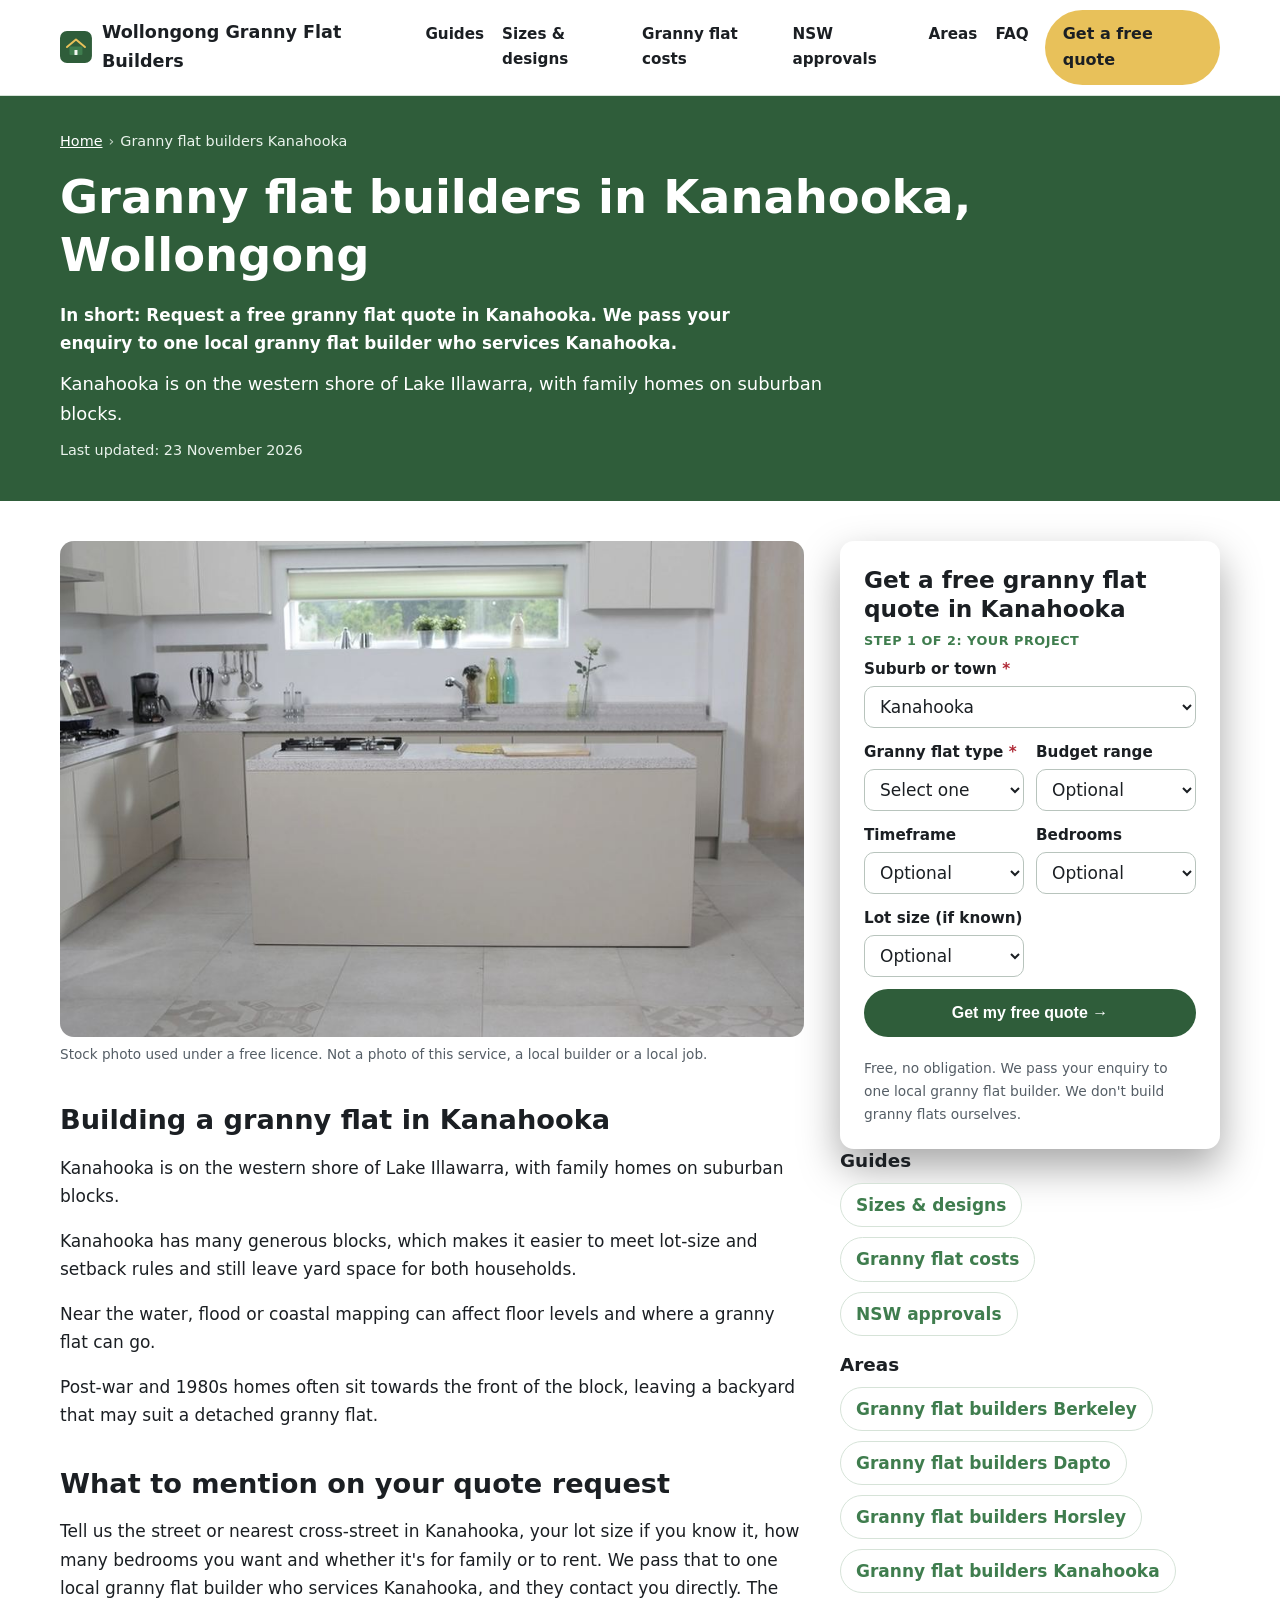
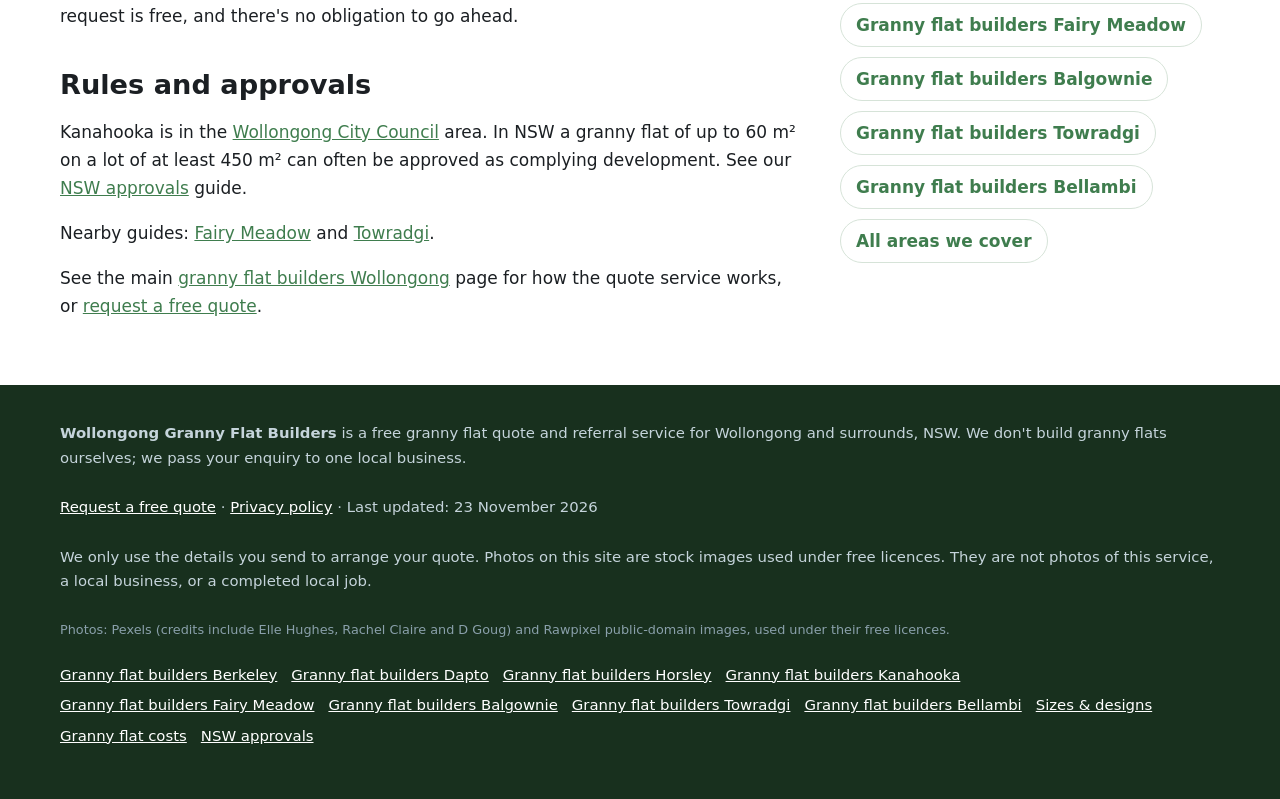
<file: granny-flat-builders-kanahooka/index.html>
<!doctype html>
<html lang="en-AU">
<head>
<meta charset="utf-8">
<!-- Search Console verification meta tag goes here once the property is created -->
<meta name="viewport" content="width=device-width, initial-scale=1">
<title>Granny flat builders Kanahooka | Free Granny Flat Quotes, Wollongong</title>
<meta name="description" content="Request a free granny flat quote in Kanahooka. We pass your enquiry to one local granny flat builder who services Kanahooka.">
<link rel="canonical" href="https://wollongonggrannyflatbuilders.com.au/granny-flat-builders-kanahooka/">
<link rel="icon" href="/favicon.svg" type="image/svg+xml">
<meta name="theme-color" content="#2f5d3a">
<meta property="og:type" content="article">
<meta property="og:locale" content="en_AU">
<meta property="og:site_name" content="Wollongong Granny Flat Builders">
<meta property="og:title" content="Granny flat builders Kanahooka | Free Granny Flat Quotes, Wollongong">
<meta property="og:description" content="Request a free granny flat quote in Kanahooka. We pass your enquiry to one local granny flat builder who services Kanahooka.">
<meta property="og:url" content="https://wollongonggrannyflatbuilders.com.au/granny-flat-builders-kanahooka/">
<meta property="og:image" content="https://wollongonggrannyflatbuilders.com.au/img/hero.jpg">
<meta name="twitter:card" content="summary_large_image">
<meta name="twitter:image" content="https://wollongonggrannyflatbuilders.com.au/img/hero.jpg">
<script>document.documentElement.classList.add('js')</script>
<link rel="stylesheet" href="/styles.css">
<!-- GA4 Measurement ID G-FY9GZ0JT7L -->
<script async src="https://www.googletagmanager.com/gtag/js?id=G-FY9GZ0JT7L"></script>
<script>window.dataLayer=window.dataLayer||[];function gtag(){dataLayer.push(arguments);}gtag('js',new Date());gtag('config','G-FY9GZ0JT7L');</script>
<script type="application/ld+json">
{
 "@context": "https://schema.org",
 "@type": "WebPage",
 "@id": "https://wollongonggrannyflatbuilders.com.au/granny-flat-builders-kanahooka/#webpage",
 "url": "https://wollongonggrannyflatbuilders.com.au/granny-flat-builders-kanahooka/",
 "name": "Granny flat builders Kanahooka | Free Granny Flat Quotes, Wollongong",
 "description": "Request a free granny flat quote in Kanahooka. We pass your enquiry to one local granny flat builder who services Kanahooka.",
 "inLanguage": "en-AU",
 "dateModified": "2026-11-23",
 "isPartOf": {
  "@id": "https://wollongonggrannyflatbuilders.com.au/#website"
 }
}
</script>
<script type="application/ld+json">
{
 "@context": "https://schema.org",
 "@type": "BreadcrumbList",
 "itemListElement": [
  {
   "@type": "ListItem",
   "position": 1,
   "name": "Home",
   "item": "https://wollongonggrannyflatbuilders.com.au/"
  },
  {
   "@type": "ListItem",
   "position": 2,
   "name": "Granny flat builders Kanahooka",
   "item": "https://wollongonggrannyflatbuilders.com.au/granny-flat-builders-kanahooka/"
  }
 ]
}
</script>
<script type="application/ld+json">
{
 "@context": "https://schema.org",
 "@type": "Service",
 "@id": "https://wollongonggrannyflatbuilders.com.au/granny-flat-builders-kanahooka/#service",
 "name": "Granny flat builders Kanahooka",
 "serviceType": "Granny flat builder referral and quote service",
 "url": "https://wollongonggrannyflatbuilders.com.au/granny-flat-builders-kanahooka/",
 "provider": {
  "@type": "Organization",
  "name": "Wollongong Granny Flat Builders",
  "url": "https://wollongonggrannyflatbuilders.com.au/"
 },
 "areaServed": [
  {
   "@type": "Place",
   "name": "Kanahooka, NSW"
  }
 ]
}
</script>
</head>
<body>
<a class="skip-link" href="#main">Skip to content</a>
<header class="site-header">
  <div class="wrap">
    <a class="brand" href="/" aria-label="Wollongong Granny Flat Builders home">
      <svg viewBox="0 0 64 64" aria-hidden="true"><rect width="64" height="64" rx="14" fill="#2f5d3a"/><path d="M14 32 32 17l18 15" fill="none" stroke="#e8c15a" stroke-width="4" stroke-linecap="round" stroke-linejoin="round"/><rect x="19" y="31" width="26" height="17" rx="2" fill="#3f7d4e"/><rect x="29" y="38" width="6" height="10" fill="#f3f7f2"/></svg>
      Wollongong Granny Flat Builders
    </a>
    <nav class="nav" aria-label="Main">
      <a href="/#guides">Guides</a><a href="/granny-flat-designs/">Sizes &amp; designs</a><a href="/granny-flat-costs/">Granny flat costs</a><a href="/nsw-granny-flat-approvals/">NSW approvals</a><a href="/#areas">Areas</a><a href="/#faq">FAQ</a>
    </nav>
    <a class="btn btn-call header-call" href="#quote">Get a free quote</a>
  </div>
</header>
<main id="main">
<section class="page-hero" aria-labelledby="h1">
  <div class="wrap">
    <nav class="crumbs" aria-label="Breadcrumb"><ol><li><a href="/">Home</a></li><li aria-current="page">Granny flat builders Kanahooka</li></ol></nav>
    <h1 id="h1">Granny flat builders in Kanahooka, Wollongong</h1>
    <p class="summary">In short: Request a free granny flat quote in Kanahooka. We pass your enquiry to one local granny flat builder who services Kanahooka.</p>
    <p class="lead">Kanahooka is on the western shore of Lake Illawarra, with family homes on suburban blocks.</p>
    <p class="updated">Last updated: 23 November 2026</p>
  </div>
</section>
<div class="wrap page-grid">
  <article class="page-body">
<figure><img src="/img/type3.jpg" width="1200" height="800" style="aspect-ratio:3/2;object-fit:cover" alt="Stock photo illustrating granny flat work" decoding="async"><figcaption>Stock photo used under a free licence. Not a photo of this service, a local builder or a local job.</figcaption></figure>

<h2>Building a granny flat in Kanahooka</h2>
<p>Kanahooka is on the western shore of Lake Illawarra, with family homes on suburban blocks.</p>
<p>Kanahooka has many generous blocks, which makes it easier to meet lot-size and setback rules and still leave yard space for both households.</p><p>Near the water, flood or coastal mapping can affect floor levels and where a granny flat can go.</p><p>Post-war and 1980s homes often sit towards the front of the block, leaving a backyard that may suit a detached granny flat.</p>
<h2>What to mention on your quote request</h2>
<p>Tell us the street or nearest cross-street in Kanahooka, your lot size if you know it, how many bedrooms you want and whether it&#x27;s for family or to rent. We pass that to one local granny flat builder who services Kanahooka, and they contact you directly. The request is free, and there's no obligation to go ahead.</p>
<h2>Rules and approvals</h2>
<p>Kanahooka is in the <a href="https://wollongong.nsw.gov.au/" rel="noopener">Wollongong City Council</a> area. In NSW a granny flat of up to 60 m² on a lot of at least 450 m² can often be approved as complying development. See our <a href="/nsw-granny-flat-approvals/">NSW approvals</a> guide.</p>
<p>Nearby guides: <a href="/granny-flat-builders-fairy-meadow/">Fairy Meadow</a> and <a href="/granny-flat-builders-towradgi/">Towradgi</a>.</p>

<p class="home-link">See the main <a href="/">granny flat builders Wollongong</a> page for how the quote service works, or <a href="#quote">request a free quote</a>.</p>
  </article>
  <aside class="page-aside">
    <div class="hero-form-card" id="quote">
      <h2 id="quote-h">Get a free granny flat quote in Kanahooka</h2>
      <form class="quote-form two-step" id="quote-form" data-form="granny_flat_quote" action="https://formsubmit.co/quotes@wollongonggrannyflatbuilders.com.au" method="post" novalidate>
        <input type="hidden" name="_subject" value="New quote request – wollongonggrannyflatbuilders.com.au">
        <input type="hidden" name="_captcha" value="true">
        <input type="hidden" name="_template" value="table">
        <input type="hidden" name="_next" value="https://wollongonggrannyflatbuilders.com.au/thanks.html?lead=1">
        <input type="hidden" name="_autoresponse" value="Thanks for your granny flat request. We&#x27;ve received it and are passing it to a local granny flat builder, who&#x27;ll be in touch about your project.">
        <input type="text" name="_honey" style="display:none" tabindex="-1" autocomplete="off" aria-hidden="true">
        <input type="hidden" name="source" value="wollongonggrannyflatbuilders.com.au">
        <input type="hidden" name="page" value="/granny-flat-builders-kanahooka/">
        <fieldset class="step step-1">
          <legend class="step-label">Step 1 of 2: your project</legend>
          <div class="full"><label for="suburb">Suburb or town <span class="req" aria-hidden="true">*</span></label>
            <select id="suburb" name="suburb" required><option value="">Choose your suburb</option><option>Wollongong</option><option>North Wollongong</option><option>West Wollongong</option><option>Gwynneville</option><option>Keiraville</option><option>Mount Ousley</option><option>Mount Keira</option><option>Mangerton</option><option>Mount St Thomas</option><option>Figtree</option><option>Cordeaux Heights</option><option>Farmborough Heights</option><option>Unanderra</option><option>Berkeley</option><option>Lake Heights</option><option>Warrawong</option><option>Port Kembla</option><option selected>Kanahooka</option><option>Koonawarra</option><option>Dapto</option><option>Horsley</option><option>Wongawilli</option><option>Fairy Meadow</option><option>Towradgi</option><option>Balgownie</option><option>Corrimal</option><option>Tarrawanna</option><option>Bellambi</option><option>Woonona</option><option>Bulli</option><option>Thirroul</option><option>Austinmer</option><option value="Other">Other (tell us below)</option></select></div>
          <div class="full other-wrap"><label for="suburb_other">Other suburb or town</label><input id="suburb_other" name="suburb_other" type="text" autocomplete="address-level2"></div>
          <div><label for="proj_type">Granny flat type <span class="req" aria-hidden="true">*</span></label>
            <select id="proj_type" name="granny_flat_type" required><option value="">Select one</option><option>Detached (freestanding)</option><option>Attached to the house</option><option>Garage or under-house conversion</option><option>Not sure</option></select></div>
          <div><label for="budget">Budget range</label>
            <select id="budget" name="budget"><option value="">Optional</option><option>Under $100,000</option><option>$100,000–$150,000</option><option>$150,000–$200,000</option><option>$200,000 or more</option><option>Not sure / want advice</option></select></div>
          <div><label for="timeframe">Timeframe</label>
            <select id="timeframe" name="timeframe"><option value="">Optional</option><option>ASAP / within a month</option><option>Next 1–3 months</option><option>3–6 months</option><option>6–12 months</option><option>Just researching</option></select></div>
          <div><label for="extra1">Bedrooms</label>
            <select id="extra1" name="bedrooms"><option value="">Optional</option><option>Studio</option><option>1 bedroom</option><option>2 bedrooms</option><option>Not sure</option></select></div>
          <div><label for="extra2">Lot size (if known)</label>
            <select id="extra2" name="lot_size"><option value="">Optional</option><option>Under 450 m²</option><option>450–600 m²</option><option>Over 600 m²</option><option>Not sure</option></select></div>
          <div class="full js-only"><button class="btn btn-primary btn-block" type="button" id="to-step-2">Get my free quote →</button></div>
          <p class="microcopy full">Free, no obligation. We pass your enquiry to one local granny flat builder. We don't build granny flats ourselves.</p>
          <p class="form-error full" id="step1-error" role="alert" hidden>Please choose your suburb and granny flat type.</p>
        </fieldset>
        <fieldset class="step step-2" id="step-2">
          <legend class="step-label">Step 2 of 2: your details</legend>
          <div><label for="name">Name <span class="req" aria-hidden="true">*</span></label><input id="name" name="name" type="text" autocomplete="name" required></div>
          <div><label for="phone">Phone <span class="req" aria-hidden="true">*</span></label><input id="phone" name="phone" type="tel" autocomplete="tel" inputmode="tel" required></div>
          <div class="full"><label for="email">Email <span class="req" aria-hidden="true">*</span></label><input id="email" name="email" type="email" autocomplete="email" required></div>
          <div class="full"><label for="message">Anything else we should pass on?</label><textarea id="message" name="message" rows="2" placeholder="e.g. two-bedroom granny flat in Berkeley, about 650 m² block, for family"></textarea></div>
          <p class="consent full">By sending this form you agree we can share your details with one local granny flat builder so they can quote for your project. See our <a href="/privacy.html">privacy policy</a>.</p>
          <div class="full step2-actions"><button class="btn btn-primary" type="submit">Send my quote request</button><button class="btn-link js-only" type="button" id="back-1">← Back</button></div>
        </fieldset>
      </form>
    </div>
    <h3>Guides</h3>
    <ul class="link-list"><li><a href="/granny-flat-designs/">Sizes &amp; designs</a></li><li><a href="/granny-flat-costs/">Granny flat costs</a></li><li><a href="/nsw-granny-flat-approvals/">NSW approvals</a></li></ul>
    <h3>Areas</h3>
    <ul class="link-list"><li><a href="/granny-flat-builders-berkeley/">Granny flat builders Berkeley</a></li><li><a href="/granny-flat-builders-dapto/">Granny flat builders Dapto</a></li><li><a href="/granny-flat-builders-horsley/">Granny flat builders Horsley</a></li><li><a href="/granny-flat-builders-kanahooka/">Granny flat builders Kanahooka</a></li><li><a href="/granny-flat-builders-fairy-meadow/">Granny flat builders Fairy Meadow</a></li><li><a href="/granny-flat-builders-balgownie/">Granny flat builders Balgownie</a></li><li><a href="/granny-flat-builders-towradgi/">Granny flat builders Towradgi</a></li><li><a href="/granny-flat-builders-bellambi/">Granny flat builders Bellambi</a></li><li><a href="/#areas">All areas we cover</a></li></ul>
  </aside>
</div>
</main>
<footer class="site-footer">
  <div class="wrap">
    <p><strong>Wollongong Granny Flat Builders</strong> is a free granny flat quote and referral service for Wollongong and surrounds, NSW. We don't build granny flats ourselves; we pass your enquiry to one local business.</p>
    <p><a href="#quote">Request a free quote</a> · <a href="/privacy.html">Privacy policy</a> · Last updated: 23 November 2026</p>
    <p>We only use the details you send to arrange your quote. Photos on this site are stock images used under free licences. They are not photos of this service, a local business, or a completed local job.</p>
    <p class="credit-line">Photos: Pexels (credits include Elle Hughes, Rachel Claire and D Goug) and Rawpixel public-domain images, used under their free licences.</p>
    <p class="footer-links"><a href="/granny-flat-builders-berkeley/">Granny flat builders Berkeley</a> <a href="/granny-flat-builders-dapto/">Granny flat builders Dapto</a> <a href="/granny-flat-builders-horsley/">Granny flat builders Horsley</a> <a href="/granny-flat-builders-kanahooka/">Granny flat builders Kanahooka</a> <a href="/granny-flat-builders-fairy-meadow/">Granny flat builders Fairy Meadow</a> <a href="/granny-flat-builders-balgownie/">Granny flat builders Balgownie</a> <a href="/granny-flat-builders-towradgi/">Granny flat builders Towradgi</a> <a href="/granny-flat-builders-bellambi/">Granny flat builders Bellambi</a> <a href="/granny-flat-designs/">Sizes &amp; designs</a> <a href="/granny-flat-costs/">Granny flat costs</a> <a href="/nsw-granny-flat-approvals/">NSW approvals</a></p>
  </div>
</footer>

<div class="mobile-call" aria-label="Quick contact">
  <a class="btn btn-call" href="#quote">Get a free quote</a>
</div>
<script src="/form.js" defer></script>
<script>(function(){var b=document.querySelector('.mobile-call'),q=document.getElementById('quote');if(!b||!q||!('IntersectionObserver' in window))return;new IntersectionObserver(function(e){b.classList.toggle('mc-off',e[0].isIntersecting)},{threshold:.15}).observe(q)})();</script>

</body>
</html>
</file>
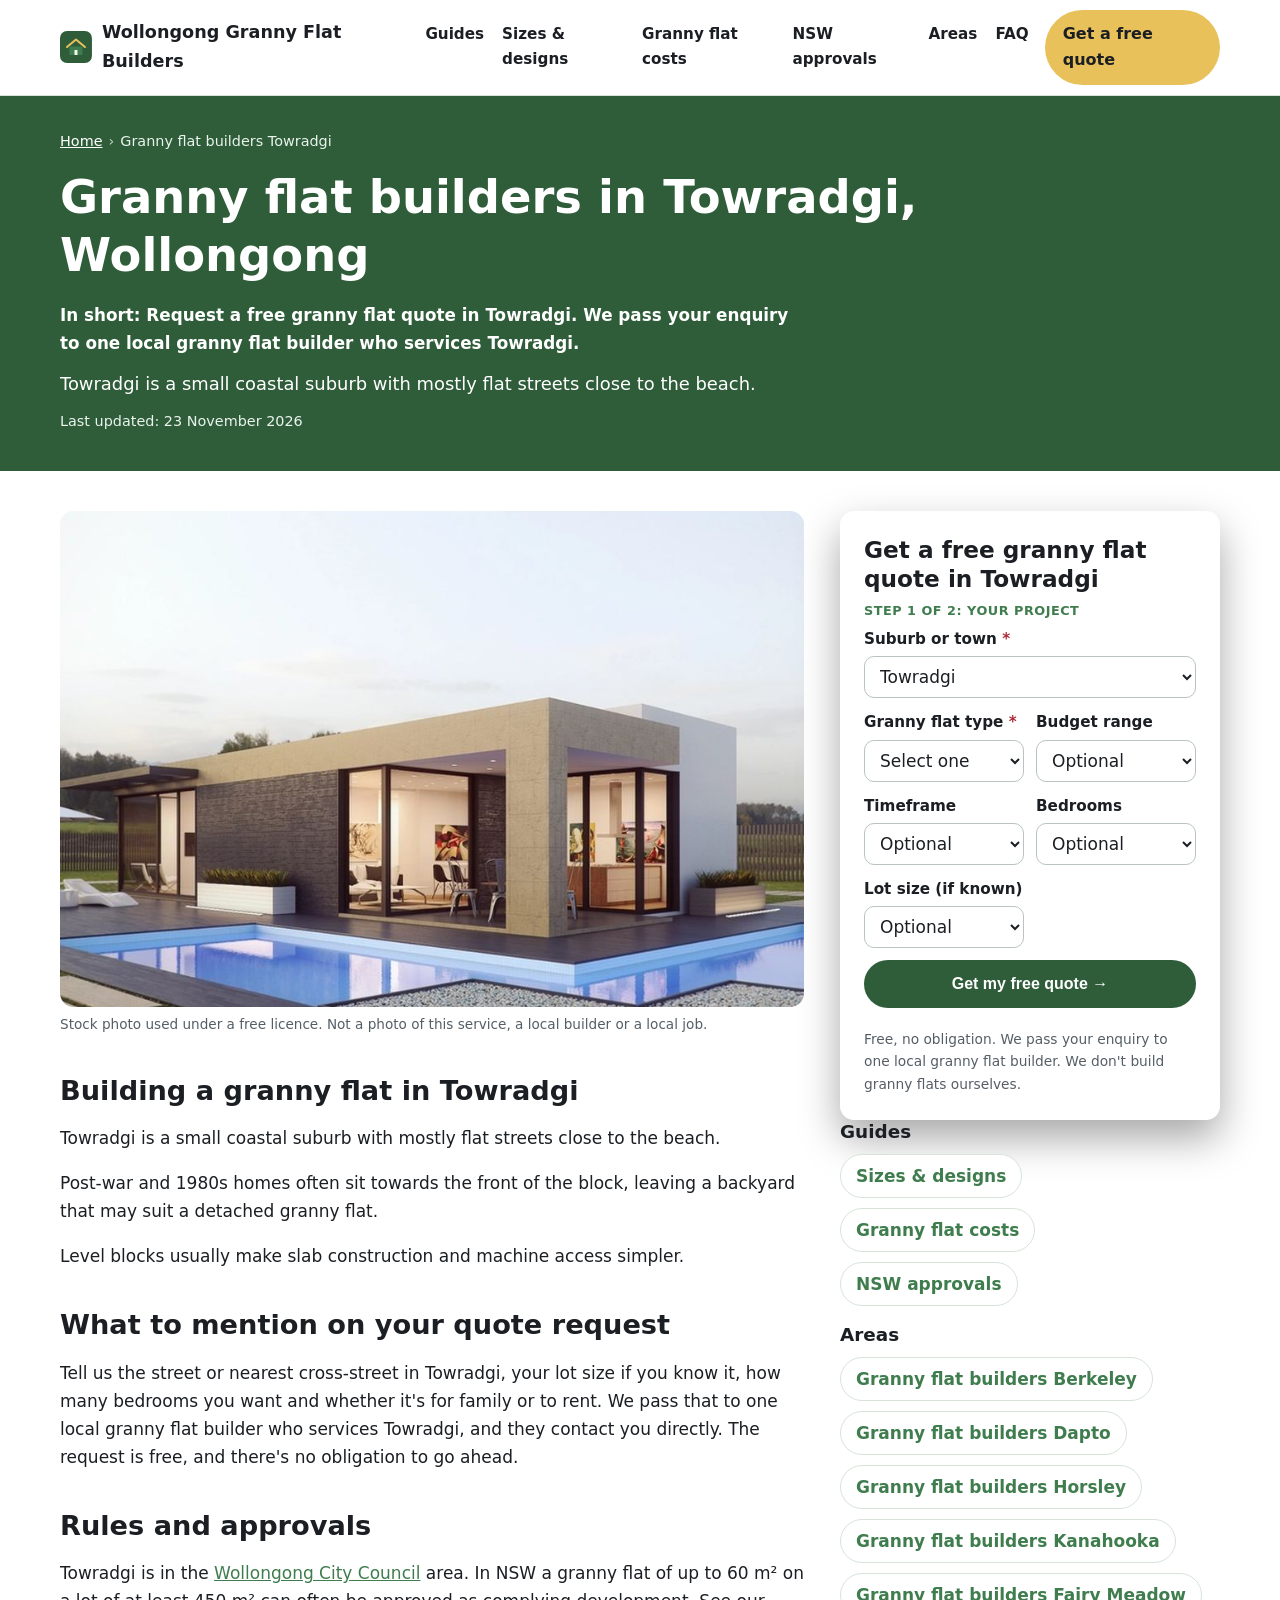
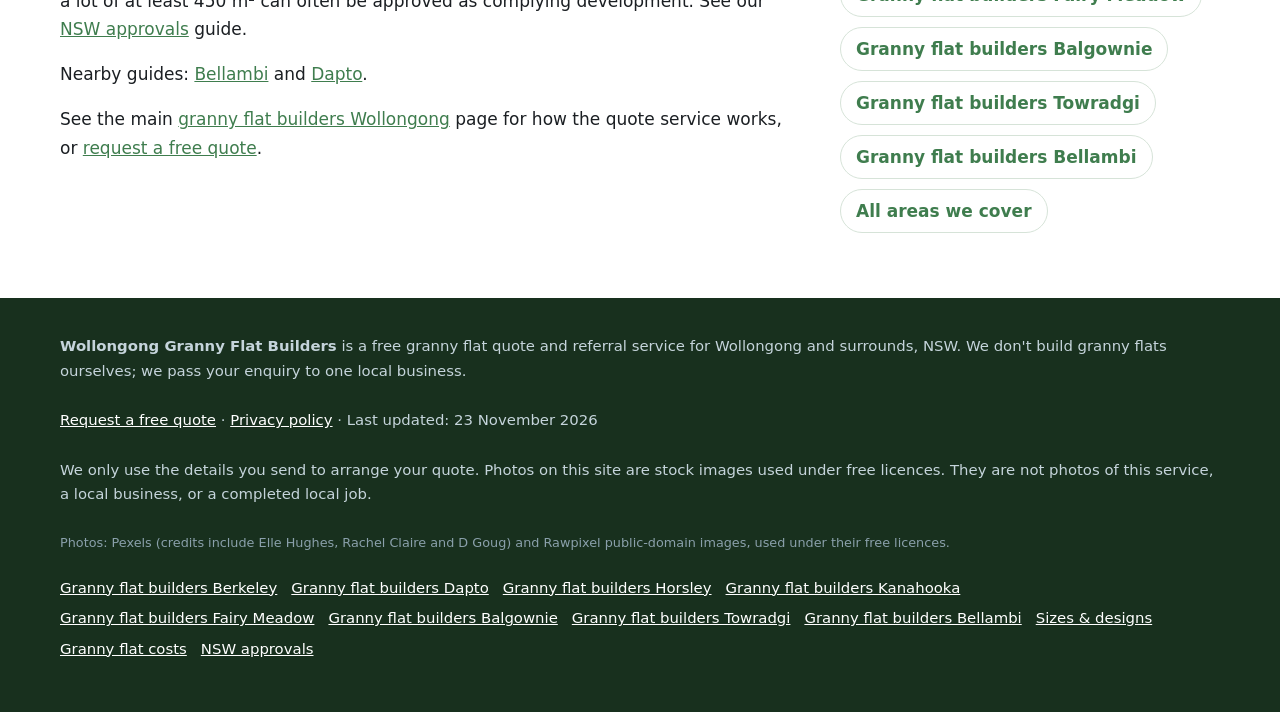
<file: granny-flat-builders-towradgi/index.html>
<!doctype html>
<html lang="en-AU">
<head>
<meta charset="utf-8">
<!-- Search Console verification meta tag goes here once the property is created -->
<meta name="viewport" content="width=device-width, initial-scale=1">
<title>Granny flat builders Towradgi | Free Granny Flat Quotes, Wollongong</title>
<meta name="description" content="Request a free granny flat quote in Towradgi. We pass your enquiry to one local granny flat builder who services Towradgi.">
<link rel="canonical" href="https://wollongonggrannyflatbuilders.com.au/granny-flat-builders-towradgi/">
<link rel="icon" href="/favicon.svg" type="image/svg+xml">
<meta name="theme-color" content="#2f5d3a">
<meta property="og:type" content="article">
<meta property="og:locale" content="en_AU">
<meta property="og:site_name" content="Wollongong Granny Flat Builders">
<meta property="og:title" content="Granny flat builders Towradgi | Free Granny Flat Quotes, Wollongong">
<meta property="og:description" content="Request a free granny flat quote in Towradgi. We pass your enquiry to one local granny flat builder who services Towradgi.">
<meta property="og:url" content="https://wollongonggrannyflatbuilders.com.au/granny-flat-builders-towradgi/">
<meta property="og:image" content="https://wollongonggrannyflatbuilders.com.au/img/hero.jpg">
<meta name="twitter:card" content="summary_large_image">
<meta name="twitter:image" content="https://wollongonggrannyflatbuilders.com.au/img/hero.jpg">
<script>document.documentElement.classList.add('js')</script>
<link rel="stylesheet" href="/styles.css">
<!-- GA4 Measurement ID G-FY9GZ0JT7L -->
<script async src="https://www.googletagmanager.com/gtag/js?id=G-FY9GZ0JT7L"></script>
<script>window.dataLayer=window.dataLayer||[];function gtag(){dataLayer.push(arguments);}gtag('js',new Date());gtag('config','G-FY9GZ0JT7L');</script>
<script type="application/ld+json">
{
 "@context": "https://schema.org",
 "@type": "WebPage",
 "@id": "https://wollongonggrannyflatbuilders.com.au/granny-flat-builders-towradgi/#webpage",
 "url": "https://wollongonggrannyflatbuilders.com.au/granny-flat-builders-towradgi/",
 "name": "Granny flat builders Towradgi | Free Granny Flat Quotes, Wollongong",
 "description": "Request a free granny flat quote in Towradgi. We pass your enquiry to one local granny flat builder who services Towradgi.",
 "inLanguage": "en-AU",
 "dateModified": "2026-11-23",
 "isPartOf": {
  "@id": "https://wollongonggrannyflatbuilders.com.au/#website"
 }
}
</script>
<script type="application/ld+json">
{
 "@context": "https://schema.org",
 "@type": "BreadcrumbList",
 "itemListElement": [
  {
   "@type": "ListItem",
   "position": 1,
   "name": "Home",
   "item": "https://wollongonggrannyflatbuilders.com.au/"
  },
  {
   "@type": "ListItem",
   "position": 2,
   "name": "Granny flat builders Towradgi",
   "item": "https://wollongonggrannyflatbuilders.com.au/granny-flat-builders-towradgi/"
  }
 ]
}
</script>
<script type="application/ld+json">
{
 "@context": "https://schema.org",
 "@type": "Service",
 "@id": "https://wollongonggrannyflatbuilders.com.au/granny-flat-builders-towradgi/#service",
 "name": "Granny flat builders Towradgi",
 "serviceType": "Granny flat builder referral and quote service",
 "url": "https://wollongonggrannyflatbuilders.com.au/granny-flat-builders-towradgi/",
 "provider": {
  "@type": "Organization",
  "name": "Wollongong Granny Flat Builders",
  "url": "https://wollongonggrannyflatbuilders.com.au/"
 },
 "areaServed": [
  {
   "@type": "Place",
   "name": "Towradgi, NSW"
  }
 ]
}
</script>
</head>
<body>
<a class="skip-link" href="#main">Skip to content</a>
<header class="site-header">
  <div class="wrap">
    <a class="brand" href="/" aria-label="Wollongong Granny Flat Builders home">
      <svg viewBox="0 0 64 64" aria-hidden="true"><rect width="64" height="64" rx="14" fill="#2f5d3a"/><path d="M14 32 32 17l18 15" fill="none" stroke="#e8c15a" stroke-width="4" stroke-linecap="round" stroke-linejoin="round"/><rect x="19" y="31" width="26" height="17" rx="2" fill="#3f7d4e"/><rect x="29" y="38" width="6" height="10" fill="#f3f7f2"/></svg>
      Wollongong Granny Flat Builders
    </a>
    <nav class="nav" aria-label="Main">
      <a href="/#guides">Guides</a><a href="/granny-flat-designs/">Sizes &amp; designs</a><a href="/granny-flat-costs/">Granny flat costs</a><a href="/nsw-granny-flat-approvals/">NSW approvals</a><a href="/#areas">Areas</a><a href="/#faq">FAQ</a>
    </nav>
    <a class="btn btn-call header-call" href="#quote">Get a free quote</a>
  </div>
</header>
<main id="main">
<section class="page-hero" aria-labelledby="h1">
  <div class="wrap">
    <nav class="crumbs" aria-label="Breadcrumb"><ol><li><a href="/">Home</a></li><li aria-current="page">Granny flat builders Towradgi</li></ol></nav>
    <h1 id="h1">Granny flat builders in Towradgi, Wollongong</h1>
    <p class="summary">In short: Request a free granny flat quote in Towradgi. We pass your enquiry to one local granny flat builder who services Towradgi.</p>
    <p class="lead">Towradgi is a small coastal suburb with mostly flat streets close to the beach.</p>
    <p class="updated">Last updated: 23 November 2026</p>
  </div>
</section>
<div class="wrap page-grid">
  <article class="page-body">
<figure><img src="/img/type1.jpg" width="1200" height="800" style="aspect-ratio:3/2;object-fit:cover" alt="Stock photo illustrating granny flat work" decoding="async"><figcaption>Stock photo used under a free licence. Not a photo of this service, a local builder or a local job.</figcaption></figure>

<h2>Building a granny flat in Towradgi</h2>
<p>Towradgi is a small coastal suburb with mostly flat streets close to the beach.</p>
<p>Post-war and 1980s homes often sit towards the front of the block, leaving a backyard that may suit a detached granny flat.</p><p>Level blocks usually make slab construction and machine access simpler.</p>
<h2>What to mention on your quote request</h2>
<p>Tell us the street or nearest cross-street in Towradgi, your lot size if you know it, how many bedrooms you want and whether it&#x27;s for family or to rent. We pass that to one local granny flat builder who services Towradgi, and they contact you directly. The request is free, and there's no obligation to go ahead.</p>
<h2>Rules and approvals</h2>
<p>Towradgi is in the <a href="https://wollongong.nsw.gov.au/" rel="noopener">Wollongong City Council</a> area. In NSW a granny flat of up to 60 m² on a lot of at least 450 m² can often be approved as complying development. See our <a href="/nsw-granny-flat-approvals/">NSW approvals</a> guide.</p>
<p>Nearby guides: <a href="/granny-flat-builders-bellambi/">Bellambi</a> and <a href="/granny-flat-builders-dapto/">Dapto</a>.</p>

<p class="home-link">See the main <a href="/">granny flat builders Wollongong</a> page for how the quote service works, or <a href="#quote">request a free quote</a>.</p>
  </article>
  <aside class="page-aside">
    <div class="hero-form-card" id="quote">
      <h2 id="quote-h">Get a free granny flat quote in Towradgi</h2>
      <form class="quote-form two-step" id="quote-form" data-form="granny_flat_quote" action="https://formsubmit.co/quotes@wollongonggrannyflatbuilders.com.au" method="post" novalidate>
        <input type="hidden" name="_subject" value="New quote request – wollongonggrannyflatbuilders.com.au">
        <input type="hidden" name="_captcha" value="true">
        <input type="hidden" name="_template" value="table">
        <input type="hidden" name="_next" value="https://wollongonggrannyflatbuilders.com.au/thanks.html?lead=1">
        <input type="hidden" name="_autoresponse" value="Thanks for your granny flat request. We&#x27;ve received it and are passing it to a local granny flat builder, who&#x27;ll be in touch about your project.">
        <input type="text" name="_honey" style="display:none" tabindex="-1" autocomplete="off" aria-hidden="true">
        <input type="hidden" name="source" value="wollongonggrannyflatbuilders.com.au">
        <input type="hidden" name="page" value="/granny-flat-builders-towradgi/">
        <fieldset class="step step-1">
          <legend class="step-label">Step 1 of 2: your project</legend>
          <div class="full"><label for="suburb">Suburb or town <span class="req" aria-hidden="true">*</span></label>
            <select id="suburb" name="suburb" required><option value="">Choose your suburb</option><option>Wollongong</option><option>North Wollongong</option><option>West Wollongong</option><option>Gwynneville</option><option>Keiraville</option><option>Mount Ousley</option><option>Mount Keira</option><option>Mangerton</option><option>Mount St Thomas</option><option>Figtree</option><option>Cordeaux Heights</option><option>Farmborough Heights</option><option>Unanderra</option><option>Berkeley</option><option>Lake Heights</option><option>Warrawong</option><option>Port Kembla</option><option>Kanahooka</option><option>Koonawarra</option><option>Dapto</option><option>Horsley</option><option>Wongawilli</option><option>Fairy Meadow</option><option selected>Towradgi</option><option>Balgownie</option><option>Corrimal</option><option>Tarrawanna</option><option>Bellambi</option><option>Woonona</option><option>Bulli</option><option>Thirroul</option><option>Austinmer</option><option value="Other">Other (tell us below)</option></select></div>
          <div class="full other-wrap"><label for="suburb_other">Other suburb or town</label><input id="suburb_other" name="suburb_other" type="text" autocomplete="address-level2"></div>
          <div><label for="proj_type">Granny flat type <span class="req" aria-hidden="true">*</span></label>
            <select id="proj_type" name="granny_flat_type" required><option value="">Select one</option><option>Detached (freestanding)</option><option>Attached to the house</option><option>Garage or under-house conversion</option><option>Not sure</option></select></div>
          <div><label for="budget">Budget range</label>
            <select id="budget" name="budget"><option value="">Optional</option><option>Under $100,000</option><option>$100,000–$150,000</option><option>$150,000–$200,000</option><option>$200,000 or more</option><option>Not sure / want advice</option></select></div>
          <div><label for="timeframe">Timeframe</label>
            <select id="timeframe" name="timeframe"><option value="">Optional</option><option>ASAP / within a month</option><option>Next 1–3 months</option><option>3–6 months</option><option>6–12 months</option><option>Just researching</option></select></div>
          <div><label for="extra1">Bedrooms</label>
            <select id="extra1" name="bedrooms"><option value="">Optional</option><option>Studio</option><option>1 bedroom</option><option>2 bedrooms</option><option>Not sure</option></select></div>
          <div><label for="extra2">Lot size (if known)</label>
            <select id="extra2" name="lot_size"><option value="">Optional</option><option>Under 450 m²</option><option>450–600 m²</option><option>Over 600 m²</option><option>Not sure</option></select></div>
          <div class="full js-only"><button class="btn btn-primary btn-block" type="button" id="to-step-2">Get my free quote →</button></div>
          <p class="microcopy full">Free, no obligation. We pass your enquiry to one local granny flat builder. We don't build granny flats ourselves.</p>
          <p class="form-error full" id="step1-error" role="alert" hidden>Please choose your suburb and granny flat type.</p>
        </fieldset>
        <fieldset class="step step-2" id="step-2">
          <legend class="step-label">Step 2 of 2: your details</legend>
          <div><label for="name">Name <span class="req" aria-hidden="true">*</span></label><input id="name" name="name" type="text" autocomplete="name" required></div>
          <div><label for="phone">Phone <span class="req" aria-hidden="true">*</span></label><input id="phone" name="phone" type="tel" autocomplete="tel" inputmode="tel" required></div>
          <div class="full"><label for="email">Email <span class="req" aria-hidden="true">*</span></label><input id="email" name="email" type="email" autocomplete="email" required></div>
          <div class="full"><label for="message">Anything else we should pass on?</label><textarea id="message" name="message" rows="2" placeholder="e.g. two-bedroom granny flat in Berkeley, about 650 m² block, for family"></textarea></div>
          <p class="consent full">By sending this form you agree we can share your details with one local granny flat builder so they can quote for your project. See our <a href="/privacy.html">privacy policy</a>.</p>
          <div class="full step2-actions"><button class="btn btn-primary" type="submit">Send my quote request</button><button class="btn-link js-only" type="button" id="back-1">← Back</button></div>
        </fieldset>
      </form>
    </div>
    <h3>Guides</h3>
    <ul class="link-list"><li><a href="/granny-flat-designs/">Sizes &amp; designs</a></li><li><a href="/granny-flat-costs/">Granny flat costs</a></li><li><a href="/nsw-granny-flat-approvals/">NSW approvals</a></li></ul>
    <h3>Areas</h3>
    <ul class="link-list"><li><a href="/granny-flat-builders-berkeley/">Granny flat builders Berkeley</a></li><li><a href="/granny-flat-builders-dapto/">Granny flat builders Dapto</a></li><li><a href="/granny-flat-builders-horsley/">Granny flat builders Horsley</a></li><li><a href="/granny-flat-builders-kanahooka/">Granny flat builders Kanahooka</a></li><li><a href="/granny-flat-builders-fairy-meadow/">Granny flat builders Fairy Meadow</a></li><li><a href="/granny-flat-builders-balgownie/">Granny flat builders Balgownie</a></li><li><a href="/granny-flat-builders-towradgi/">Granny flat builders Towradgi</a></li><li><a href="/granny-flat-builders-bellambi/">Granny flat builders Bellambi</a></li><li><a href="/#areas">All areas we cover</a></li></ul>
  </aside>
</div>
</main>
<footer class="site-footer">
  <div class="wrap">
    <p><strong>Wollongong Granny Flat Builders</strong> is a free granny flat quote and referral service for Wollongong and surrounds, NSW. We don't build granny flats ourselves; we pass your enquiry to one local business.</p>
    <p><a href="#quote">Request a free quote</a> · <a href="/privacy.html">Privacy policy</a> · Last updated: 23 November 2026</p>
    <p>We only use the details you send to arrange your quote. Photos on this site are stock images used under free licences. They are not photos of this service, a local business, or a completed local job.</p>
    <p class="credit-line">Photos: Pexels (credits include Elle Hughes, Rachel Claire and D Goug) and Rawpixel public-domain images, used under their free licences.</p>
    <p class="footer-links"><a href="/granny-flat-builders-berkeley/">Granny flat builders Berkeley</a> <a href="/granny-flat-builders-dapto/">Granny flat builders Dapto</a> <a href="/granny-flat-builders-horsley/">Granny flat builders Horsley</a> <a href="/granny-flat-builders-kanahooka/">Granny flat builders Kanahooka</a> <a href="/granny-flat-builders-fairy-meadow/">Granny flat builders Fairy Meadow</a> <a href="/granny-flat-builders-balgownie/">Granny flat builders Balgownie</a> <a href="/granny-flat-builders-towradgi/">Granny flat builders Towradgi</a> <a href="/granny-flat-builders-bellambi/">Granny flat builders Bellambi</a> <a href="/granny-flat-designs/">Sizes &amp; designs</a> <a href="/granny-flat-costs/">Granny flat costs</a> <a href="/nsw-granny-flat-approvals/">NSW approvals</a></p>
  </div>
</footer>

<div class="mobile-call" aria-label="Quick contact">
  <a class="btn btn-call" href="#quote">Get a free quote</a>
</div>
<script src="/form.js" defer></script>
<script>(function(){var b=document.querySelector('.mobile-call'),q=document.getElementById('quote');if(!b||!q||!('IntersectionObserver' in window))return;new IntersectionObserver(function(e){b.classList.toggle('mc-off',e[0].isIntersecting)},{threshold:.15}).observe(q)})();</script>

</body>
</html>
</file>
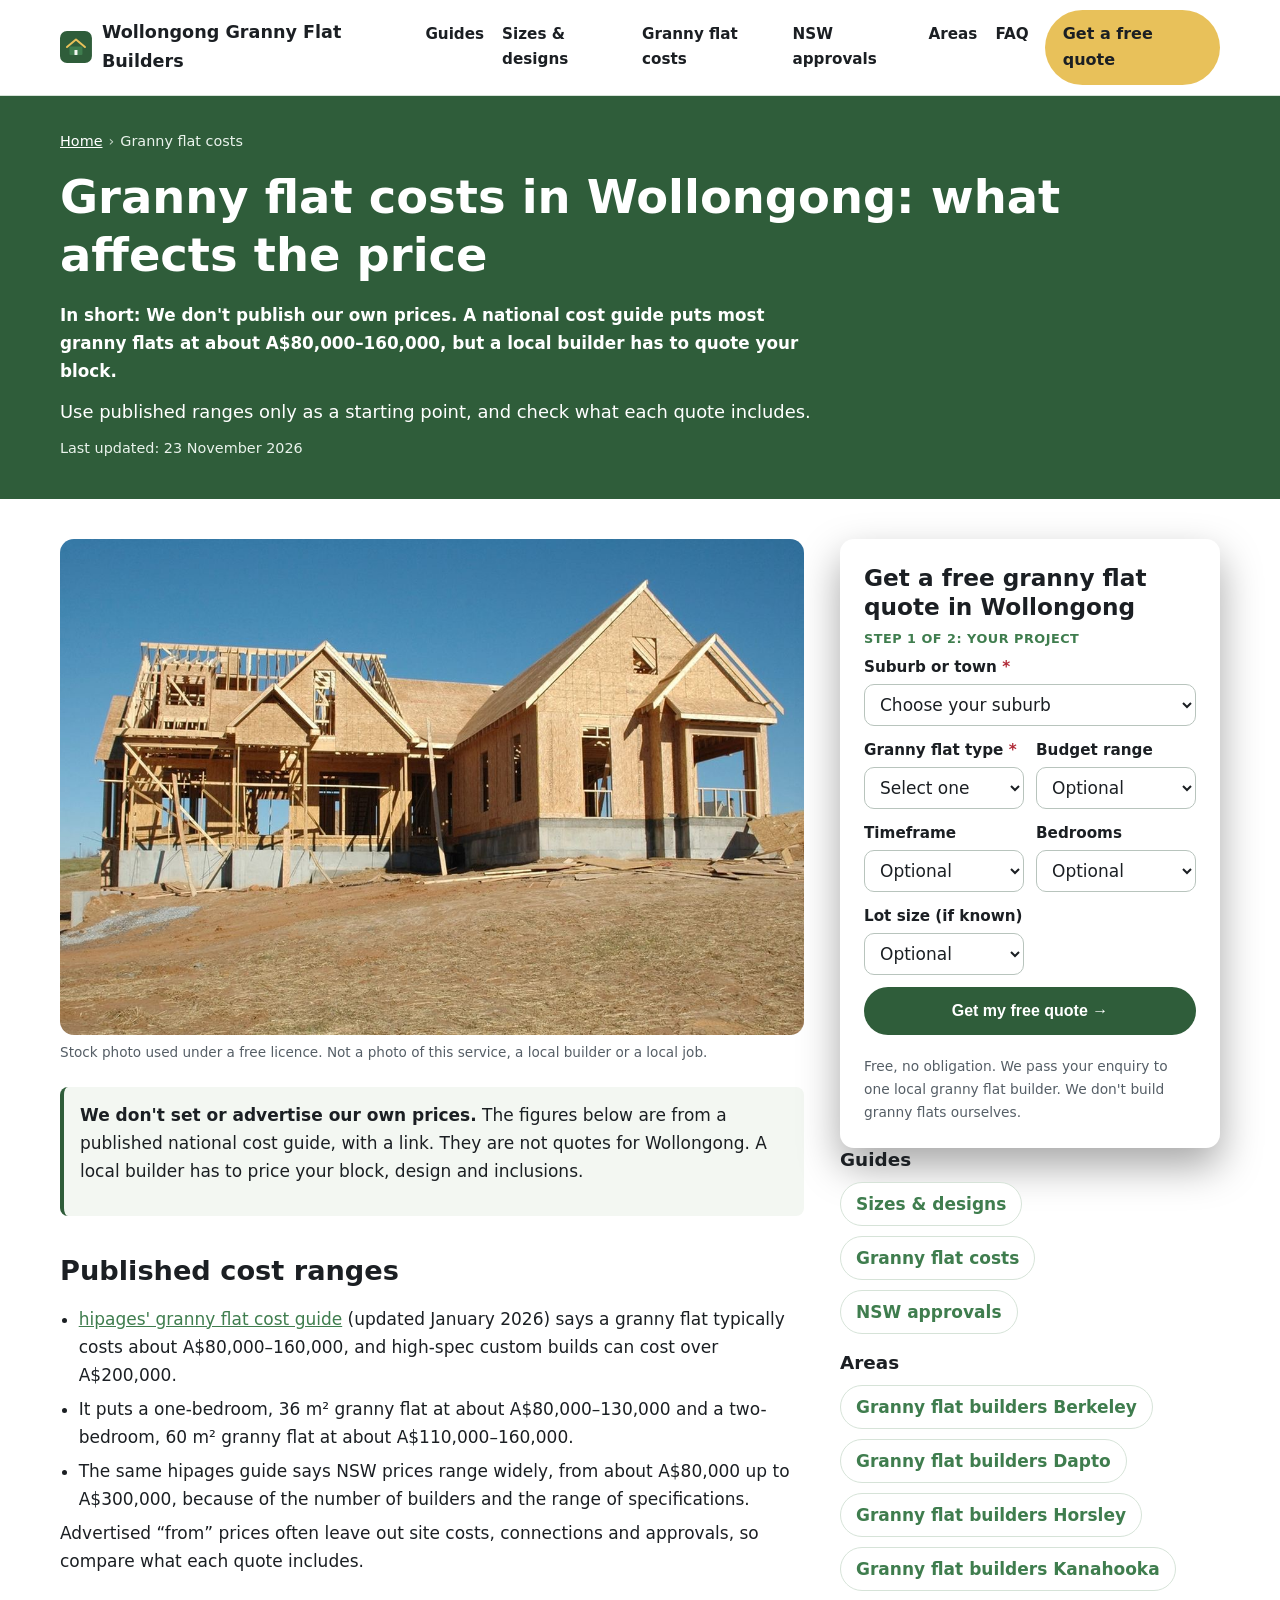
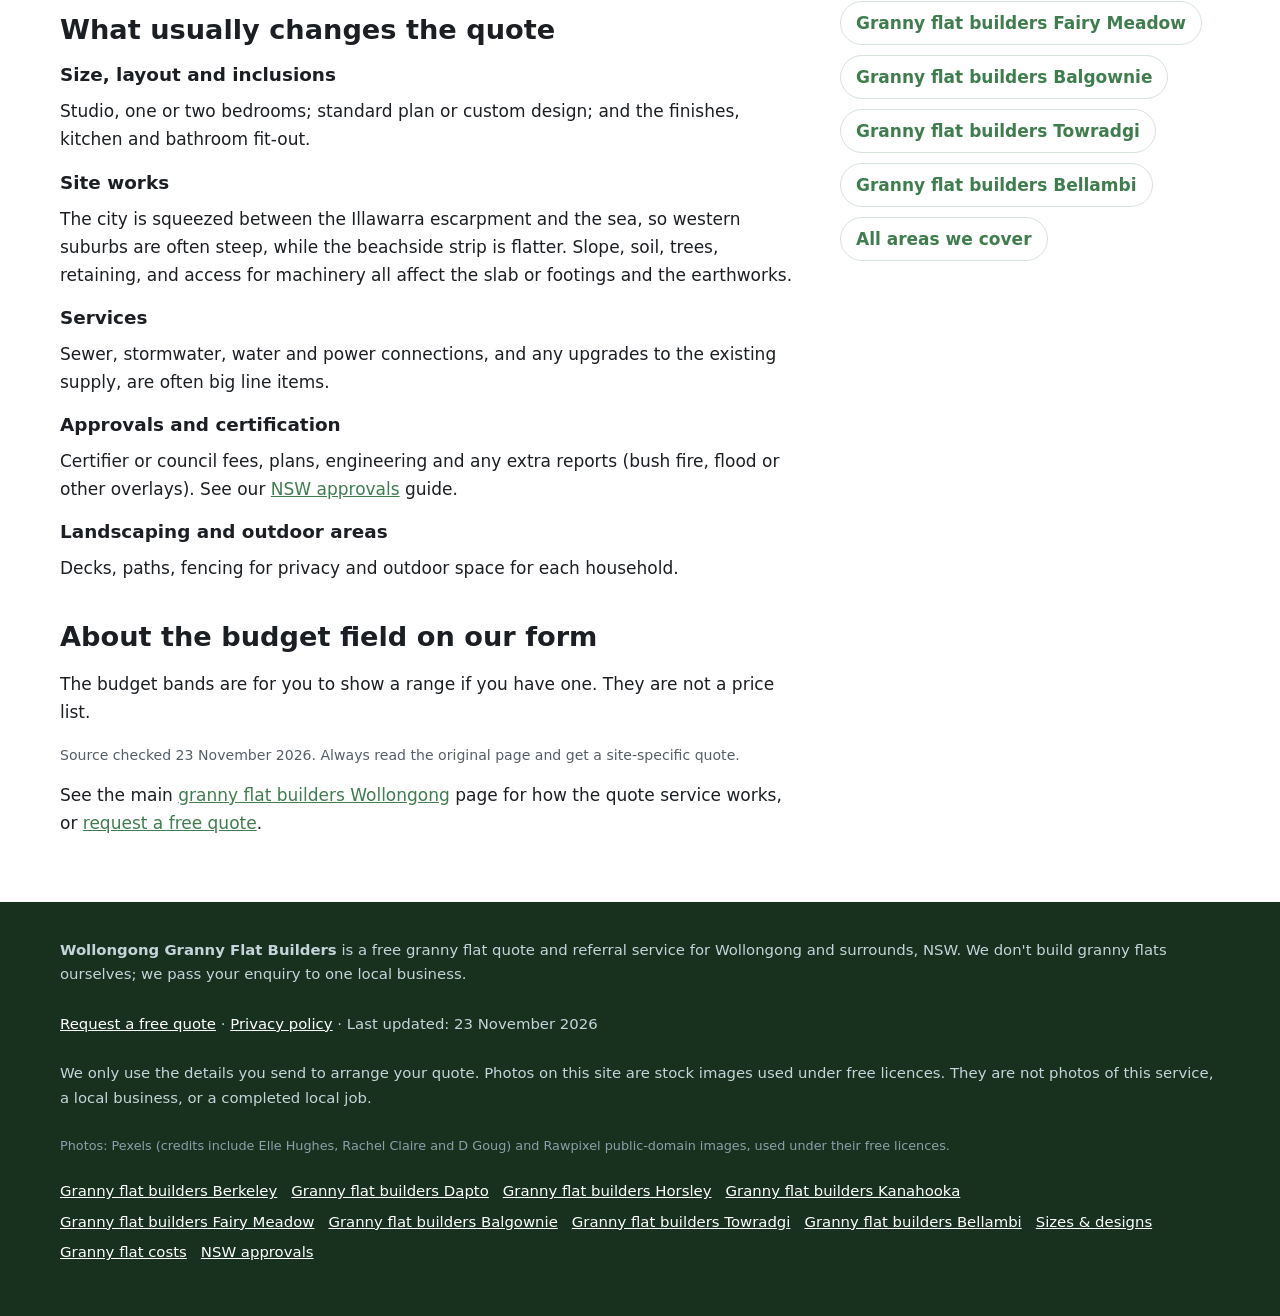
<file: granny-flat-costs/index.html>
<!doctype html>
<html lang="en-AU">
<head>
<meta charset="utf-8">
<!-- Search Console verification meta tag goes here once the property is created -->
<meta name="viewport" content="width=device-width, initial-scale=1">
<title>Granny Flat Costs in Wollongong | What Affects the Price</title>
<meta name="description" content="What affects granny flat costs in Wollongong, with published ranges from a named national guide. Not our prices. Request a free quote.">
<link rel="canonical" href="https://wollongonggrannyflatbuilders.com.au/granny-flat-costs/">
<link rel="icon" href="/favicon.svg" type="image/svg+xml">
<meta name="theme-color" content="#2f5d3a">
<meta property="og:type" content="article">
<meta property="og:locale" content="en_AU">
<meta property="og:site_name" content="Wollongong Granny Flat Builders">
<meta property="og:title" content="Granny Flat Costs in Wollongong | What Affects the Price">
<meta property="og:description" content="What affects granny flat costs in Wollongong, with published ranges from a named national guide. Not our prices. Request a free quote.">
<meta property="og:url" content="https://wollongonggrannyflatbuilders.com.au/granny-flat-costs/">
<meta property="og:image" content="https://wollongonggrannyflatbuilders.com.au/img/hero.jpg">
<meta name="twitter:card" content="summary_large_image">
<meta name="twitter:image" content="https://wollongonggrannyflatbuilders.com.au/img/hero.jpg">
<script>document.documentElement.classList.add('js')</script>
<link rel="stylesheet" href="/styles.css">
<!-- GA4 Measurement ID G-FY9GZ0JT7L -->
<script async src="https://www.googletagmanager.com/gtag/js?id=G-FY9GZ0JT7L"></script>
<script>window.dataLayer=window.dataLayer||[];function gtag(){dataLayer.push(arguments);}gtag('js',new Date());gtag('config','G-FY9GZ0JT7L');</script>
<script type="application/ld+json">
{
 "@context": "https://schema.org",
 "@type": "WebPage",
 "@id": "https://wollongonggrannyflatbuilders.com.au/granny-flat-costs/#webpage",
 "url": "https://wollongonggrannyflatbuilders.com.au/granny-flat-costs/",
 "name": "Granny Flat Costs in Wollongong | What Affects the Price",
 "description": "What affects granny flat costs in Wollongong, with published ranges from a named national guide. Not our prices. Request a free quote.",
 "inLanguage": "en-AU",
 "dateModified": "2026-11-23",
 "isPartOf": {
  "@id": "https://wollongonggrannyflatbuilders.com.au/#website"
 }
}
</script>
<script type="application/ld+json">
{
 "@context": "https://schema.org",
 "@type": "BreadcrumbList",
 "itemListElement": [
  {
   "@type": "ListItem",
   "position": 1,
   "name": "Home",
   "item": "https://wollongonggrannyflatbuilders.com.au/"
  },
  {
   "@type": "ListItem",
   "position": 2,
   "name": "Granny Flat Costs in Wollongong",
   "item": "https://wollongonggrannyflatbuilders.com.au/granny-flat-costs/"
  }
 ]
}
</script>
<script type="application/ld+json">
{
 "@context": "https://schema.org",
 "@type": "Service",
 "@id": "https://wollongonggrannyflatbuilders.com.au/granny-flat-costs/#service",
 "name": "Granny Flat Costs in Wollongong",
 "serviceType": "Granny flat builder referral and quote service",
 "url": "https://wollongonggrannyflatbuilders.com.au/granny-flat-costs/",
 "provider": {
  "@type": "Organization",
  "name": "Wollongong Granny Flat Builders",
  "url": "https://wollongonggrannyflatbuilders.com.au/"
 },
 "areaServed": [
  {
   "@type": "Place",
   "name": "Wollongong, NSW"
  }
 ]
}
</script>
</head>
<body>
<a class="skip-link" href="#main">Skip to content</a>
<header class="site-header">
  <div class="wrap">
    <a class="brand" href="/" aria-label="Wollongong Granny Flat Builders home">
      <svg viewBox="0 0 64 64" aria-hidden="true"><rect width="64" height="64" rx="14" fill="#2f5d3a"/><path d="M14 32 32 17l18 15" fill="none" stroke="#e8c15a" stroke-width="4" stroke-linecap="round" stroke-linejoin="round"/><rect x="19" y="31" width="26" height="17" rx="2" fill="#3f7d4e"/><rect x="29" y="38" width="6" height="10" fill="#f3f7f2"/></svg>
      Wollongong Granny Flat Builders
    </a>
    <nav class="nav" aria-label="Main">
      <a href="/#guides">Guides</a><a href="/granny-flat-designs/">Sizes &amp; designs</a><a href="/granny-flat-costs/">Granny flat costs</a><a href="/nsw-granny-flat-approvals/">NSW approvals</a><a href="/#areas">Areas</a><a href="/#faq">FAQ</a>
    </nav>
    <a class="btn btn-call header-call" href="#quote">Get a free quote</a>
  </div>
</header>
<main id="main">
<section class="page-hero" aria-labelledby="h1">
  <div class="wrap">
    <nav class="crumbs" aria-label="Breadcrumb"><ol><li><a href="/">Home</a></li><li aria-current="page">Granny flat costs</li></ol></nav>
    <h1 id="h1">Granny flat costs in Wollongong: what affects the price</h1>
    <p class="summary">In short: We don&#x27;t publish our own prices. A national cost guide puts most granny flats at about A$80,000–160,000, but a local builder has to quote your block.</p>
    <p class="lead">Use published ranges only as a starting point, and check what each quote includes.</p>
    <p class="updated">Last updated: 23 November 2026</p>
  </div>
</section>
<div class="wrap page-grid">
  <article class="page-body">
<figure><img src="/img/costs.jpg" width="1200" height="800" style="aspect-ratio:3/2;object-fit:cover" alt="Timber-framed house under construction" decoding="async"><figcaption>Stock photo used under a free licence. Not a photo of this service, a local builder or a local job.</figcaption></figure>

<div class="callout"><p><strong>We don't set or advertise our own prices.</strong> The figures below are from a published national cost guide, with a link. They are not quotes for Wollongong. A local builder has to price your block, design and inclusions.</p></div>
<h2>Published cost ranges</h2>
<ul class="clean">
<li><a href="https://hipages.com.au/article/how_much_does_a_granny_flat_cost" rel="noopener">hipages' granny flat cost guide</a> (updated January 2026) says a granny flat typically costs about A$80,000–160,000, and high-spec custom builds can cost over A$200,000.</li>
<li>It puts a one-bedroom, 36 m² granny flat at about A$80,000–130,000 and a two-bedroom, 60 m² granny flat at about A$110,000–160,000.</li>
<li>The same hipages guide says NSW prices range widely, from about A$80,000 up to A$300,000, because of the number of builders and the range of specifications.</li>
</ul>
<p>Advertised “from” prices often leave out site costs, connections and approvals, so compare what each quote includes.</p>
<h2>What usually changes the quote</h2>
<h3>Size, layout and inclusions</h3>
<p>Studio, one or two bedrooms; standard plan or custom design; and the finishes, kitchen and bathroom fit-out.</p>
<h3>Site works</h3>
<p>The city is squeezed between the Illawarra escarpment and the sea, so western suburbs are often steep, while the beachside strip is flatter. Slope, soil, trees, retaining, and access for machinery all affect the slab or footings and the earthworks.</p>
<h3>Services</h3>
<p>Sewer, stormwater, water and power connections, and any upgrades to the existing supply, are often big line items.</p>
<h3>Approvals and certification</h3>
<p>Certifier or council fees, plans, engineering and any extra reports (bush fire, flood or other overlays). See our <a href="/nsw-granny-flat-approvals/">NSW approvals</a> guide.</p>
<h3>Landscaping and outdoor areas</h3>
<p>Decks, paths, fencing for privacy and outdoor space for each household.</p>
<h2>About the budget field on our form</h2>
<p>The budget bands are for you to show a range if you have one. They are not a price list.</p>
<p class="sources">Source checked 23 November 2026. Always read the original page and get a site-specific quote.</p>

<p class="home-link">See the main <a href="/">granny flat builders Wollongong</a> page for how the quote service works, or <a href="#quote">request a free quote</a>.</p>
  </article>
  <aside class="page-aside">
    <div class="hero-form-card" id="quote">
      <h2 id="quote-h">Get a free granny flat quote in Wollongong</h2>
      <form class="quote-form two-step" id="quote-form" data-form="granny_flat_quote" action="https://formsubmit.co/quotes@wollongonggrannyflatbuilders.com.au" method="post" novalidate>
        <input type="hidden" name="_subject" value="New quote request – wollongonggrannyflatbuilders.com.au">
        <input type="hidden" name="_captcha" value="true">
        <input type="hidden" name="_template" value="table">
        <input type="hidden" name="_next" value="https://wollongonggrannyflatbuilders.com.au/thanks.html?lead=1">
        <input type="hidden" name="_autoresponse" value="Thanks for your granny flat request. We&#x27;ve received it and are passing it to a local granny flat builder, who&#x27;ll be in touch about your project.">
        <input type="text" name="_honey" style="display:none" tabindex="-1" autocomplete="off" aria-hidden="true">
        <input type="hidden" name="source" value="wollongonggrannyflatbuilders.com.au">
        <input type="hidden" name="page" value="/granny-flat-costs/">
        <fieldset class="step step-1">
          <legend class="step-label">Step 1 of 2: your project</legend>
          <div class="full"><label for="suburb">Suburb or town <span class="req" aria-hidden="true">*</span></label>
            <select id="suburb" name="suburb" required><option value="">Choose your suburb</option><option>Wollongong</option><option>North Wollongong</option><option>West Wollongong</option><option>Gwynneville</option><option>Keiraville</option><option>Mount Ousley</option><option>Mount Keira</option><option>Mangerton</option><option>Mount St Thomas</option><option>Figtree</option><option>Cordeaux Heights</option><option>Farmborough Heights</option><option>Unanderra</option><option>Berkeley</option><option>Lake Heights</option><option>Warrawong</option><option>Port Kembla</option><option>Kanahooka</option><option>Koonawarra</option><option>Dapto</option><option>Horsley</option><option>Wongawilli</option><option>Fairy Meadow</option><option>Towradgi</option><option>Balgownie</option><option>Corrimal</option><option>Tarrawanna</option><option>Bellambi</option><option>Woonona</option><option>Bulli</option><option>Thirroul</option><option>Austinmer</option><option value="Other">Other (tell us below)</option></select></div>
          <div class="full other-wrap"><label for="suburb_other">Other suburb or town</label><input id="suburb_other" name="suburb_other" type="text" autocomplete="address-level2"></div>
          <div><label for="proj_type">Granny flat type <span class="req" aria-hidden="true">*</span></label>
            <select id="proj_type" name="granny_flat_type" required><option value="">Select one</option><option>Detached (freestanding)</option><option>Attached to the house</option><option>Garage or under-house conversion</option><option>Not sure</option></select></div>
          <div><label for="budget">Budget range</label>
            <select id="budget" name="budget"><option value="">Optional</option><option>Under $100,000</option><option>$100,000–$150,000</option><option>$150,000–$200,000</option><option>$200,000 or more</option><option>Not sure / want advice</option></select></div>
          <div><label for="timeframe">Timeframe</label>
            <select id="timeframe" name="timeframe"><option value="">Optional</option><option>ASAP / within a month</option><option>Next 1–3 months</option><option>3–6 months</option><option>6–12 months</option><option>Just researching</option></select></div>
          <div><label for="extra1">Bedrooms</label>
            <select id="extra1" name="bedrooms"><option value="">Optional</option><option>Studio</option><option>1 bedroom</option><option>2 bedrooms</option><option>Not sure</option></select></div>
          <div><label for="extra2">Lot size (if known)</label>
            <select id="extra2" name="lot_size"><option value="">Optional</option><option>Under 450 m²</option><option>450–600 m²</option><option>Over 600 m²</option><option>Not sure</option></select></div>
          <div class="full js-only"><button class="btn btn-primary btn-block" type="button" id="to-step-2">Get my free quote →</button></div>
          <p class="microcopy full">Free, no obligation. We pass your enquiry to one local granny flat builder. We don't build granny flats ourselves.</p>
          <p class="form-error full" id="step1-error" role="alert" hidden>Please choose your suburb and granny flat type.</p>
        </fieldset>
        <fieldset class="step step-2" id="step-2">
          <legend class="step-label">Step 2 of 2: your details</legend>
          <div><label for="name">Name <span class="req" aria-hidden="true">*</span></label><input id="name" name="name" type="text" autocomplete="name" required></div>
          <div><label for="phone">Phone <span class="req" aria-hidden="true">*</span></label><input id="phone" name="phone" type="tel" autocomplete="tel" inputmode="tel" required></div>
          <div class="full"><label for="email">Email <span class="req" aria-hidden="true">*</span></label><input id="email" name="email" type="email" autocomplete="email" required></div>
          <div class="full"><label for="message">Anything else we should pass on?</label><textarea id="message" name="message" rows="2" placeholder="e.g. two-bedroom granny flat in Berkeley, about 650 m² block, for family"></textarea></div>
          <p class="consent full">By sending this form you agree we can share your details with one local granny flat builder so they can quote for your project. See our <a href="/privacy.html">privacy policy</a>.</p>
          <div class="full step2-actions"><button class="btn btn-primary" type="submit">Send my quote request</button><button class="btn-link js-only" type="button" id="back-1">← Back</button></div>
        </fieldset>
      </form>
    </div>
    <h3>Guides</h3>
    <ul class="link-list"><li><a href="/granny-flat-designs/">Sizes &amp; designs</a></li><li><a href="/granny-flat-costs/">Granny flat costs</a></li><li><a href="/nsw-granny-flat-approvals/">NSW approvals</a></li></ul>
    <h3>Areas</h3>
    <ul class="link-list"><li><a href="/granny-flat-builders-berkeley/">Granny flat builders Berkeley</a></li><li><a href="/granny-flat-builders-dapto/">Granny flat builders Dapto</a></li><li><a href="/granny-flat-builders-horsley/">Granny flat builders Horsley</a></li><li><a href="/granny-flat-builders-kanahooka/">Granny flat builders Kanahooka</a></li><li><a href="/granny-flat-builders-fairy-meadow/">Granny flat builders Fairy Meadow</a></li><li><a href="/granny-flat-builders-balgownie/">Granny flat builders Balgownie</a></li><li><a href="/granny-flat-builders-towradgi/">Granny flat builders Towradgi</a></li><li><a href="/granny-flat-builders-bellambi/">Granny flat builders Bellambi</a></li><li><a href="/#areas">All areas we cover</a></li></ul>
  </aside>
</div>
</main>
<footer class="site-footer">
  <div class="wrap">
    <p><strong>Wollongong Granny Flat Builders</strong> is a free granny flat quote and referral service for Wollongong and surrounds, NSW. We don't build granny flats ourselves; we pass your enquiry to one local business.</p>
    <p><a href="#quote">Request a free quote</a> · <a href="/privacy.html">Privacy policy</a> · Last updated: 23 November 2026</p>
    <p>We only use the details you send to arrange your quote. Photos on this site are stock images used under free licences. They are not photos of this service, a local business, or a completed local job.</p>
    <p class="credit-line">Photos: Pexels (credits include Elle Hughes, Rachel Claire and D Goug) and Rawpixel public-domain images, used under their free licences.</p>
    <p class="footer-links"><a href="/granny-flat-builders-berkeley/">Granny flat builders Berkeley</a> <a href="/granny-flat-builders-dapto/">Granny flat builders Dapto</a> <a href="/granny-flat-builders-horsley/">Granny flat builders Horsley</a> <a href="/granny-flat-builders-kanahooka/">Granny flat builders Kanahooka</a> <a href="/granny-flat-builders-fairy-meadow/">Granny flat builders Fairy Meadow</a> <a href="/granny-flat-builders-balgownie/">Granny flat builders Balgownie</a> <a href="/granny-flat-builders-towradgi/">Granny flat builders Towradgi</a> <a href="/granny-flat-builders-bellambi/">Granny flat builders Bellambi</a> <a href="/granny-flat-designs/">Sizes &amp; designs</a> <a href="/granny-flat-costs/">Granny flat costs</a> <a href="/nsw-granny-flat-approvals/">NSW approvals</a></p>
  </div>
</footer>

<div class="mobile-call" aria-label="Quick contact">
  <a class="btn btn-call" href="#quote">Get a free quote</a>
</div>
<script src="/form.js" defer></script>
<script>(function(){var b=document.querySelector('.mobile-call'),q=document.getElementById('quote');if(!b||!q||!('IntersectionObserver' in window))return;new IntersectionObserver(function(e){b.classList.toggle('mc-off',e[0].isIntersecting)},{threshold:.15}).observe(q)})();</script>

</body>
</html>
</file>
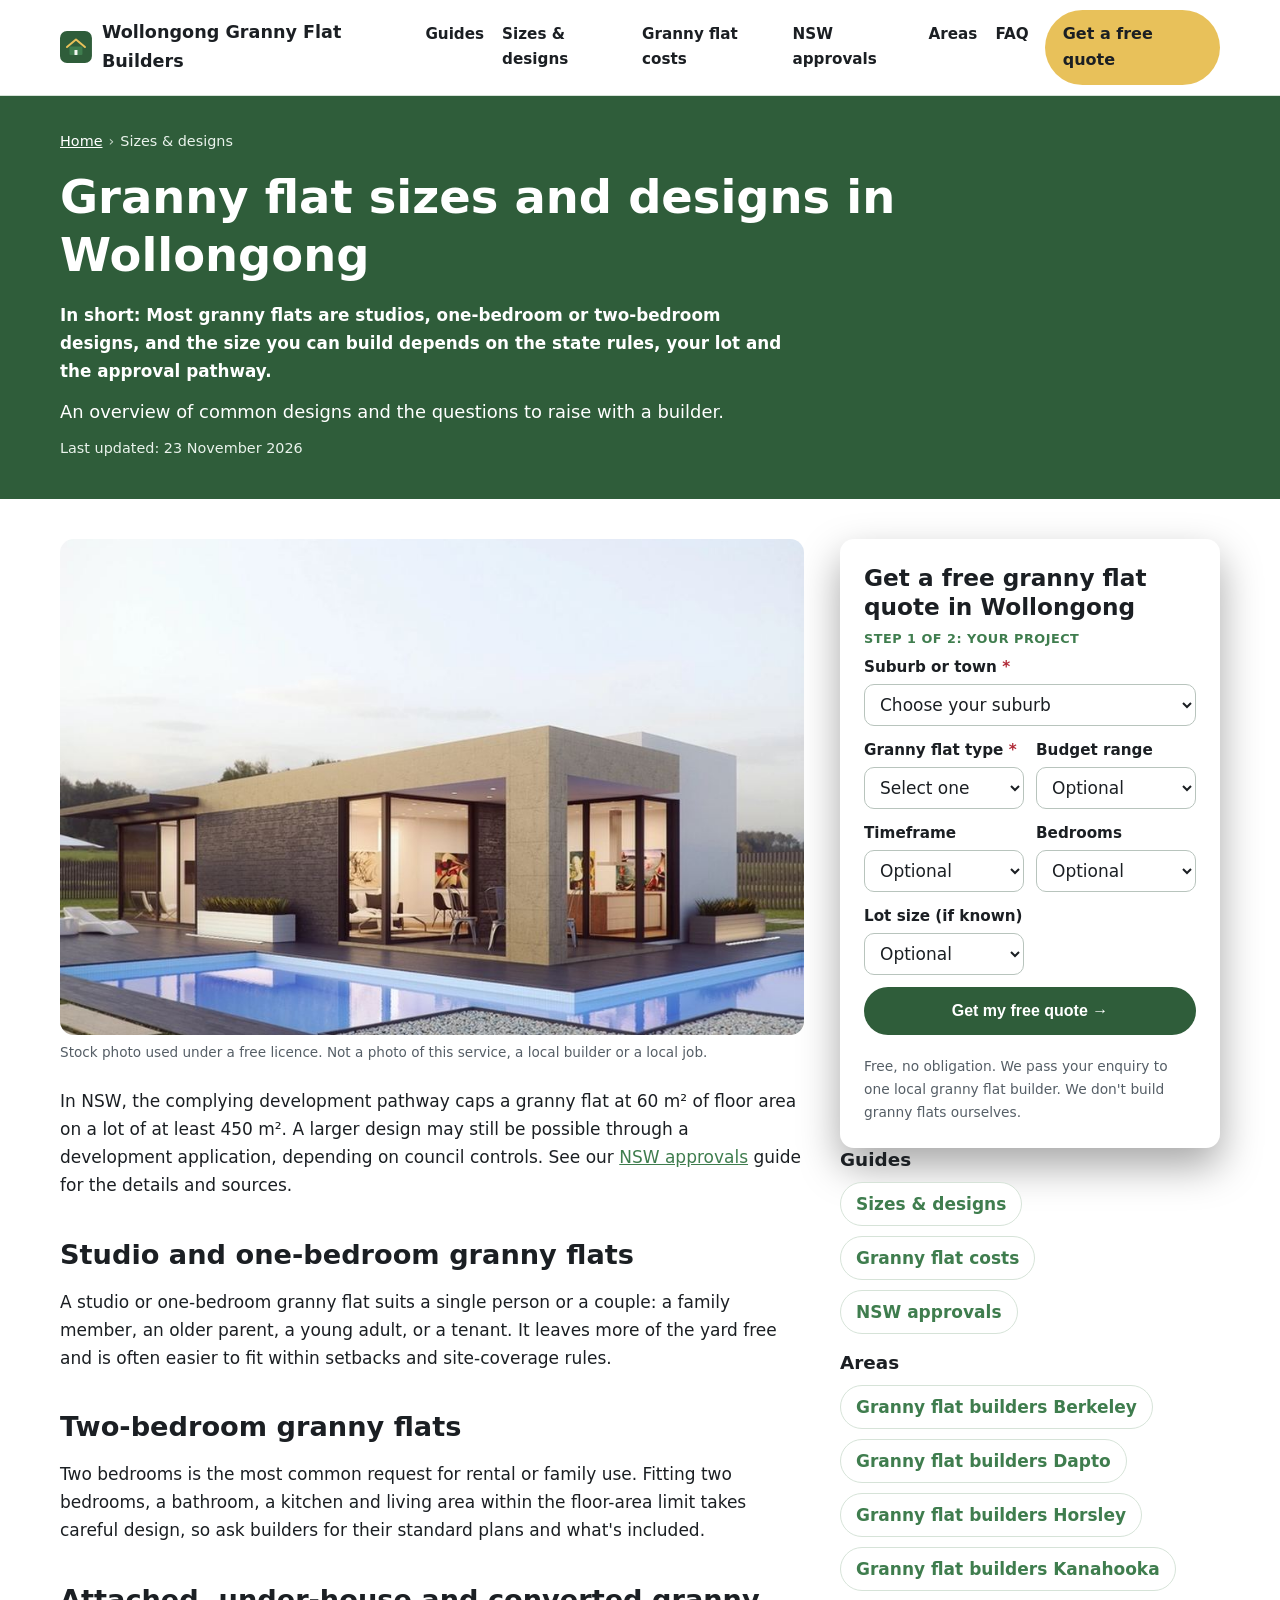
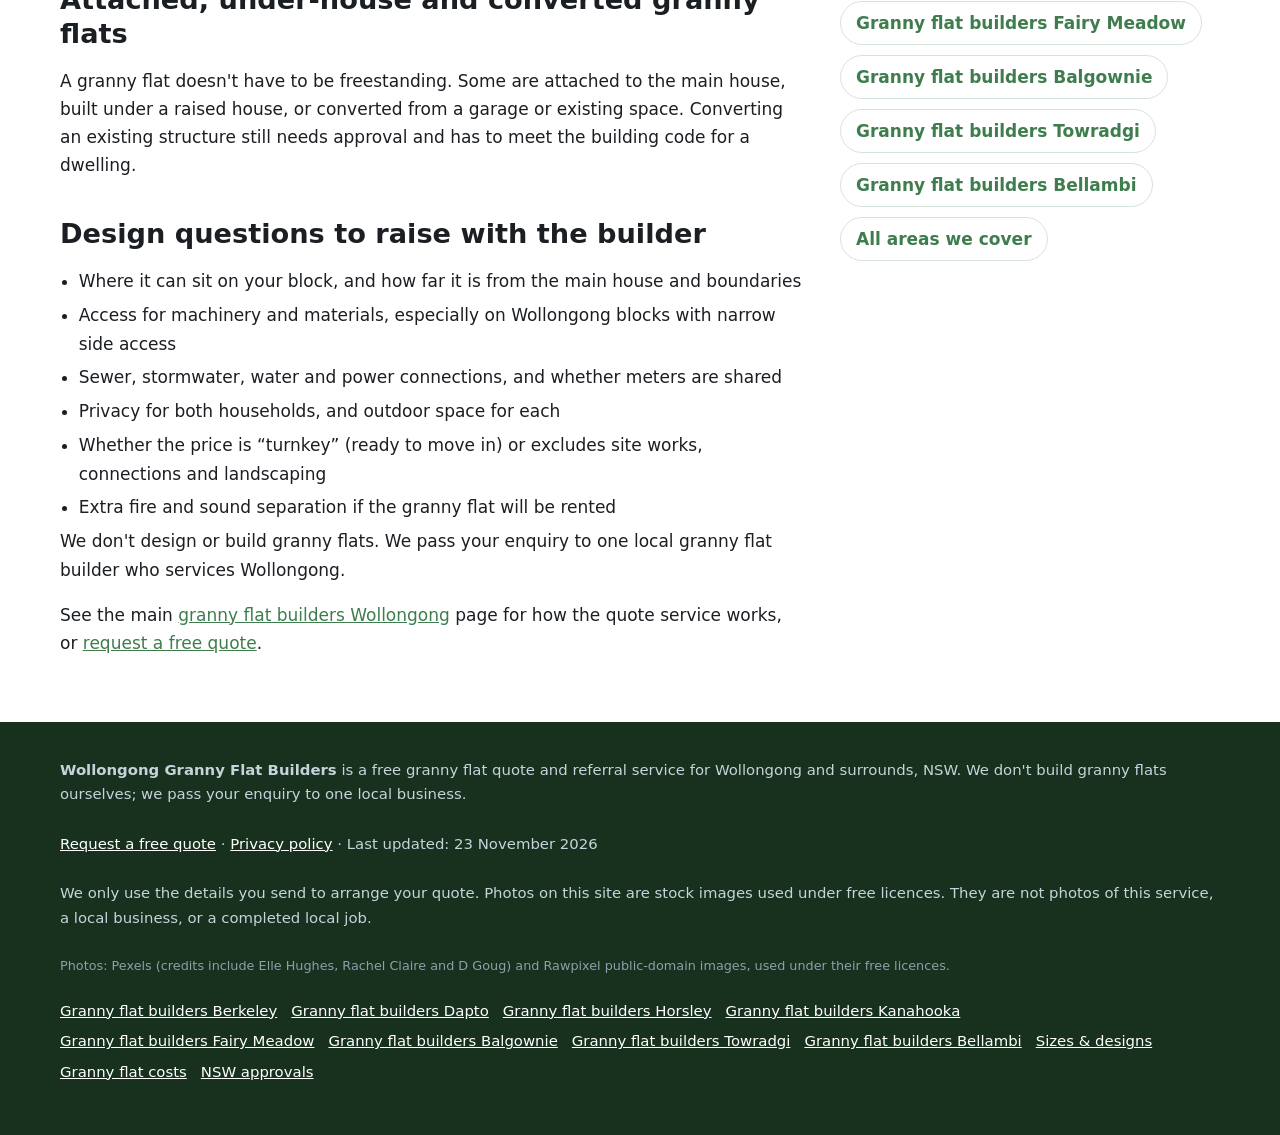
<file: granny-flat-designs/index.html>
<!doctype html>
<html lang="en-AU">
<head>
<meta charset="utf-8">
<!-- Search Console verification meta tag goes here once the property is created -->
<meta name="viewport" content="width=device-width, initial-scale=1">
<title>Granny Flat Sizes and Designs in Wollongong</title>
<meta name="description" content="Granny flat sizes and designs in Wollongong: studio, one and two-bedroom, attached and converted options, and the local size limits.">
<link rel="canonical" href="https://wollongonggrannyflatbuilders.com.au/granny-flat-designs/">
<link rel="icon" href="/favicon.svg" type="image/svg+xml">
<meta name="theme-color" content="#2f5d3a">
<meta property="og:type" content="article">
<meta property="og:locale" content="en_AU">
<meta property="og:site_name" content="Wollongong Granny Flat Builders">
<meta property="og:title" content="Granny Flat Sizes and Designs in Wollongong">
<meta property="og:description" content="Granny flat sizes and designs in Wollongong: studio, one and two-bedroom, attached and converted options, and the local size limits.">
<meta property="og:url" content="https://wollongonggrannyflatbuilders.com.au/granny-flat-designs/">
<meta property="og:image" content="https://wollongonggrannyflatbuilders.com.au/img/hero.jpg">
<meta name="twitter:card" content="summary_large_image">
<meta name="twitter:image" content="https://wollongonggrannyflatbuilders.com.au/img/hero.jpg">
<script>document.documentElement.classList.add('js')</script>
<link rel="stylesheet" href="/styles.css">
<!-- GA4 Measurement ID G-FY9GZ0JT7L -->
<script async src="https://www.googletagmanager.com/gtag/js?id=G-FY9GZ0JT7L"></script>
<script>window.dataLayer=window.dataLayer||[];function gtag(){dataLayer.push(arguments);}gtag('js',new Date());gtag('config','G-FY9GZ0JT7L');</script>
<script type="application/ld+json">
{
 "@context": "https://schema.org",
 "@type": "WebPage",
 "@id": "https://wollongonggrannyflatbuilders.com.au/granny-flat-designs/#webpage",
 "url": "https://wollongonggrannyflatbuilders.com.au/granny-flat-designs/",
 "name": "Granny Flat Sizes and Designs in Wollongong",
 "description": "Granny flat sizes and designs in Wollongong: studio, one and two-bedroom, attached and converted options, and the local size limits.",
 "inLanguage": "en-AU",
 "dateModified": "2026-11-23",
 "isPartOf": {
  "@id": "https://wollongonggrannyflatbuilders.com.au/#website"
 }
}
</script>
<script type="application/ld+json">
{
 "@context": "https://schema.org",
 "@type": "BreadcrumbList",
 "itemListElement": [
  {
   "@type": "ListItem",
   "position": 1,
   "name": "Home",
   "item": "https://wollongonggrannyflatbuilders.com.au/"
  },
  {
   "@type": "ListItem",
   "position": 2,
   "name": "Granny Flat Sizes and Designs in Wollongong",
   "item": "https://wollongonggrannyflatbuilders.com.au/granny-flat-designs/"
  }
 ]
}
</script>
<script type="application/ld+json">
{
 "@context": "https://schema.org",
 "@type": "Service",
 "@id": "https://wollongonggrannyflatbuilders.com.au/granny-flat-designs/#service",
 "name": "Granny Flat Sizes and Designs in Wollongong",
 "serviceType": "Granny flat builder referral and quote service",
 "url": "https://wollongonggrannyflatbuilders.com.au/granny-flat-designs/",
 "provider": {
  "@type": "Organization",
  "name": "Wollongong Granny Flat Builders",
  "url": "https://wollongonggrannyflatbuilders.com.au/"
 },
 "areaServed": [
  {
   "@type": "Place",
   "name": "Wollongong, NSW"
  }
 ]
}
</script>
</head>
<body>
<a class="skip-link" href="#main">Skip to content</a>
<header class="site-header">
  <div class="wrap">
    <a class="brand" href="/" aria-label="Wollongong Granny Flat Builders home">
      <svg viewBox="0 0 64 64" aria-hidden="true"><rect width="64" height="64" rx="14" fill="#2f5d3a"/><path d="M14 32 32 17l18 15" fill="none" stroke="#e8c15a" stroke-width="4" stroke-linecap="round" stroke-linejoin="round"/><rect x="19" y="31" width="26" height="17" rx="2" fill="#3f7d4e"/><rect x="29" y="38" width="6" height="10" fill="#f3f7f2"/></svg>
      Wollongong Granny Flat Builders
    </a>
    <nav class="nav" aria-label="Main">
      <a href="/#guides">Guides</a><a href="/granny-flat-designs/">Sizes &amp; designs</a><a href="/granny-flat-costs/">Granny flat costs</a><a href="/nsw-granny-flat-approvals/">NSW approvals</a><a href="/#areas">Areas</a><a href="/#faq">FAQ</a>
    </nav>
    <a class="btn btn-call header-call" href="#quote">Get a free quote</a>
  </div>
</header>
<main id="main">
<section class="page-hero" aria-labelledby="h1">
  <div class="wrap">
    <nav class="crumbs" aria-label="Breadcrumb"><ol><li><a href="/">Home</a></li><li aria-current="page">Sizes &amp; designs</li></ol></nav>
    <h1 id="h1">Granny flat sizes and designs in Wollongong</h1>
    <p class="summary">In short: Most granny flats are studios, one-bedroom or two-bedroom designs, and the size you can build depends on the state rules, your lot and the approval pathway.</p>
    <p class="lead">An overview of common designs and the questions to raise with a builder.</p>
    <p class="updated">Last updated: 23 November 2026</p>
  </div>
</section>
<div class="wrap page-grid">
  <article class="page-body">
<figure><img src="/img/type1.jpg" width="1200" height="800" style="aspect-ratio:3/2;object-fit:cover" alt="Small modern single-storey building in a backyard" decoding="async"><figcaption>Stock photo used under a free licence. Not a photo of this service, a local builder or a local job.</figcaption></figure>

<p>In NSW, the complying development pathway caps a granny flat at 60 m² of floor area on a lot of at least 450 m². A larger design may still be possible through a development application, depending on council controls. See our <a href="/nsw-granny-flat-approvals/">NSW approvals</a> guide for the details and sources.</p>
<h2 id="type1">Studio and one-bedroom granny flats</h2>
<p>A studio or one-bedroom granny flat suits a single person or a couple: a family member, an older parent, a young adult, or a tenant. It leaves more of the yard free and is often easier to fit within setbacks and site-coverage rules.</p>
<h2 id="type2">Two-bedroom granny flats</h2>
<p>Two bedrooms is the most common request for rental or family use. Fitting two bedrooms, a bathroom, a kitchen and living area within the floor-area limit takes careful design, so ask builders for their standard plans and what's included.</p>
<h2 id="type3">Attached, under-house and converted granny flats</h2>
<p>A granny flat doesn't have to be freestanding. Some are attached to the main house, built under a raised house, or converted from a garage or existing space. Converting an existing structure still needs approval and has to meet the building code for a dwelling.</p>
<h2>Design questions to raise with the builder</h2>
<ul class="clean">
<li>Where it can sit on your block, and how far it is from the main house and boundaries</li>
<li>Access for machinery and materials, especially on Wollongong blocks with narrow side access</li>
<li>Sewer, stormwater, water and power connections, and whether meters are shared</li>
<li>Privacy for both households, and outdoor space for each</li>
<li>Whether the price is “turnkey” (ready to move in) or excludes site works, connections and landscaping</li>
<li>Extra fire and sound separation if the granny flat will be rented</li>
</ul>
<p>We don't design or build granny flats. We pass your enquiry to one local granny flat builder who services Wollongong.</p>

<p class="home-link">See the main <a href="/">granny flat builders Wollongong</a> page for how the quote service works, or <a href="#quote">request a free quote</a>.</p>
  </article>
  <aside class="page-aside">
    <div class="hero-form-card" id="quote">
      <h2 id="quote-h">Get a free granny flat quote in Wollongong</h2>
      <form class="quote-form two-step" id="quote-form" data-form="granny_flat_quote" action="https://formsubmit.co/quotes@wollongonggrannyflatbuilders.com.au" method="post" novalidate>
        <input type="hidden" name="_subject" value="New quote request – wollongonggrannyflatbuilders.com.au">
        <input type="hidden" name="_captcha" value="true">
        <input type="hidden" name="_template" value="table">
        <input type="hidden" name="_next" value="https://wollongonggrannyflatbuilders.com.au/thanks.html?lead=1">
        <input type="hidden" name="_autoresponse" value="Thanks for your granny flat request. We&#x27;ve received it and are passing it to a local granny flat builder, who&#x27;ll be in touch about your project.">
        <input type="text" name="_honey" style="display:none" tabindex="-1" autocomplete="off" aria-hidden="true">
        <input type="hidden" name="source" value="wollongonggrannyflatbuilders.com.au">
        <input type="hidden" name="page" value="/granny-flat-designs/">
        <fieldset class="step step-1">
          <legend class="step-label">Step 1 of 2: your project</legend>
          <div class="full"><label for="suburb">Suburb or town <span class="req" aria-hidden="true">*</span></label>
            <select id="suburb" name="suburb" required><option value="">Choose your suburb</option><option>Wollongong</option><option>North Wollongong</option><option>West Wollongong</option><option>Gwynneville</option><option>Keiraville</option><option>Mount Ousley</option><option>Mount Keira</option><option>Mangerton</option><option>Mount St Thomas</option><option>Figtree</option><option>Cordeaux Heights</option><option>Farmborough Heights</option><option>Unanderra</option><option>Berkeley</option><option>Lake Heights</option><option>Warrawong</option><option>Port Kembla</option><option>Kanahooka</option><option>Koonawarra</option><option>Dapto</option><option>Horsley</option><option>Wongawilli</option><option>Fairy Meadow</option><option>Towradgi</option><option>Balgownie</option><option>Corrimal</option><option>Tarrawanna</option><option>Bellambi</option><option>Woonona</option><option>Bulli</option><option>Thirroul</option><option>Austinmer</option><option value="Other">Other (tell us below)</option></select></div>
          <div class="full other-wrap"><label for="suburb_other">Other suburb or town</label><input id="suburb_other" name="suburb_other" type="text" autocomplete="address-level2"></div>
          <div><label for="proj_type">Granny flat type <span class="req" aria-hidden="true">*</span></label>
            <select id="proj_type" name="granny_flat_type" required><option value="">Select one</option><option>Detached (freestanding)</option><option>Attached to the house</option><option>Garage or under-house conversion</option><option>Not sure</option></select></div>
          <div><label for="budget">Budget range</label>
            <select id="budget" name="budget"><option value="">Optional</option><option>Under $100,000</option><option>$100,000–$150,000</option><option>$150,000–$200,000</option><option>$200,000 or more</option><option>Not sure / want advice</option></select></div>
          <div><label for="timeframe">Timeframe</label>
            <select id="timeframe" name="timeframe"><option value="">Optional</option><option>ASAP / within a month</option><option>Next 1–3 months</option><option>3–6 months</option><option>6–12 months</option><option>Just researching</option></select></div>
          <div><label for="extra1">Bedrooms</label>
            <select id="extra1" name="bedrooms"><option value="">Optional</option><option>Studio</option><option>1 bedroom</option><option>2 bedrooms</option><option>Not sure</option></select></div>
          <div><label for="extra2">Lot size (if known)</label>
            <select id="extra2" name="lot_size"><option value="">Optional</option><option>Under 450 m²</option><option>450–600 m²</option><option>Over 600 m²</option><option>Not sure</option></select></div>
          <div class="full js-only"><button class="btn btn-primary btn-block" type="button" id="to-step-2">Get my free quote →</button></div>
          <p class="microcopy full">Free, no obligation. We pass your enquiry to one local granny flat builder. We don't build granny flats ourselves.</p>
          <p class="form-error full" id="step1-error" role="alert" hidden>Please choose your suburb and granny flat type.</p>
        </fieldset>
        <fieldset class="step step-2" id="step-2">
          <legend class="step-label">Step 2 of 2: your details</legend>
          <div><label for="name">Name <span class="req" aria-hidden="true">*</span></label><input id="name" name="name" type="text" autocomplete="name" required></div>
          <div><label for="phone">Phone <span class="req" aria-hidden="true">*</span></label><input id="phone" name="phone" type="tel" autocomplete="tel" inputmode="tel" required></div>
          <div class="full"><label for="email">Email <span class="req" aria-hidden="true">*</span></label><input id="email" name="email" type="email" autocomplete="email" required></div>
          <div class="full"><label for="message">Anything else we should pass on?</label><textarea id="message" name="message" rows="2" placeholder="e.g. two-bedroom granny flat in Berkeley, about 650 m² block, for family"></textarea></div>
          <p class="consent full">By sending this form you agree we can share your details with one local granny flat builder so they can quote for your project. See our <a href="/privacy.html">privacy policy</a>.</p>
          <div class="full step2-actions"><button class="btn btn-primary" type="submit">Send my quote request</button><button class="btn-link js-only" type="button" id="back-1">← Back</button></div>
        </fieldset>
      </form>
    </div>
    <h3>Guides</h3>
    <ul class="link-list"><li><a href="/granny-flat-designs/">Sizes &amp; designs</a></li><li><a href="/granny-flat-costs/">Granny flat costs</a></li><li><a href="/nsw-granny-flat-approvals/">NSW approvals</a></li></ul>
    <h3>Areas</h3>
    <ul class="link-list"><li><a href="/granny-flat-builders-berkeley/">Granny flat builders Berkeley</a></li><li><a href="/granny-flat-builders-dapto/">Granny flat builders Dapto</a></li><li><a href="/granny-flat-builders-horsley/">Granny flat builders Horsley</a></li><li><a href="/granny-flat-builders-kanahooka/">Granny flat builders Kanahooka</a></li><li><a href="/granny-flat-builders-fairy-meadow/">Granny flat builders Fairy Meadow</a></li><li><a href="/granny-flat-builders-balgownie/">Granny flat builders Balgownie</a></li><li><a href="/granny-flat-builders-towradgi/">Granny flat builders Towradgi</a></li><li><a href="/granny-flat-builders-bellambi/">Granny flat builders Bellambi</a></li><li><a href="/#areas">All areas we cover</a></li></ul>
  </aside>
</div>
</main>
<footer class="site-footer">
  <div class="wrap">
    <p><strong>Wollongong Granny Flat Builders</strong> is a free granny flat quote and referral service for Wollongong and surrounds, NSW. We don't build granny flats ourselves; we pass your enquiry to one local business.</p>
    <p><a href="#quote">Request a free quote</a> · <a href="/privacy.html">Privacy policy</a> · Last updated: 23 November 2026</p>
    <p>We only use the details you send to arrange your quote. Photos on this site are stock images used under free licences. They are not photos of this service, a local business, or a completed local job.</p>
    <p class="credit-line">Photos: Pexels (credits include Elle Hughes, Rachel Claire and D Goug) and Rawpixel public-domain images, used under their free licences.</p>
    <p class="footer-links"><a href="/granny-flat-builders-berkeley/">Granny flat builders Berkeley</a> <a href="/granny-flat-builders-dapto/">Granny flat builders Dapto</a> <a href="/granny-flat-builders-horsley/">Granny flat builders Horsley</a> <a href="/granny-flat-builders-kanahooka/">Granny flat builders Kanahooka</a> <a href="/granny-flat-builders-fairy-meadow/">Granny flat builders Fairy Meadow</a> <a href="/granny-flat-builders-balgownie/">Granny flat builders Balgownie</a> <a href="/granny-flat-builders-towradgi/">Granny flat builders Towradgi</a> <a href="/granny-flat-builders-bellambi/">Granny flat builders Bellambi</a> <a href="/granny-flat-designs/">Sizes &amp; designs</a> <a href="/granny-flat-costs/">Granny flat costs</a> <a href="/nsw-granny-flat-approvals/">NSW approvals</a></p>
  </div>
</footer>

<div class="mobile-call" aria-label="Quick contact">
  <a class="btn btn-call" href="#quote">Get a free quote</a>
</div>
<script src="/form.js" defer></script>
<script>(function(){var b=document.querySelector('.mobile-call'),q=document.getElementById('quote');if(!b||!q||!('IntersectionObserver' in window))return;new IntersectionObserver(function(e){b.classList.toggle('mc-off',e[0].isIntersecting)},{threshold:.15}).observe(q)})();</script>

</body>
</html>
</file>
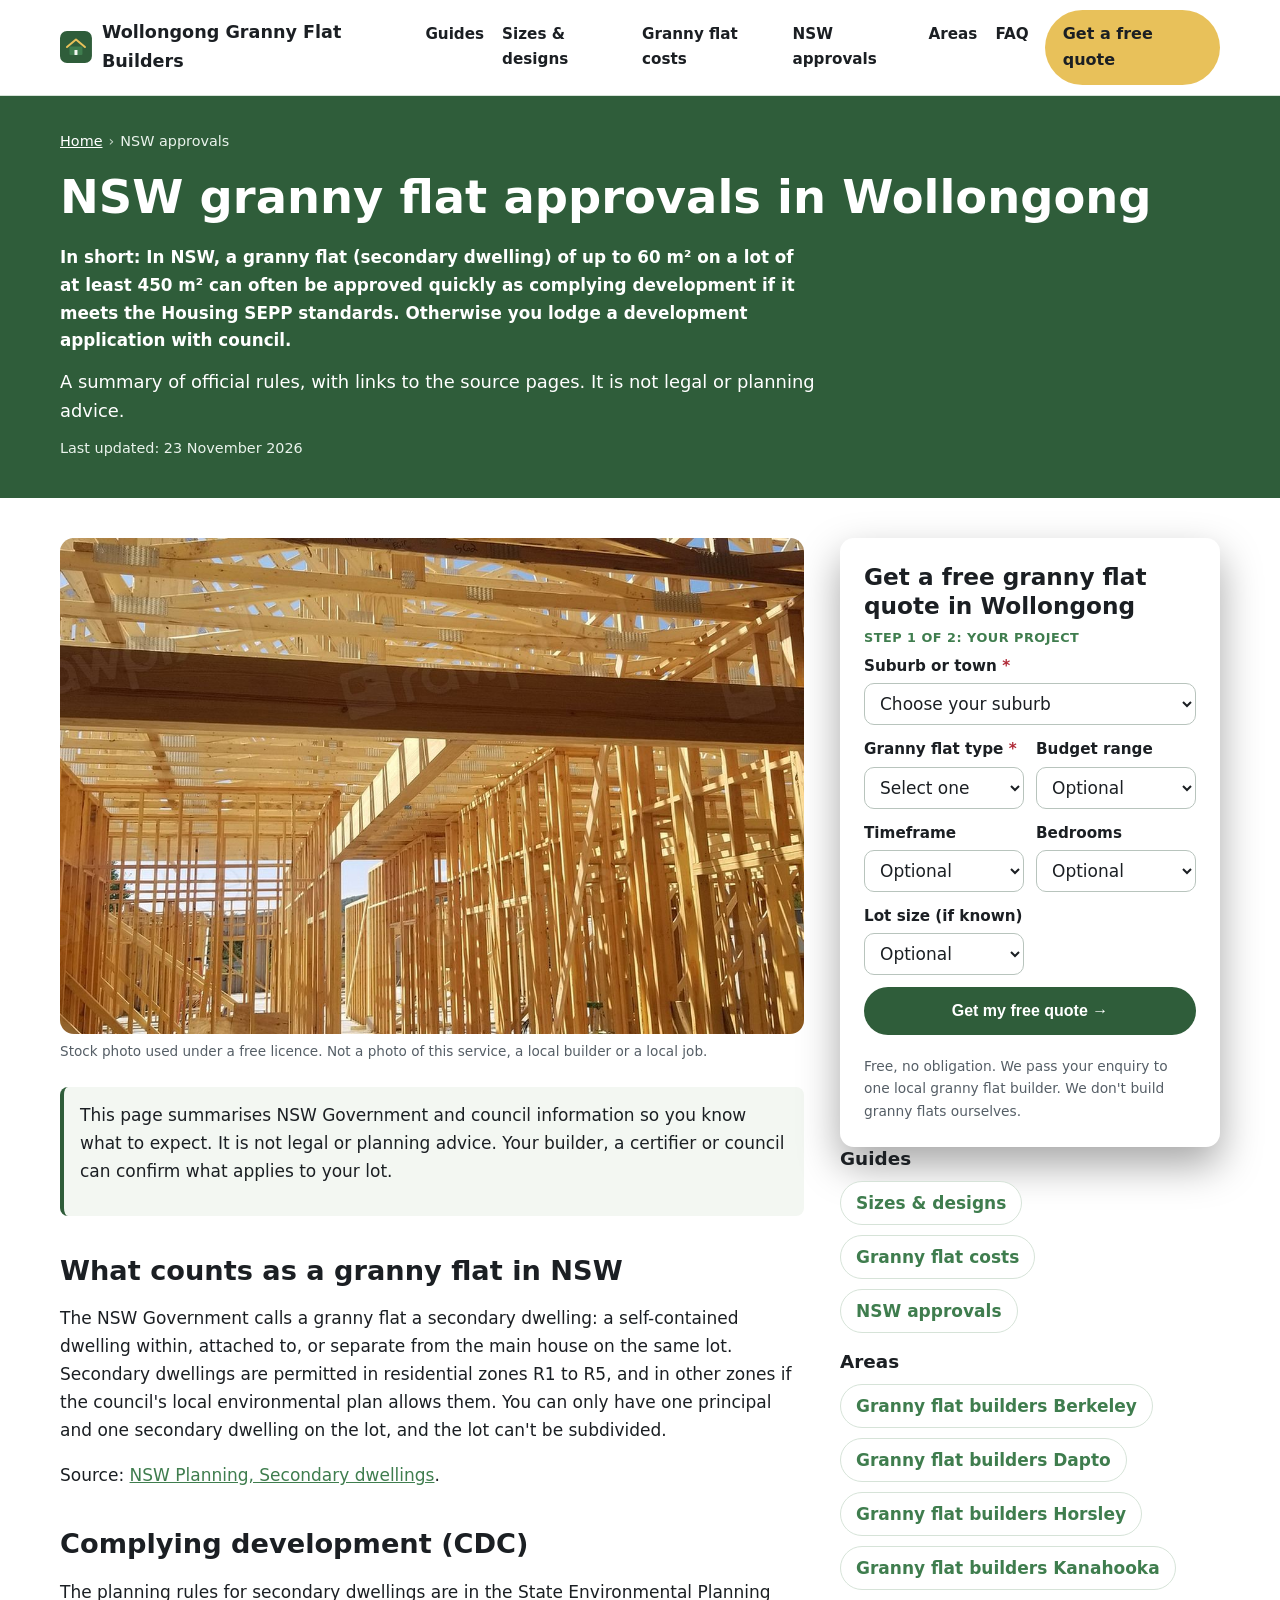
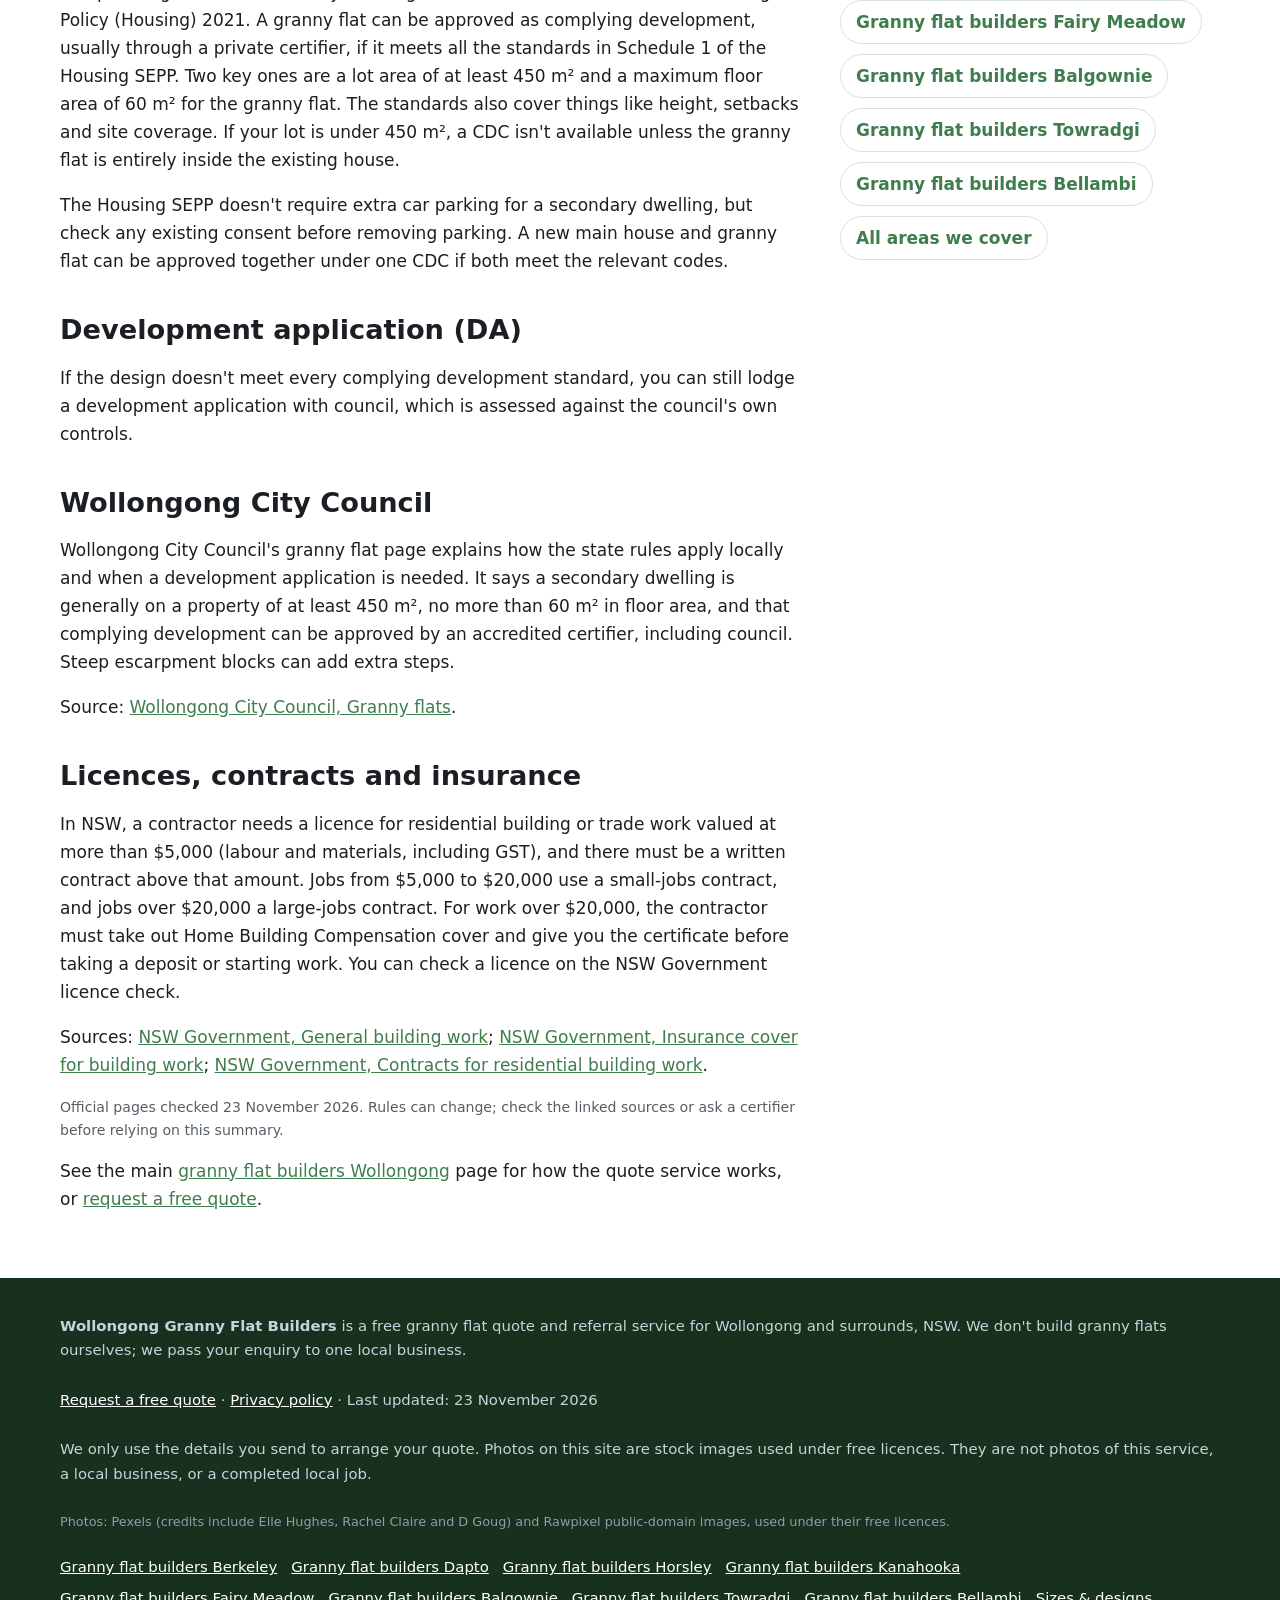
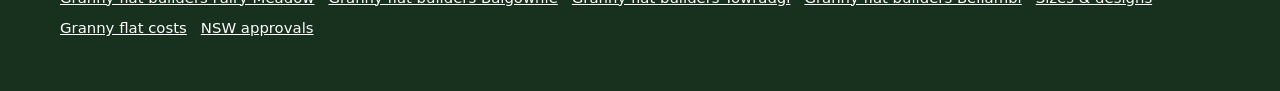
<file: nsw-granny-flat-approvals/index.html>
<!doctype html>
<html lang="en-AU">
<head>
<meta charset="utf-8">
<!-- Search Console verification meta tag goes here once the property is created -->
<meta name="viewport" content="width=device-width, initial-scale=1">
<title>NSW Granny Flat Approvals in Wollongong | Secondary Dwelling Rules</title>
<meta name="description" content="NSW rules for granny flats (secondary dwellings) in Wollongong: approvals, size limits and renting, summarised from official sources with links.">
<link rel="canonical" href="https://wollongonggrannyflatbuilders.com.au/nsw-granny-flat-approvals/">
<link rel="icon" href="/favicon.svg" type="image/svg+xml">
<meta name="theme-color" content="#2f5d3a">
<meta property="og:type" content="article">
<meta property="og:locale" content="en_AU">
<meta property="og:site_name" content="Wollongong Granny Flat Builders">
<meta property="og:title" content="NSW Granny Flat Approvals in Wollongong | Secondary Dwelling Rules">
<meta property="og:description" content="NSW rules for granny flats (secondary dwellings) in Wollongong: approvals, size limits and renting, summarised from official sources with links.">
<meta property="og:url" content="https://wollongonggrannyflatbuilders.com.au/nsw-granny-flat-approvals/">
<meta property="og:image" content="https://wollongonggrannyflatbuilders.com.au/img/hero.jpg">
<meta name="twitter:card" content="summary_large_image">
<meta name="twitter:image" content="https://wollongonggrannyflatbuilders.com.au/img/hero.jpg">
<script>document.documentElement.classList.add('js')</script>
<link rel="stylesheet" href="/styles.css">
<!-- GA4 Measurement ID G-FY9GZ0JT7L -->
<script async src="https://www.googletagmanager.com/gtag/js?id=G-FY9GZ0JT7L"></script>
<script>window.dataLayer=window.dataLayer||[];function gtag(){dataLayer.push(arguments);}gtag('js',new Date());gtag('config','G-FY9GZ0JT7L');</script>
<script type="application/ld+json">
{
 "@context": "https://schema.org",
 "@type": "WebPage",
 "@id": "https://wollongonggrannyflatbuilders.com.au/nsw-granny-flat-approvals/#webpage",
 "url": "https://wollongonggrannyflatbuilders.com.au/nsw-granny-flat-approvals/",
 "name": "NSW Granny Flat Approvals in Wollongong | Secondary Dwelling Rules",
 "description": "NSW rules for granny flats (secondary dwellings) in Wollongong: approvals, size limits and renting, summarised from official sources with links.",
 "inLanguage": "en-AU",
 "dateModified": "2026-11-23",
 "isPartOf": {
  "@id": "https://wollongonggrannyflatbuilders.com.au/#website"
 }
}
</script>
<script type="application/ld+json">
{
 "@context": "https://schema.org",
 "@type": "BreadcrumbList",
 "itemListElement": [
  {
   "@type": "ListItem",
   "position": 1,
   "name": "Home",
   "item": "https://wollongonggrannyflatbuilders.com.au/"
  },
  {
   "@type": "ListItem",
   "position": 2,
   "name": "NSW Granny Flat Approvals in Wollongong",
   "item": "https://wollongonggrannyflatbuilders.com.au/nsw-granny-flat-approvals/"
  }
 ]
}
</script>
<script type="application/ld+json">
{
 "@context": "https://schema.org",
 "@type": "Service",
 "@id": "https://wollongonggrannyflatbuilders.com.au/nsw-granny-flat-approvals/#service",
 "name": "NSW Granny Flat Approvals in Wollongong",
 "serviceType": "Granny flat builder referral and quote service",
 "url": "https://wollongonggrannyflatbuilders.com.au/nsw-granny-flat-approvals/",
 "provider": {
  "@type": "Organization",
  "name": "Wollongong Granny Flat Builders",
  "url": "https://wollongonggrannyflatbuilders.com.au/"
 },
 "areaServed": [
  {
   "@type": "Place",
   "name": "Wollongong, NSW"
  }
 ]
}
</script>
</head>
<body>
<a class="skip-link" href="#main">Skip to content</a>
<header class="site-header">
  <div class="wrap">
    <a class="brand" href="/" aria-label="Wollongong Granny Flat Builders home">
      <svg viewBox="0 0 64 64" aria-hidden="true"><rect width="64" height="64" rx="14" fill="#2f5d3a"/><path d="M14 32 32 17l18 15" fill="none" stroke="#e8c15a" stroke-width="4" stroke-linecap="round" stroke-linejoin="round"/><rect x="19" y="31" width="26" height="17" rx="2" fill="#3f7d4e"/><rect x="29" y="38" width="6" height="10" fill="#f3f7f2"/></svg>
      Wollongong Granny Flat Builders
    </a>
    <nav class="nav" aria-label="Main">
      <a href="/#guides">Guides</a><a href="/granny-flat-designs/">Sizes &amp; designs</a><a href="/granny-flat-costs/">Granny flat costs</a><a href="/nsw-granny-flat-approvals/">NSW approvals</a><a href="/#areas">Areas</a><a href="/#faq">FAQ</a>
    </nav>
    <a class="btn btn-call header-call" href="#quote">Get a free quote</a>
  </div>
</header>
<main id="main">
<section class="page-hero" aria-labelledby="h1">
  <div class="wrap">
    <nav class="crumbs" aria-label="Breadcrumb"><ol><li><a href="/">Home</a></li><li aria-current="page">NSW approvals</li></ol></nav>
    <h1 id="h1">NSW granny flat approvals in Wollongong</h1>
    <p class="summary">In short: In NSW, a granny flat (secondary dwelling) of up to 60 m² on a lot of at least 450 m² can often be approved quickly as complying development if it meets the Housing SEPP standards. Otherwise you lodge a development application with council.</p>
    <p class="lead">A summary of official rules, with links to the source pages. It is not legal or planning advice.</p>
    <p class="updated">Last updated: 23 November 2026</p>
  </div>
</section>
<div class="wrap page-grid">
  <article class="page-body">
<figure><img src="/img/rules.jpg" width="1200" height="800" style="aspect-ratio:3/2;object-fit:cover" alt="Timber house frame during construction" decoding="async"><figcaption>Stock photo used under a free licence. Not a photo of this service, a local builder or a local job.</figcaption></figure>

<div class="callout"><p>This page summarises NSW Government and council information so you know what to expect. It is not legal or planning advice. Your builder, a certifier or council can confirm what applies to your lot.</p></div>
<h2>What counts as a granny flat in NSW</h2>
<p>The NSW Government calls a granny flat a secondary dwelling: a self-contained dwelling within, attached to, or separate from the main house on the same lot. Secondary dwellings are permitted in residential zones R1 to R5, and in other zones if the council's local environmental plan allows them. You can only have one principal and one secondary dwelling on the lot, and the lot can't be subdivided.</p>
<p>Source: <a href="https://planning.nsw.gov.au/the-planning-system/housing/housing-sepp/secondary-dwellings" rel="noopener">NSW Planning, Secondary dwellings</a>.</p>
<h2>Complying development (CDC)</h2>
<p>The planning rules for secondary dwellings are in the State Environmental Planning Policy (Housing) 2021. A granny flat can be approved as complying development, usually through a private certifier, if it meets all the standards in Schedule 1 of the Housing SEPP. Two key ones are a lot area of at least 450 m² and a maximum floor area of 60 m² for the granny flat. The standards also cover things like height, setbacks and site coverage. If your lot is under 450 m², a CDC isn't available unless the granny flat is entirely inside the existing house.</p>
<p>The Housing SEPP doesn't require extra car parking for a secondary dwelling, but check any existing consent before removing parking. A new main house and granny flat can be approved together under one CDC if both meet the relevant codes.</p>
<h2>Development application (DA)</h2>
<p>If the design doesn't meet every complying development standard, you can still lodge a development application with council, which is assessed against the council's own controls.</p>
<h2>Wollongong City Council</h2>
<p>Wollongong City Council's granny flat page explains how the state rules apply locally and when a development application is needed. It says a secondary dwelling is generally on a property of at least 450 m², no more than 60 m² in floor area, and that complying development can be approved by an accredited certifier, including council. Steep escarpment blocks can add extra steps.</p>
<p>Source: <a href="https://www.wollongong.nsw.gov.au/plan-and-build/building-and-renovating/common-residential-improvements/granny-flats" rel="noopener">Wollongong City Council, Granny flats</a>.</p>
<h2>Licences, contracts and insurance</h2>
<p>In NSW, a contractor needs a licence for residential building or trade work valued at more than $5,000 (labour and materials, including GST), and there must be a written contract above that amount. Jobs from $5,000 to $20,000 use a small-jobs contract, and jobs over $20,000 a large-jobs contract. For work over $20,000, the contractor must take out Home Building Compensation cover and give you the certificate before taking a deposit or starting work. You can check a licence on the NSW Government licence check.</p>
<p>Sources: <a href="https://www.nsw.gov.au/business-and-economy/licences-and-credentials/building-and-trade-licences-and-registrations/general-building-work" rel="noopener">NSW Government, General building work</a>; <a href="https://www.nsw.gov.au/business-and-economy/licences-and-credentials/building-and-trade-licences-and-registrations/insurance-cover" rel="noopener">NSW Government, Insurance cover for building work</a>; <a href="https://www.nsw.gov.au/housing-and-construction/building-or-renovating-a-home/preparing/contracts" rel="noopener">NSW Government, Contracts for residential building work</a>.</p>
<p class="sources">Official pages checked 23 November 2026. Rules can change; check the linked sources or ask a certifier before relying on this summary.</p>

<p class="home-link">See the main <a href="/">granny flat builders Wollongong</a> page for how the quote service works, or <a href="#quote">request a free quote</a>.</p>
  </article>
  <aside class="page-aside">
    <div class="hero-form-card" id="quote">
      <h2 id="quote-h">Get a free granny flat quote in Wollongong</h2>
      <form class="quote-form two-step" id="quote-form" data-form="granny_flat_quote" action="https://formsubmit.co/quotes@wollongonggrannyflatbuilders.com.au" method="post" novalidate>
        <input type="hidden" name="_subject" value="New quote request – wollongonggrannyflatbuilders.com.au">
        <input type="hidden" name="_captcha" value="true">
        <input type="hidden" name="_template" value="table">
        <input type="hidden" name="_next" value="https://wollongonggrannyflatbuilders.com.au/thanks.html?lead=1">
        <input type="hidden" name="_autoresponse" value="Thanks for your granny flat request. We&#x27;ve received it and are passing it to a local granny flat builder, who&#x27;ll be in touch about your project.">
        <input type="text" name="_honey" style="display:none" tabindex="-1" autocomplete="off" aria-hidden="true">
        <input type="hidden" name="source" value="wollongonggrannyflatbuilders.com.au">
        <input type="hidden" name="page" value="/nsw-granny-flat-approvals/">
        <fieldset class="step step-1">
          <legend class="step-label">Step 1 of 2: your project</legend>
          <div class="full"><label for="suburb">Suburb or town <span class="req" aria-hidden="true">*</span></label>
            <select id="suburb" name="suburb" required><option value="">Choose your suburb</option><option>Wollongong</option><option>North Wollongong</option><option>West Wollongong</option><option>Gwynneville</option><option>Keiraville</option><option>Mount Ousley</option><option>Mount Keira</option><option>Mangerton</option><option>Mount St Thomas</option><option>Figtree</option><option>Cordeaux Heights</option><option>Farmborough Heights</option><option>Unanderra</option><option>Berkeley</option><option>Lake Heights</option><option>Warrawong</option><option>Port Kembla</option><option>Kanahooka</option><option>Koonawarra</option><option>Dapto</option><option>Horsley</option><option>Wongawilli</option><option>Fairy Meadow</option><option>Towradgi</option><option>Balgownie</option><option>Corrimal</option><option>Tarrawanna</option><option>Bellambi</option><option>Woonona</option><option>Bulli</option><option>Thirroul</option><option>Austinmer</option><option value="Other">Other (tell us below)</option></select></div>
          <div class="full other-wrap"><label for="suburb_other">Other suburb or town</label><input id="suburb_other" name="suburb_other" type="text" autocomplete="address-level2"></div>
          <div><label for="proj_type">Granny flat type <span class="req" aria-hidden="true">*</span></label>
            <select id="proj_type" name="granny_flat_type" required><option value="">Select one</option><option>Detached (freestanding)</option><option>Attached to the house</option><option>Garage or under-house conversion</option><option>Not sure</option></select></div>
          <div><label for="budget">Budget range</label>
            <select id="budget" name="budget"><option value="">Optional</option><option>Under $100,000</option><option>$100,000–$150,000</option><option>$150,000–$200,000</option><option>$200,000 or more</option><option>Not sure / want advice</option></select></div>
          <div><label for="timeframe">Timeframe</label>
            <select id="timeframe" name="timeframe"><option value="">Optional</option><option>ASAP / within a month</option><option>Next 1–3 months</option><option>3–6 months</option><option>6–12 months</option><option>Just researching</option></select></div>
          <div><label for="extra1">Bedrooms</label>
            <select id="extra1" name="bedrooms"><option value="">Optional</option><option>Studio</option><option>1 bedroom</option><option>2 bedrooms</option><option>Not sure</option></select></div>
          <div><label for="extra2">Lot size (if known)</label>
            <select id="extra2" name="lot_size"><option value="">Optional</option><option>Under 450 m²</option><option>450–600 m²</option><option>Over 600 m²</option><option>Not sure</option></select></div>
          <div class="full js-only"><button class="btn btn-primary btn-block" type="button" id="to-step-2">Get my free quote →</button></div>
          <p class="microcopy full">Free, no obligation. We pass your enquiry to one local granny flat builder. We don't build granny flats ourselves.</p>
          <p class="form-error full" id="step1-error" role="alert" hidden>Please choose your suburb and granny flat type.</p>
        </fieldset>
        <fieldset class="step step-2" id="step-2">
          <legend class="step-label">Step 2 of 2: your details</legend>
          <div><label for="name">Name <span class="req" aria-hidden="true">*</span></label><input id="name" name="name" type="text" autocomplete="name" required></div>
          <div><label for="phone">Phone <span class="req" aria-hidden="true">*</span></label><input id="phone" name="phone" type="tel" autocomplete="tel" inputmode="tel" required></div>
          <div class="full"><label for="email">Email <span class="req" aria-hidden="true">*</span></label><input id="email" name="email" type="email" autocomplete="email" required></div>
          <div class="full"><label for="message">Anything else we should pass on?</label><textarea id="message" name="message" rows="2" placeholder="e.g. two-bedroom granny flat in Berkeley, about 650 m² block, for family"></textarea></div>
          <p class="consent full">By sending this form you agree we can share your details with one local granny flat builder so they can quote for your project. See our <a href="/privacy.html">privacy policy</a>.</p>
          <div class="full step2-actions"><button class="btn btn-primary" type="submit">Send my quote request</button><button class="btn-link js-only" type="button" id="back-1">← Back</button></div>
        </fieldset>
      </form>
    </div>
    <h3>Guides</h3>
    <ul class="link-list"><li><a href="/granny-flat-designs/">Sizes &amp; designs</a></li><li><a href="/granny-flat-costs/">Granny flat costs</a></li><li><a href="/nsw-granny-flat-approvals/">NSW approvals</a></li></ul>
    <h3>Areas</h3>
    <ul class="link-list"><li><a href="/granny-flat-builders-berkeley/">Granny flat builders Berkeley</a></li><li><a href="/granny-flat-builders-dapto/">Granny flat builders Dapto</a></li><li><a href="/granny-flat-builders-horsley/">Granny flat builders Horsley</a></li><li><a href="/granny-flat-builders-kanahooka/">Granny flat builders Kanahooka</a></li><li><a href="/granny-flat-builders-fairy-meadow/">Granny flat builders Fairy Meadow</a></li><li><a href="/granny-flat-builders-balgownie/">Granny flat builders Balgownie</a></li><li><a href="/granny-flat-builders-towradgi/">Granny flat builders Towradgi</a></li><li><a href="/granny-flat-builders-bellambi/">Granny flat builders Bellambi</a></li><li><a href="/#areas">All areas we cover</a></li></ul>
  </aside>
</div>
</main>
<footer class="site-footer">
  <div class="wrap">
    <p><strong>Wollongong Granny Flat Builders</strong> is a free granny flat quote and referral service for Wollongong and surrounds, NSW. We don't build granny flats ourselves; we pass your enquiry to one local business.</p>
    <p><a href="#quote">Request a free quote</a> · <a href="/privacy.html">Privacy policy</a> · Last updated: 23 November 2026</p>
    <p>We only use the details you send to arrange your quote. Photos on this site are stock images used under free licences. They are not photos of this service, a local business, or a completed local job.</p>
    <p class="credit-line">Photos: Pexels (credits include Elle Hughes, Rachel Claire and D Goug) and Rawpixel public-domain images, used under their free licences.</p>
    <p class="footer-links"><a href="/granny-flat-builders-berkeley/">Granny flat builders Berkeley</a> <a href="/granny-flat-builders-dapto/">Granny flat builders Dapto</a> <a href="/granny-flat-builders-horsley/">Granny flat builders Horsley</a> <a href="/granny-flat-builders-kanahooka/">Granny flat builders Kanahooka</a> <a href="/granny-flat-builders-fairy-meadow/">Granny flat builders Fairy Meadow</a> <a href="/granny-flat-builders-balgownie/">Granny flat builders Balgownie</a> <a href="/granny-flat-builders-towradgi/">Granny flat builders Towradgi</a> <a href="/granny-flat-builders-bellambi/">Granny flat builders Bellambi</a> <a href="/granny-flat-designs/">Sizes &amp; designs</a> <a href="/granny-flat-costs/">Granny flat costs</a> <a href="/nsw-granny-flat-approvals/">NSW approvals</a></p>
  </div>
</footer>

<div class="mobile-call" aria-label="Quick contact">
  <a class="btn btn-call" href="#quote">Get a free quote</a>
</div>
<script src="/form.js" defer></script>
<script>(function(){var b=document.querySelector('.mobile-call'),q=document.getElementById('quote');if(!b||!q||!('IntersectionObserver' in window))return;new IntersectionObserver(function(e){b.classList.toggle('mc-off',e[0].isIntersecting)},{threshold:.15}).observe(q)})();</script>

</body>
</html>
</file>
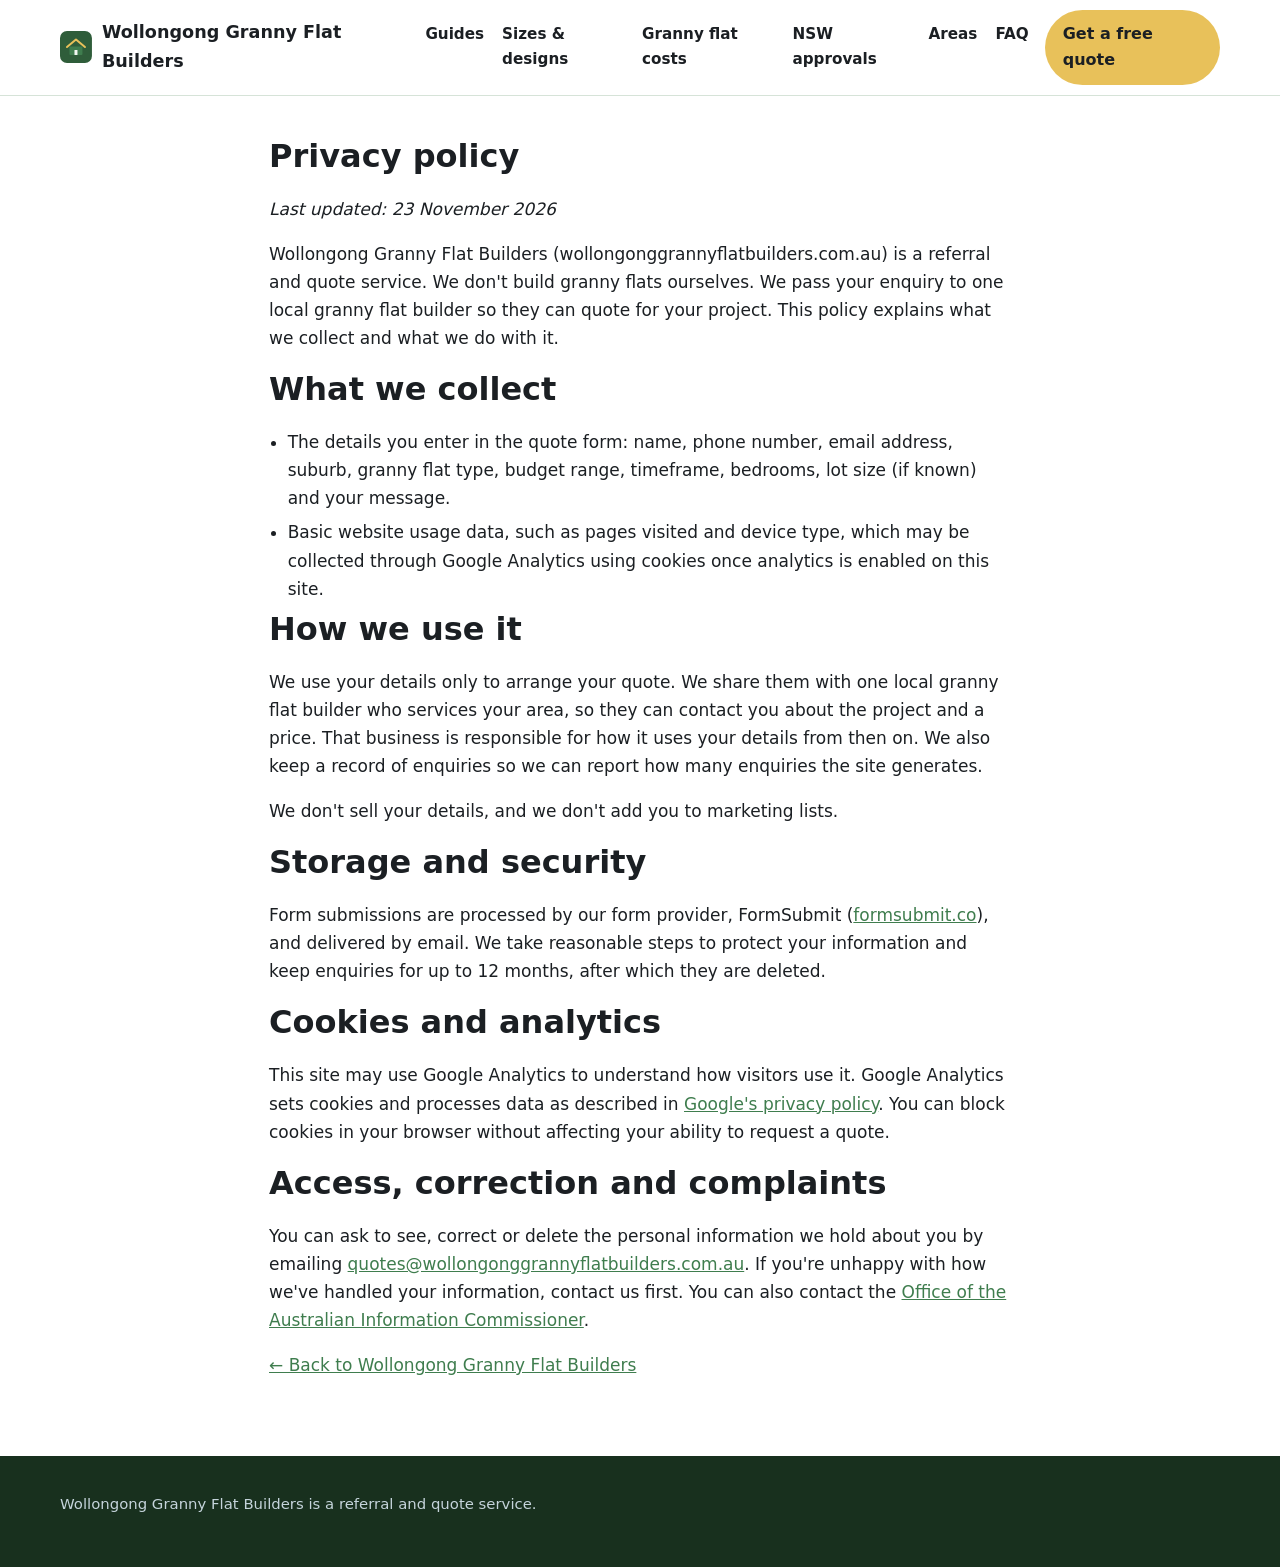
<file: privacy.html>
<!doctype html>
<html lang="en-AU">
<head>
<meta charset="utf-8">
<!-- Search Console verification meta tag goes here once the property is created -->
<meta name="viewport" content="width=device-width, initial-scale=1">
<title>Privacy Policy | Wollongong Granny Flat Builders</title>
<meta name="description" content="How Wollongong Granny Flat Builders collects, uses and shares the details you send when you request a quote.">
<link rel="canonical" href="https://wollongonggrannyflatbuilders.com.au/privacy.html">
<link rel="icon" href="/favicon.svg" type="image/svg+xml">
<meta name="theme-color" content="#2f5d3a">
<meta property="og:type" content="website">
<meta property="og:locale" content="en_AU">
<meta property="og:site_name" content="Wollongong Granny Flat Builders">
<meta property="og:title" content="Privacy Policy | Wollongong Granny Flat Builders">
<meta property="og:description" content="How Wollongong Granny Flat Builders collects, uses and shares the details you send when you request a quote.">
<meta property="og:url" content="https://wollongonggrannyflatbuilders.com.au/privacy.html">
<meta property="og:image" content="https://wollongonggrannyflatbuilders.com.au/img/hero.jpg">
<meta name="twitter:card" content="summary_large_image">
<meta name="twitter:image" content="https://wollongonggrannyflatbuilders.com.au/img/hero.jpg">
<script>document.documentElement.classList.add('js')</script>
<link rel="stylesheet" href="/styles.css">
<!-- GA4 Measurement ID G-FY9GZ0JT7L -->
<script async src="https://www.googletagmanager.com/gtag/js?id=G-FY9GZ0JT7L"></script>
<script>window.dataLayer=window.dataLayer||[];function gtag(){dataLayer.push(arguments);}gtag('js',new Date());gtag('config','G-FY9GZ0JT7L');</script>

</head>
<body>
<a class="skip-link" href="#main">Skip to content</a>
<header class="site-header">
  <div class="wrap">
    <a class="brand" href="/" aria-label="Wollongong Granny Flat Builders home">
      <svg viewBox="0 0 64 64" aria-hidden="true"><rect width="64" height="64" rx="14" fill="#2f5d3a"/><path d="M14 32 32 17l18 15" fill="none" stroke="#e8c15a" stroke-width="4" stroke-linecap="round" stroke-linejoin="round"/><rect x="19" y="31" width="26" height="17" rx="2" fill="#3f7d4e"/><rect x="29" y="38" width="6" height="10" fill="#f3f7f2"/></svg>
      Wollongong Granny Flat Builders
    </a>
    <nav class="nav" aria-label="Main">
      <a href="/#guides">Guides</a><a href="/granny-flat-designs/">Sizes &amp; designs</a><a href="/granny-flat-costs/">Granny flat costs</a><a href="/nsw-granny-flat-approvals/">NSW approvals</a><a href="/#areas">Areas</a><a href="/#faq">FAQ</a>
    </nav>
    <a class="btn btn-call header-call" href="#quote">Get a free quote</a>
  </div>
</header>
<main id="main" class="legal">
  <h1>Privacy policy</h1>
  <p><em>Last updated: 23 November 2026</em></p>
  <p>Wollongong Granny Flat Builders (wollongonggrannyflatbuilders.com.au) is a referral and quote service. We don't build granny flats ourselves. We pass your enquiry to one local granny flat builder so they can quote for your project. This policy explains what we collect and what we do with it.</p>
  <h2>What we collect</h2>
  <ul class="clean">
    <li>The details you enter in the quote form: name, phone number, email address, suburb, granny flat type, budget range, timeframe, bedrooms, lot size (if known) and your message.</li>
    <li>Basic website usage data, such as pages visited and device type, which may be collected through Google Analytics using cookies once analytics is enabled on this site.</li>
  </ul>
  <h2>How we use it</h2>
  <p>We use your details only to arrange your quote. We share them with one local granny flat builder who services your area, so they can contact you about the project and a price. That business is responsible for how it uses your details from then on. We also keep a record of enquiries so we can report how many enquiries the site generates.</p>
  <p>We don't sell your details, and we don't add you to marketing lists.</p>
  <h2>Storage and security</h2>
  <p>Form submissions are processed by our form provider, FormSubmit (<a href="https://formsubmit.co/" rel="noopener">formsubmit.co</a>), and delivered by email. We take reasonable steps to protect your information and keep enquiries for up to 12 months, after which they are deleted.</p>
  <h2>Cookies and analytics</h2>
  <p>This site may use Google Analytics to understand how visitors use it. Google Analytics sets cookies and processes data as described in <a href="https://policies.google.com/privacy" rel="noopener">Google's privacy policy</a>. You can block cookies in your browser without affecting your ability to request a quote.</p>
  <h2>Access, correction and complaints</h2>
  <p>You can ask to see, correct or delete the personal information we hold about you by emailing <a href="mailto:quotes@wollongonggrannyflatbuilders.com.au">quotes@wollongonggrannyflatbuilders.com.au</a>. If you're unhappy with how we've handled your information, contact us first. You can also contact the <a href="https://www.oaic.gov.au/" rel="noopener">Office of the Australian Information Commissioner</a>.</p>
  <p><a href="/">&larr; Back to Wollongong Granny Flat Builders</a></p>
</main>
<footer class="site-footer"><div class="wrap"><p>Wollongong Granny Flat Builders is a referral and quote service.</p></div></footer>
</body>
</html>
</file>
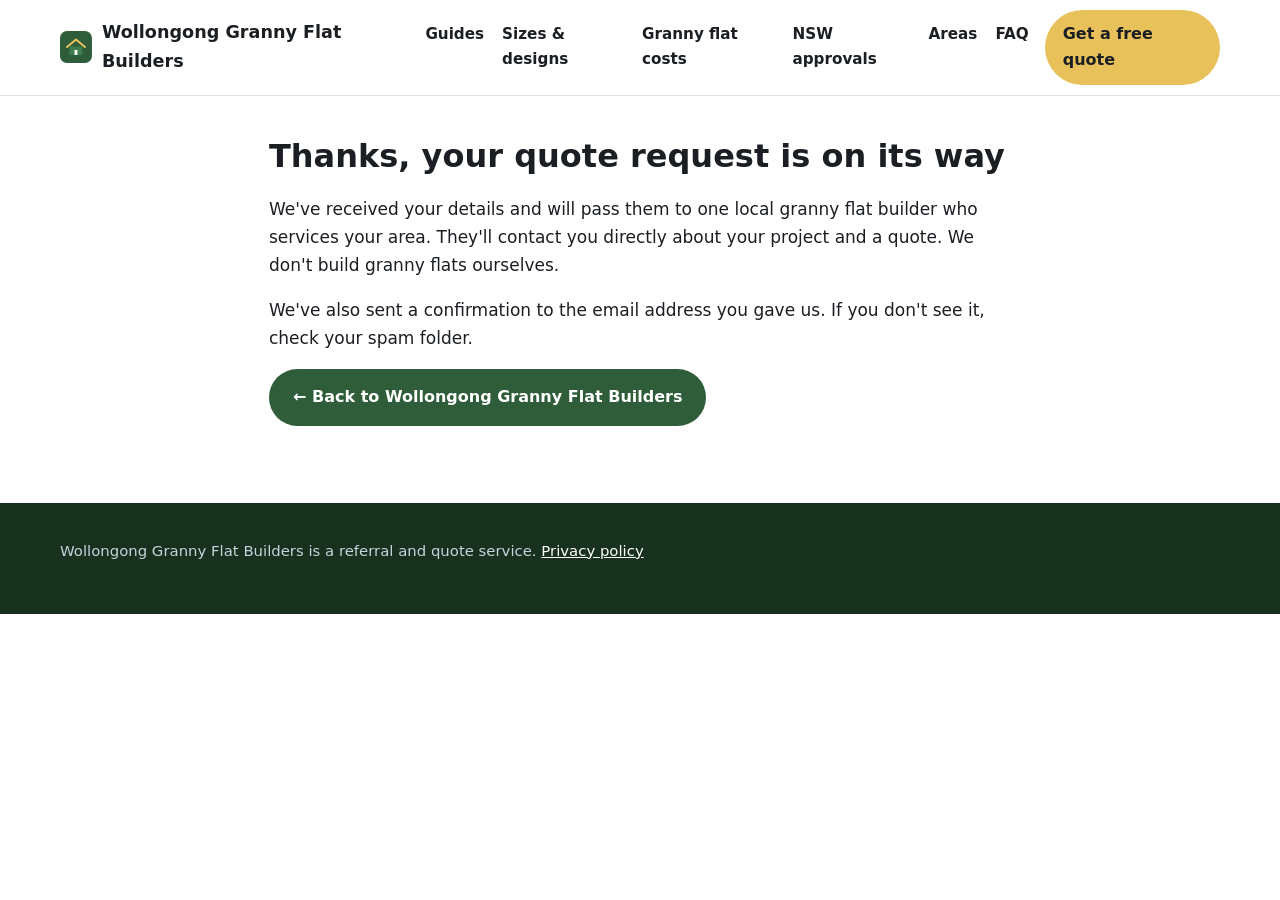
<file: thanks.html>
<!doctype html>
<html lang="en-AU">
<head>
<meta charset="utf-8">
<!-- Search Console verification meta tag goes here once the property is created -->
<meta name="viewport" content="width=device-width, initial-scale=1">
<title>Thanks, we&#x27;ve got your quote request | Wollongong Granny Flat Builders</title>
<meta name="description" content="Your quote request has been received.">
<meta name="robots" content="noindex, nofollow">
<link rel="canonical" href="https://wollongonggrannyflatbuilders.com.au/thanks.html">
<link rel="icon" href="/favicon.svg" type="image/svg+xml">
<meta name="theme-color" content="#2f5d3a">
<meta property="og:type" content="website">
<meta property="og:locale" content="en_AU">
<meta property="og:site_name" content="Wollongong Granny Flat Builders">
<meta property="og:title" content="Thanks, we&#x27;ve got your quote request | Wollongong Granny Flat Builders">
<meta property="og:description" content="Your quote request has been received.">
<meta property="og:url" content="https://wollongonggrannyflatbuilders.com.au/thanks.html">
<meta property="og:image" content="https://wollongonggrannyflatbuilders.com.au/img/hero.jpg">
<meta name="twitter:card" content="summary_large_image">
<meta name="twitter:image" content="https://wollongonggrannyflatbuilders.com.au/img/hero.jpg">
<script>document.documentElement.classList.add('js')</script>
<link rel="stylesheet" href="/styles.css">
<!-- GA4 Measurement ID G-FY9GZ0JT7L -->
<script async src="https://www.googletagmanager.com/gtag/js?id=G-FY9GZ0JT7L"></script>
<script>window.dataLayer=window.dataLayer||[];function gtag(){dataLayer.push(arguments);}gtag('js',new Date());gtag('config','G-FY9GZ0JT7L');</script>
<script>(function(){var fired=false;function fire(){if(fired)return;if(typeof gtag!=='function'){if(document.readyState!=='complete')setTimeout(fire,50);return;}var tok=null,done=null,ref='',qid=false;try{tok=sessionStorage.getItem('rws_lead_token');done=sessionStorage.getItem('rws_lead_done');}catch(e){}ref=document.referrer||'';try{qid=/(?:^|[?&])lead=1(?:&|$)/.test(location.search);}catch(e){}var via=!!(qid||tok||/formsubmit[.]co/i.test(ref));if(tok&&tok===done)return;if(!via&&(done==='direct'||done==='redirect'))return;fired=true;var flow=tok?'form':(via?'redirect':'direct');gtag('event','generate_lead',{form_name:'granny_flat_quote',lead_source:'wollongonggrannyflatbuilders.com.au',lead_flow:flow,page_referrer:ref,transport_type:'beacon',send_to:'G-FY9GZ0JT7L'});try{sessionStorage.setItem('rws_lead_done',tok||(flow==='direct'?'direct':'redirect'));}catch(e){}}if(document.readyState==='complete')fire();else window.addEventListener('load',fire);})();</script>
</head>
<body>
<a class="skip-link" href="#main">Skip to content</a>
<header class="site-header">
  <div class="wrap">
    <a class="brand" href="/" aria-label="Wollongong Granny Flat Builders home">
      <svg viewBox="0 0 64 64" aria-hidden="true"><rect width="64" height="64" rx="14" fill="#2f5d3a"/><path d="M14 32 32 17l18 15" fill="none" stroke="#e8c15a" stroke-width="4" stroke-linecap="round" stroke-linejoin="round"/><rect x="19" y="31" width="26" height="17" rx="2" fill="#3f7d4e"/><rect x="29" y="38" width="6" height="10" fill="#f3f7f2"/></svg>
      Wollongong Granny Flat Builders
    </a>
    <nav class="nav" aria-label="Main">
      <a href="/#guides">Guides</a><a href="/granny-flat-designs/">Sizes &amp; designs</a><a href="/granny-flat-costs/">Granny flat costs</a><a href="/nsw-granny-flat-approvals/">NSW approvals</a><a href="/#areas">Areas</a><a href="/#faq">FAQ</a>
    </nav>
    <a class="btn btn-call header-call" href="#quote">Get a free quote</a>
  </div>
</header>
<main id="main" class="legal">
  <h1>Thanks, your quote request is on its way</h1>
  <p>We've received your details and will pass them to one local granny flat builder who services your area. They'll contact you directly about your project and a quote. We don't build granny flats ourselves.</p>
  <p>We've also sent a confirmation to the email address you gave us. If you don't see it, check your spam folder.</p>
  <p><a class="btn btn-primary" href="/">&larr; Back to Wollongong Granny Flat Builders</a></p>
</main>
<footer class="site-footer"><div class="wrap"><p>Wollongong Granny Flat Builders is a referral and quote service. <a href="/privacy.html">Privacy policy</a></p></div></footer>
</body>
</html>
</file>
<file: styles.css>
:root{
  --green:#2f5d3a;--green-2:#3f7d4e;--yellow:#e8c15a;--ink:#1b1f23;--muted:#555e66;
  --bg:#ffffff;--soft:#f3f7f2;--line:#d6e3d8;--radius:14px;--max:1200px;
}
*{box-sizing:border-box}
html{scroll-behavior:smooth}
body{margin:0;font-family:system-ui,-apple-system,"Segoe UI",Roboto,Arial,sans-serif;color:var(--ink);background:var(--bg);line-height:1.65;font-size:17px;padding-bottom:72px}
@media(min-width:800px){body{padding-bottom:0}}
img,svg{max-width:100%}
a{color:var(--green-2)}
a:focus-visible,button:focus-visible,input:focus-visible,select:focus-visible,textarea:focus-visible{outline:3px solid var(--yellow);outline-offset:2px}
.wrap{max-width:var(--max);margin:0 auto;padding:0 20px}
.skip-link{position:absolute;left:-999px;top:0;background:#fff;padding:8px 12px;z-index:100}
.skip-link:focus{left:8px}
h1,h2,h3{line-height:1.25;margin:0 0 .6em}
h1{font-size:clamp(1.9rem,4.5vw,2.9rem)}
h2{font-size:clamp(1.5rem,3vw,2rem);margin-top:0}
h3{font-size:1.15rem}
p{margin:0 0 1em}

/* header */
.site-header{background:#fff;border-bottom:1px solid var(--line);position:sticky;top:0;z-index:50}
.site-header .wrap{display:flex;align-items:center;justify-content:space-between;gap:16px;padding-top:10px;padding-bottom:10px}
.brand{display:flex;align-items:center;gap:10px;font-weight:800;color:var(--ink);text-decoration:none;font-size:1.1rem}
.brand svg{width:34px;height:34px}
.nav{display:none;gap:18px}
.nav a{color:var(--ink);text-decoration:none;font-weight:600;font-size:.95rem}
.nav a:hover{color:var(--green-2)}
@media(min-width:900px){.nav{display:flex}}

/* buttons */
.btn{display:inline-flex;align-items:center;justify-content:center;gap:8px;font-weight:700;border-radius:999px;padding:13px 22px;text-decoration:none;border:2px solid transparent;cursor:pointer;font-size:1rem}
.btn svg{width:20px;height:20px}
.btn-call{background:var(--yellow);color:#1b1f23}
.btn-call:hover{background:#e8c15a}
.btn-ghost{background:transparent;color:#fff;border-color:rgba(255,255,255,.7)}
.btn-ghost:hover{background:rgba(255,255,255,.12)}
.btn-primary{background:var(--green);color:#fff}
.btn-primary:hover{background:var(--green-2)}
.header-call{display:none}
@media(min-width:600px){.header-call{display:inline-flex;padding:9px 16px}}

/* hero */
.hero{background:linear-gradient(135deg,#2f5d3a 0%,#3f7d4e 60%,#3f7d4e 100%);color:#fff;padding:48px 0 56px}
.hero .wrap{display:grid;gap:32px}
@media(min-width:900px){.hero .wrap{grid-template-columns:1.15fr .85fr;align-items:center}}
.hero p.lead{font-size:1.15rem;color:#eaf3ec;max-width:38em}
.hero .ctas{display:flex;flex-wrap:wrap;gap:12px;margin:22px 0 18px}
.ticks{list-style:none;padding:0;margin:0;display:grid;gap:6px;color:#eaf3ec}
.ticks li{display:flex;gap:8px;align-items:flex-start}
.ticks svg{flex:0 0 20px;width:20px;height:20px;margin-top:3px}
.hero-card{background:#fff;color:var(--ink);border-radius:var(--radius);padding:22px;box-shadow:0 12px 30px rgba(0,0,0,.18)}
.hero-card h2{font-size:1.25rem}
.hero-card ol{margin:0;padding-left:1.2em}
.hero-card li{margin-bottom:.5em}

/* sections */
section{padding:56px 0}
section.alt{background:var(--soft)}
.intro{max-width:46em}
.grid{display:grid;gap:18px}
@media(min-width:700px){.grid-2{grid-template-columns:1fr 1fr}.grid-3{grid-template-columns:repeat(3,1fr)}}
.card{background:#fff;border:1px solid var(--line);border-radius:var(--radius);padding:20px}
.card .size{display:inline-block;background:var(--green);color:#fff;font-weight:800;border-radius:8px;padding:3px 10px;margin-bottom:8px}
.icon{width:36px;height:36px;color:var(--green);margin-bottom:6px}

table{width:100%;border-collapse:collapse;background:#fff;border-radius:var(--radius);overflow:hidden;border:1px solid var(--line)}
caption{text-align:left;font-weight:700;padding:0 0 10px}
th,td{padding:12px 14px;text-align:left;border-bottom:1px solid var(--line);vertical-align:top}
th{background:#e6efe7;font-size:.95rem}
.table-scroll{overflow-x:auto}
.note{font-size:.93rem;color:var(--muted)}
.yes h3{color:var(--green)}
.no h3{color:#b02a37}
ul.clean{padding-left:1.1em;margin:0}
ul.clean li{margin-bottom:.35em}

.areas{display:flex;flex-wrap:wrap;gap:8px;list-style:none;padding:0;margin:0 0 1em}
.areas li{background:#fff;border:1px solid var(--line);border-radius:999px;padding:6px 14px;font-size:.95rem}

/* faq */
details{background:#fff;border:1px solid var(--line);border-radius:var(--radius);padding:4px 18px;margin-bottom:10px}
summary{cursor:pointer;font-weight:700;padding:12px 0;list-style:none}
summary::-webkit-details-marker{display:none}
summary::after{content:"+";float:right;font-size:1.3rem;line-height:1;color:var(--green)}
details[open] summary::after{content:"–"}

/* form */
.quote{background:var(--green);color:#fff}
.quote .wrap{display:grid;gap:28px}
@media(min-width:900px){.quote .wrap{grid-template-columns:.8fr 1.2fr}}
.quote p{color:#eaf3ec}
form.quote-form{background:#fff;color:var(--ink);border-radius:var(--radius);padding:22px;display:grid;gap:14px}
@media(min-width:600px){form.quote-form{grid-template-columns:1fr 1fr}.full{grid-column:1/-1}}
label{display:block;font-weight:600;font-size:.95rem;margin-bottom:4px}
input,select,textarea{width:100%;font:inherit;padding:11px 12px;border:1.5px solid #b8c4bd;border-radius:10px;background:#fff;color:var(--ink)}
textarea{min-height:110px;resize:vertical}
.req{color:#b02a37}
.consent{font-size:.88rem;color:var(--muted)}

/* footer */
.site-footer{background:#18301e;color:#c5d4db;padding:36px 0;font-size:.93rem}
.site-footer a{color:#fff}
.site-footer .wrap{display:grid;gap:10px}

/* sticky mobile call bar */
.mobile-call{position:fixed;left:0;right:0;bottom:0;z-index:60;display:flex;gap:8px;padding:10px 12px;background:#fff;border-top:1px solid var(--line);box-shadow:0 -6px 18px rgba(0,0,0,.08)}
.mobile-call .btn{flex:1;padding:12px 10px}
@media(min-width:800px){.mobile-call{display:none}}

.legal{max-width:46em;padding:40px 20px 60px;margin:0 auto}
.legal h1{font-size:2rem}

/* images */
.about-grid{display:grid;gap:28px;align-items:center}
@media(min-width:900px){.about-grid{grid-template-columns:1.2fr .8fr}}
figure{margin:0}
.photo img{width:100%;height:auto;display:block;border-radius:var(--radius)}
.photo figcaption,.size-figs figcaption{font-size:.85rem;color:var(--muted);margin-top:6px}
.local-photo{max-width:720px;margin-top:8px}
.size-figs{display:grid;gap:14px;margin:6px 0 10px;grid-template-columns:1fr}
@media(min-width:600px){.size-figs{grid-template-columns:1fr 1fr}}
.size-figs img{width:100%;height:auto;display:block;border-radius:10px;border:1px solid var(--line);background:#f3f7f2}
.size-figs figcaption{font-weight:700;color:var(--ink)}
.credits{font-size:.8rem;color:#8aa0ab}

/* banner hero */
.hero{position:relative;overflow:hidden;background:#18301e;padding:56px 0 64px}
.hero-bg,.hero-bg img{position:absolute;inset:0;width:100%;height:100%}
.hero-bg img{object-fit:cover;object-position:center 40%;filter:brightness(1.08)}
.hero::before{content:"";position:absolute;inset:0;z-index:1;background:linear-gradient(90deg,rgba(6,30,48,.82) 0%,rgba(6,30,48,.55) 42%,rgba(6,30,48,.22) 100%)}
.hero .wrap.hero-grid{position:relative;z-index:2;display:grid;gap:32px;align-items:center}
@media(min-width:960px){.hero .wrap.hero-grid{grid-template-columns:1.05fr .95fr;gap:48px}.hero{padding:72px 0 80px}}
.hero h1{text-shadow:0 2px 4px rgba(0,0,0,.45),0 4px 22px rgba(0,0,0,.45)}
.hero .lead,.hero .updated{text-shadow:0 1px 3px rgba(0,0,0,.6)}
.hero-copy .ticks{margin:6px 0 20px}
.hero-copy .ctas{margin:0}
.hero-form-card{background:#fff;color:var(--ink);border-radius:var(--radius);padding:24px;box-shadow:0 18px 40px rgba(0,0,0,.35);scroll-margin-top:80px}
.hero-form-card h2{font-size:1.45rem;margin-bottom:.3em}
.hero-form-card .form-intro{color:var(--muted);font-size:.95rem;margin-bottom:12px}
.hero-form-card form.quote-form{padding:0;box-shadow:none;border-radius:0;gap:12px}
.hero-form-card input,.hero-form-card select,.hero-form-card textarea{padding:9px 11px}
.hero-form-card textarea{min-height:72px}
.hero-form-card .consent{margin:10px 0 0}
.photo-credit{position:absolute;right:10px;bottom:6px;z-index:2;margin:0;font-size:.72rem;color:rgba(255,255,255,.8)}
.photo-credit a{color:#fff}
.how-card{background:#fff;color:var(--ink);border-radius:var(--radius);padding:22px}
.how-card ol{margin:0;padding-left:1.2em}.how-card li{margin-bottom:.5em}

/* v2 */
.hero .lead{color:#fff}
.updated{font-size:.85rem;color:#eaf3ec;margin:14px 0 0}
.updated-dark{font-size:.9rem;color:var(--muted);font-weight:600;margin-top:-.4em}
fieldset{border:0;margin:0;padding:0;min-width:0}
.step{display:grid;gap:12px;grid-template-columns:1fr}
@media(min-width:600px){.step{grid-template-columns:1fr 1fr}}
.step-label{font-size:.8rem;font-weight:700;text-transform:uppercase;letter-spacing:.04em;color:var(--green-2);margin-bottom:6px;padding:0}
.step-2{margin-top:16px}
.js .is-step-1 .step-2{display:none}
.js .is-step-2 .step-1{display:none}
.js .is-step-2 .step-2{margin-top:0}
.js-only{display:none}
.js .js-only{display:block}
.js .step2-actions .js-only{display:inline-block}
.other-wrap{display:none}.other-wrap.show{display:block}
html:not(.js) .other-wrap{display:block}
.btn-block{width:100%}
.btn-link{background:none;border:0;color:var(--green-2);font:inherit;font-weight:600;cursor:pointer;margin-left:14px;text-decoration:underline}
.microcopy{font-size:.86rem;color:var(--muted);margin:0}
.form-error{color:#b02a37;font-weight:600;font-size:.9rem;margin:0}
[aria-invalid="true"]{border-color:#b02a37}
.hero-form-card .quote-form{display:block}
.trust{background:#18301e;color:#eaf3ec;padding:16px 0}
.trust-list{list-style:none;margin:0 auto;display:grid;gap:10px 24px;grid-template-columns:1fr}
@media(min-width:700px){.trust-list{grid-template-columns:1fr 1fr}}
@media(min-width:1000px){.trust-list{grid-template-columns:repeat(4,1fr)}}
.trust-list li{display:flex;gap:8px;align-items:flex-start;font-size:.95rem}
.trust-list svg{flex:0 0 20px;width:20px;height:20px;color:var(--yellow);margin-top:3px}
.trust-list strong{color:#fff}
ol.steps{list-style:none;padding:0;margin:0 0 16px}
.step-num{display:inline-grid;place-items:center;width:34px;height:34px;border-radius:50%;background:var(--yellow);color:#1b1f23;font-weight:800;margin-bottom:8px}
.equiv{font-weight:700;color:var(--green-2);margin:-.2em 0 .5em}
.price-table td{white-space:nowrap}
.area-groups{display:grid;gap:8px 28px;margin-bottom:12px}
@media(min-width:800px){.area-groups{grid-template-columns:1fr 1fr}}
.area-group h3{font-size:1rem;margin:10px 0 8px}
/* photo cards */
.photo-cards{display:grid;gap:20px;grid-template-columns:1fr;margin:10px 0 28px}
@media(min-width:620px){.photo-cards{grid-template-columns:1fr 1fr}}
@media(min-width:1000px){.photo-cards{grid-template-columns:repeat(4,1fr)}}
.photo-card{position:relative;display:flex;flex-direction:column;background:#fff;border:1px solid var(--line);border-radius:var(--radius);overflow:hidden;text-decoration:none;color:var(--ink);box-shadow:0 6px 18px rgba(0,0,0,.06);transition:transform .15s,box-shadow .15s}
.photo-card:hover{transform:translateY(-2px);box-shadow:0 10px 24px rgba(0,0,0,.1)}
.pc-img{display:block;aspect-ratio:4/3;overflow:hidden;background:#f3f7f2}
.pc-img img{width:100%;height:100%;object-fit:cover;display:block}
.pc-svg img{object-fit:contain;padding:12px}
.pc-icon{position:absolute;left:18px;top:-26px;width:52px;height:52px;border-radius:50%;background:var(--yellow);color:#18301e;display:grid;place-items:center;border:4px solid #fff;box-shadow:0 4px 10px rgba(0,0,0,.15)}
.pc-icon svg{width:24px;height:24px}
.pc-body{position:relative;display:block;padding:34px 18px 18px}
.pc-title{display:block;font-size:1.1rem;margin-bottom:6px}
.pc-text{display:block;font-size:.95rem;color:var(--muted)}
.more-jobs h3{margin-bottom:.4em}
/* truck band */
.band-wrap{padding:8px 0 48px}
.truck-band{position:relative;border-radius:var(--radius);overflow:hidden;min-height:260px;display:flex;align-items:flex-end}
.truck-band img{position:absolute;inset:0;width:100%;height:100%;object-fit:cover;object-position:center 60%}
.truck-band::after{content:"";position:absolute;inset:0;background:linear-gradient(90deg,rgba(6,30,48,.72) 0%,rgba(6,30,48,.35) 55%,rgba(6,30,48,0) 100%)}
.band-text{position:relative;z-index:1;padding:28px;max-width:560px}
.band-line{color:#fff;font-size:clamp(1.4rem,3vw,2rem);font-weight:800;line-height:1.2;margin:0 0 16px;text-shadow:0 2px 8px rgba(0,0,0,.4)}
@media(min-width:900px){.truck-band{min-height:420px;align-items:center}.band-text{padding:44px}}
.closing-inner{display:grid;gap:12px;align-items:center}
@media(min-width:900px){.quote .wrap.closing-inner{grid-template-columns:1fr auto}}
.closing-grid{display:grid;gap:28px;align-items:center}
@media(min-width:900px){.quote .wrap.closing-grid{grid-template-columns:.9fr 1.1fr}}
.closing-photo img{width:100%;height:auto;display:block;border-radius:var(--radius);box-shadow:0 12px 30px rgba(0,0,0,.25)}

/* How it works step photos */
.step-card{padding:0;overflow:hidden;display:flex;flex-direction:column}
.step-img{display:block;aspect-ratio:3/2;background:#e6efe7}
.step-img img{display:block;width:100%;height:100%;object-fit:cover;border-radius:var(--radius) var(--radius) 0 0}
.step-body{position:relative;padding:30px 20px 20px}
.step-card .step-num{position:absolute;top:-21px;left:20px;width:42px;height:42px;margin:0;font-size:1.1rem;border:3px solid #fff;box-shadow:0 2px 6px rgba(0,0,0,.18)}
.step-card h3{margin-top:0}

/* seo-pages-v1 */
.page-hero{background:var(--green);color:#fff;padding:34px 0 38px}
.page-hero h1{color:#fff;margin-bottom:.4em}
.page-hero .lead{color:#fff;font-size:1.12rem;max-width:44em;margin-bottom:.6em}
.page-hero .updated{color:#eaf3ec;font-size:.9rem;margin:0}
.crumbs{font-size:.9rem;margin-bottom:14px;color:#eaf3ec}
.crumbs ol{list-style:none;padding:0;margin:0;display:flex;flex-wrap:wrap;gap:6px}
.crumbs li+li::before{content:"›";margin-right:6px;opacity:.8}
.crumbs a{color:#fff}
.page-grid{display:grid;gap:36px;padding-top:40px;padding-bottom:48px}
@media(min-width:960px){.page-grid{grid-template-columns:minmax(0,1fr) 380px;align-items:start}.page-aside{position:sticky;top:84px}}
.page-body h2{margin-top:1.4em;font-size:clamp(1.3rem,2.6vw,1.7rem)}
.page-body h2:first-child{margin-top:0}
.page-body figure{margin:0 0 1.4em}
.page-body figure img{width:100%;height:auto;border-radius:var(--radius);display:block}
.page-body figcaption{font-size:.85rem;color:var(--muted);margin-top:6px}
.page-body table{width:100%;border-collapse:collapse;margin:0 0 1.2em}
.page-body th,.page-body td{border:1px solid var(--line);padding:8px 10px;text-align:left;vertical-align:top}
.page-body .callout{background:var(--soft);border-left:4px solid var(--green);padding:14px 16px;border-radius:8px;margin:0 0 1.2em}
.page-body .sources{font-size:.88rem;color:var(--muted)}
.link-list{display:flex;flex-wrap:wrap;gap:10px;list-style:none;padding:0;margin:0 0 1em}
.link-list a{display:inline-block;background:#fff;border:1px solid var(--line);border-radius:999px;padding:7px 15px;text-decoration:none;font-weight:600}
.link-list a:hover{border-color:var(--green)}
.areas a{text-decoration:none;font-weight:600}
.guide-cards{display:grid;gap:16px}
@media(min-width:700px){.guide-cards{grid-template-columns:repeat(3,1fr)}}
.guide-cards a{display:block;background:#fff;border:1px solid var(--line);border-radius:var(--radius);padding:18px;text-decoration:none;color:var(--ink)}
.guide-cards a strong{display:block;color:var(--green-2);font-size:1.08rem;margin-bottom:4px}
.guide-cards a:hover{border-color:var(--green)}
.footer-links{display:flex;flex-wrap:wrap;gap:6px 14px}

/* site-specific */
.photo-note{font-size:.8rem;color:var(--muted);margin-top:8px}
.disclaimer{background:#fff8e6;border:1px solid #f0d58a;border-radius:var(--radius);padding:16px 18px;font-size:.95rem}

/* summary-v1 */
.summary{font-size:1.05rem;font-weight:600;max-width:44em;margin:0 0 .7em}
.hero .summary,.page-hero .summary{color:#fff}

/* pool sites */
.hero .h3-tag{font-size:1.05rem;color:#eaf3ec;margin:0 0 14px;max-width:38em}
.credit-line{font-size:.8rem;color:#8aa0ab}
.page-aside .microcopy{margin-top:8px}
.callout strong{color:var(--ink)}
.factor-grid{display:grid;gap:14px}
@media(min-width:700px){.factor-grid{grid-template-columns:1fr 1fr}}
.type-grid .photo-card{min-height:100%}

.narrow-copy{max-width:860px}
</file>
